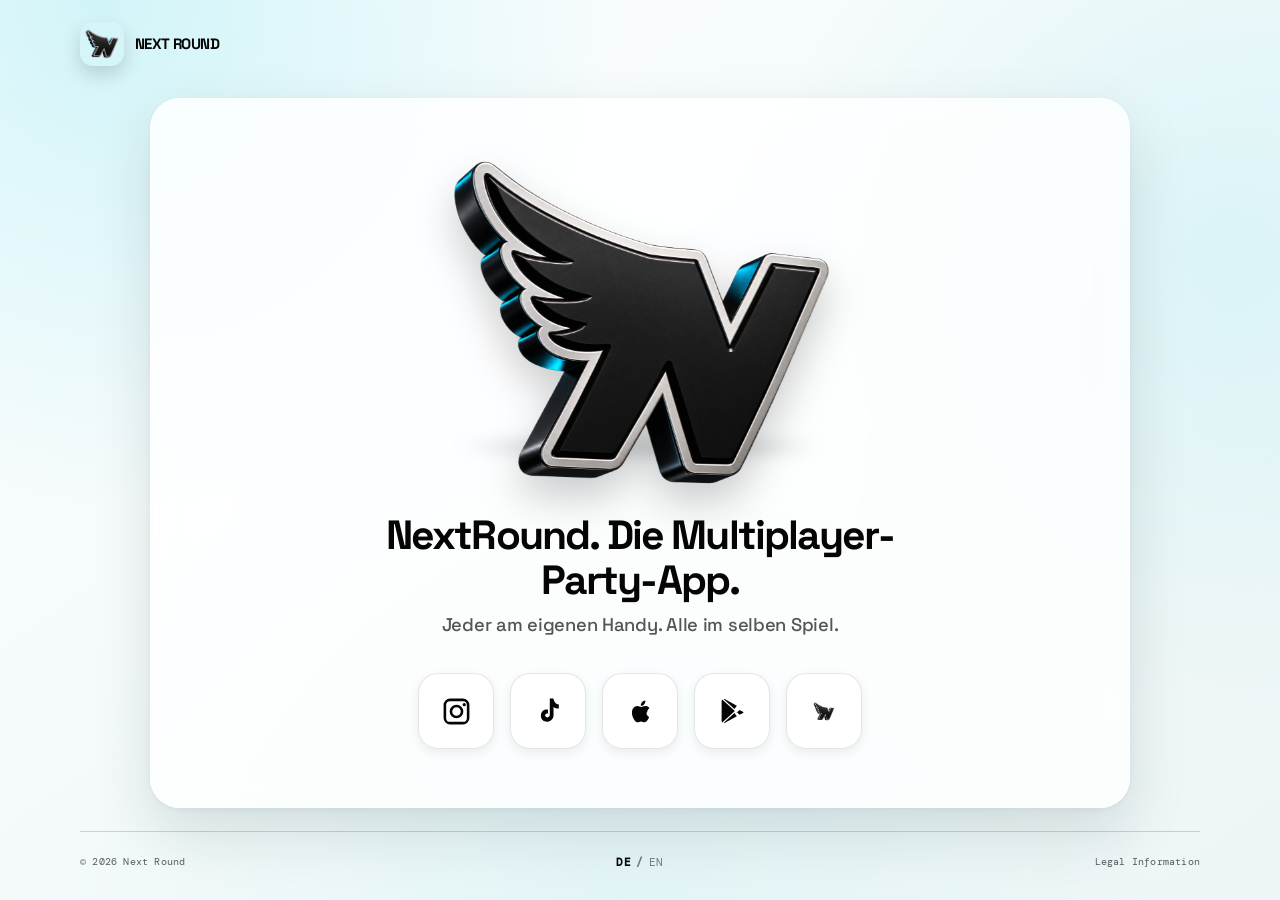
<file: index.html>
<!doctype html>
<html lang="de">
<head>
  <meta charset="utf-8">
  <meta name="viewport" content="width=device-width,initial-scale=1">
  <meta name="theme-color" content="#edf5f6">

  <title>NextRound. Die Multiplayer-Party-App.</title>

  <meta
    name="description"
    content="NextRound. Die Multiplayer-Party-App. Jeder am eigenen Handy. Alle im selben Spiel."
  >

  <meta property="og:title" content="NextRound. Die Multiplayer-Party-App.">
  <meta
    property="og:description"
    content="Jeder am eigenen Handy. Alle im selben Spiel."
  >
  <meta property="og:type" content="website">
  <meta
    property="og:image"
    content="https://ntjourney.github.io/C109D335-EFBE-4BED-9522-CA814AA267DD.png"
  >
  <meta property="og:image:alt" content="NextRound Logo">

  <meta name="twitter:card" content="summary_large_image">
  <meta name="twitter:title" content="NextRound. Die Multiplayer-Party-App.">
  <meta
    name="twitter:description"
    content="Jeder am eigenen Handy. Alle im selben Spiel."
  >
  <meta
    name="twitter:image"
    content="https://ntjourney.github.io/C109D335-EFBE-4BED-9522-CA814AA267DD.png"
  >

  <!-- styles.css: globaler Legal-Stil -->
  <!-- home.css: nur Hero, Buttons und Startseiten-Elemente -->
  <link rel="stylesheet" href="styles.css">
  <link rel="stylesheet" href="home.css">

  <style>
    /* Sprachumschaltung im Footer */
    .language-switch {
      display: flex;
      align-items: center;
      gap: 8px;
      font: 500 11px "DM Mono", monospace;
      letter-spacing: .04em;
      text-transform: uppercase;
    }

    .language-active,
    .language-separator {
      color: #050505;
      font-weight: 700;
    }

    .language-switch a {
      color: #777;
      font-weight: 400;
      text-decoration: none;
      transition: color .18s ease;
    }

    .language-switch a:hover {
      color: #168e99;
      text-decoration: underline;
      text-decoration-color: #66dce8;
    }

    /* Verhindert alte automatisch erzeugte Trenner */
    .language-switch::before,
    .language-switch::after,
    .language-switch *::before,
    .language-switch *::after {
      content: none !important;
      display: none !important;
    }

    /* Store-Modal */
    .store-modal[hidden] {
      display: none;
    }

    .store-modal {
      position: fixed;
      z-index: 1000;
      inset: 0;
    }

    .store-modal__backdrop {
      position: absolute;
      inset: 0;
      background: rgba(5, 5, 5, .42);
      backdrop-filter: blur(10px);
    }

    .store-modal__card {
      position: relative;
      z-index: 1;
      top: 50%;
      left: 50%;
      width: min(91vw, 480px);
      padding: 46px 34px 36px;
      border: 1px solid rgba(0, 0, 0, .06);
      border-radius: 30px;
      background: rgba(255, 255, 255, .97);
      box-shadow: 0 28px 80px rgba(0, 0, 0, .25);
      transform: translate(-50%, -50%);
      text-align: center;
    }

    .store-modal__close {
      position: absolute;
      top: 17px;
      right: 17px;
      display: grid;
      place-items: center;
      width: 34px;
      height: 34px;
      border: 0;
      border-radius: 50%;
      background: #f1f1f1;
      color: #050505;
      font-size: 24px;
      line-height: 1;
      cursor: pointer;
      transition: transform .18s ease, background .18s ease;
    }

    .store-modal__close:hover {
      background: #e7e7e7;
      transform: scale(1.06);
    }

    .store-modal__logo {
      display: block;
      width: 120px;
      height: 120px;
      margin: 0 auto 24px;
      object-fit: contain;
      filter: drop-shadow(0 14px 12px rgba(0, 0, 0, .22));
    }

    .store-modal__kicker {
      margin: 0 0 10px;
      color: #35bccc;
      font: 500 11px "DM Mono", monospace;
      letter-spacing: .14em;
    }

    .store-modal h2 {
      margin: 0;
      color: #050505;
      font-size: clamp(28px, 6vw, 38px);
      font-weight: 700;
      letter-spacing: -.055em;
      line-height: 1.04;
    }

    .store-modal__text {
      margin: 16px 0 25px;
      color: #555;
      font-size: 16px;
      line-height: 1.55;
    }

    @media (max-width: 680px) {
      .store-modal__card {
        padding: 42px 24px 30px;
        border-radius: 26px;
      }

      .store-modal__logo {
        width: 105px;
        height: 105px;
        margin-bottom: 20px;
      }
    }
  </style>
</head>

<body>
  <div class="site">

    <header class="site-header">
      <div class="header-inner">
        <a href="index.html" class="brand" aria-label="Next Round Startseite">
          <span class="brand-logo">
            <img
              src="C109D335-EFBE-4BED-9522-CA814AA267DD.png"
              alt="Next Round Logo"
            >
          </span>

          <span class="brand-text">
            <span class="brand-name">Next Round</span>
          </span>
        </a>
      </div>
    </header>

    <main class="site-main homepage-main">
      <section class="section homepage-section">

        <section class="hero-3d" aria-label="Rotierendes Next Round N-Logo">
          <div id="logo3d"></div>
        </section>

        <p class="claim">
          <span class="claim-main">
            NextRound. Die Multiplayer-Party-App.
          </span>

          <span class="claim-sub">
            Jeder am eigenen Handy. Alle im selben Spiel.
          </span>
        </p>

        <div class="icon-row" aria-label="Next Round Links">

          <a
            class="icon-button"
            href="https://www.instagram.com/nt_j0urney?igsh=Z3h2dmNkZ2piNjZh"
            target="_blank"
            rel="noopener"
            aria-label="Instagram"
          >
            <svg viewBox="0 0 24 24" aria-hidden="true">
              <path d="M7 2h10a5 5 0 0 1 5 5v10a5 5 0 0 1-5 5H7a5 5 0 0 1-5-5V7a5 5 0 0 1 5-5Zm0 2a3 3 0 0 0-3 3v10a3 3 0 0 0 3 3h10a3 3 0 0 0 3-3V7a3 3 0 0 0-3-3H7Zm5 2.7A5.3 5.3 0 1 1 6.7 12 5.3 5.3 0 0 1 12 6.7Zm0 2A3.3 3.3 0 1 0 15.3 12 3.3 3.3 0 0 0 12 8.7ZM18 5.5a1.25 1.25 0 1 1 0 2.5 1.25 1.25 0 0 1 0-2.5Z"/>
            </svg>
          </a>

          <a
            class="icon-button"
            href="https://www.tiktok.com/@nt_journey?_r=1&_t=ZG-98kAqMVzl0T"
            target="_blank"
            rel="noopener"
            aria-label="TikTok"
          >
            <svg viewBox="0 0 24 24" aria-hidden="true">
              <path d="M15.8 2c.4 2.7 1.9 4.4 4.2 4.6v3.1c-1.5.1-2.8-.4-4.1-1.2v6.2c0 5-5.5 6.5-8.3 4.1-1.8-1.5-2-5.1-.4-6.8 1.1-1.2 2.6-1.7 4.4-1.4v3.1c-.8-.3-1.7.1-2 .7-.4.9.1 1.9 1 2.1 1.3.4 2.4-.6 2.4-1.9V2h2.8Z"/>
            </svg>
          </a>

          <button
            class="icon-button"
            type="button"
            data-store-modal
            aria-label="App Store"
          >
            <svg viewBox="0 0 24 24" aria-hidden="true">
              <path d="M17.1 12.7c0-2.2 1.8-3.2 1.9-3.3-1-1.5-2.6-1.7-3.2-1.7-1.4-.1-2.7.8-3.4.8-.7 0-1.7-.8-2.8-.8-1.5 0-2.8.9-3.5 2.2-1.5 2.6-.4 6.4 1 8.4.7 1 1.5 2.1 2.6 2.1 1 0 1.4-.7 2.7-.7 1.2 0 1.6.7 2.7.7 1.1 0 1.8-1 2.5-2 .8-1.1 1.1-2.2 1.1-2.3-.1 0-2.1-.8-2.1-3.4ZM14.9 6.3c.6-.8 1-1.8.9-2.9-.9 0-2 .6-2.6 1.4-.6.7-1.1 1.8-1 2.8 1 .1 2-.5 2.7-1.3Z"/>
            </svg>
          </button>

          <a
  class="icon-button"
  href="https://play.google.com/store/apps/details?id=com.base6a188fab0ca09e94f1d727ea.app"
  target="_blank"
  rel="noopener"
  aria-label="NextRound bei Google Play öffnen"
>
  <svg class="play" viewBox="0 0 24 24" aria-hidden="true">
    <path d="M3.5 2.4 13.9 12 3.5 21.6c-.3-.4-.5-.9-.5-1.5V3.9c0-.6.2-1.1.5-1.5Zm11.9 11 2.5-2.3c.8.4 2.2 1.2 2.8 1.5.5.3.5.8 0 1.1l-2.8 1.5-2.5-2.4Zm-1.8.2-8.8 8.1c.4.2.9.2 1.4-.1l9.4-5.2-2-2.8Zm0-3.2 2-2.8-9.4-5.2c-.5-.3-1-.3-1.4-.1l8.8 8.1Z"/>
  </svg>
</a>

          <a
            class="icon-button"
            href="https://nextround.website/"
            target="_blank"
            rel="noopener"
            aria-label="NextRound Web-App öffnen"
          >
            <img
              src="C109D335-EFBE-4BED-9522-CA814AA267DD.png"
              alt=""
              aria-hidden="true"
              style="width:28px;height:28px;object-fit:contain"
            >
          </a>

        </div>
      </section>
    </main>

    <footer class="site-footer">
      <div class="footer-inner">
        <div>© <span id="year"></span> Next Round</div>

        <div class="language-switch" aria-label="Sprache">
          <span class="language-active">DE</span>
          <span class="language-separator" aria-hidden="true">/</span>
          <a href="en/index.html" lang="en">EN</a>
        </div>

        <nav class="footer-links" aria-label="Rechtliches">
          <a href="legal.html">Legal Information</a>
        </nav>
      </div>
    </footer>

  </div>

  <div
    class="store-modal"
    id="store-modal"
    hidden
    role="dialog"
    aria-modal="true"
    aria-labelledby="modal-title"
  >
    <div class="store-modal__backdrop" data-close-modal></div>

    <section class="store-modal__card">
      <button
        class="store-modal__close"
        type="button"
        aria-label="Schließen"
        data-close-modal
      >
        ×
      </button>

      <img
        class="store-modal__logo"
        src="C109D335-EFBE-4BED-9522-CA814AA267DD.png"
        alt="NextRound Logo"
      >

      <p class="store-modal__kicker">COMING SOON</p>

      <h2 id="modal-title">
        Die App ist bald verfügbar.
      </h2>

      <p class="store-modal__text">
        Wir arbeiten mit Hochdruck daran.<br>
        Sei gespannt!
      </p>
    </section>
  </div>

  <script>
    document.getElementById("year").textContent =
      new Date().getFullYear();

    const storeModal =
      document.getElementById("store-modal");

    const openStoreModal = () => {
      storeModal.hidden = false;
      document.body.style.overflow = "hidden";
    };

    const closeStoreModal = () => {
      storeModal.hidden = true;
      document.body.style.overflow = "";
    };

    document
      .querySelectorAll("[data-store-modal]")
      .forEach((button) => {
        button.addEventListener("click", openStoreModal);
      });

    document
      .querySelectorAll("[data-close-modal]")
      .forEach((button) => {
        button.addEventListener("click", closeStoreModal);
      });

    document.addEventListener("keydown", (event) => {
      if (event.key === "Escape" && !storeModal.hidden) {
        closeStoreModal();
      }
    });
  </script>

  <script type="module" src="hero-3d.js"></script>
</body>
</html>
</file>
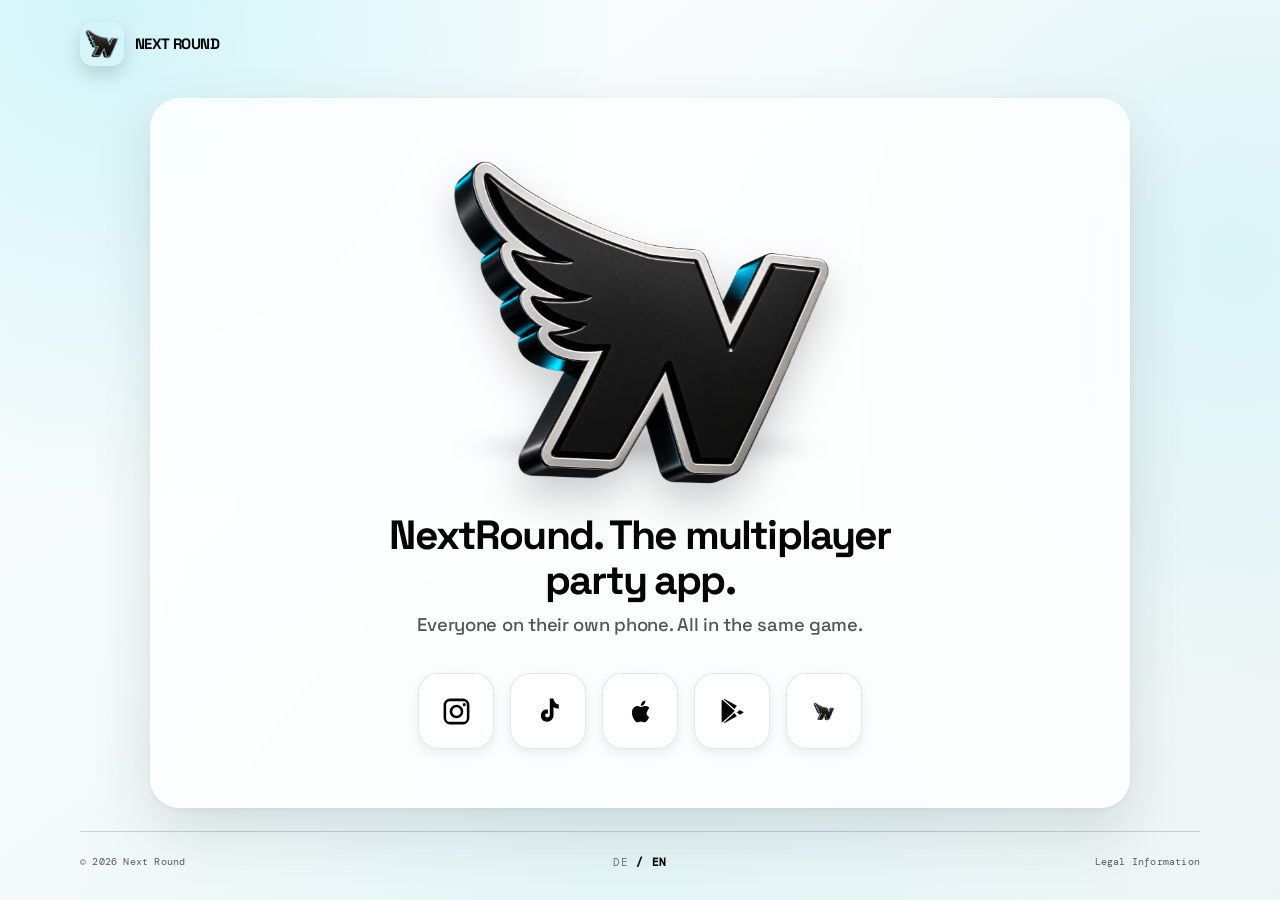
<file: en/index.html>
<!doctype html>
<html lang="en">
<head>
  <meta charset="utf-8">
  <meta name="viewport" content="width=device-width,initial-scale=1">
  <meta name="theme-color" content="#edf5f6">

  <title>NextRound. The multiplayer party app.</title>

  <meta
    name="description"
    content="NextRound. The multiplayer party app. Everyone on their own phone. All in the same game."
  >

  <meta property="og:title" content="NextRound. The multiplayer party app.">
  <meta
    property="og:description"
    content="Everyone on their own phone. All in the same game."
  >
  <meta property="og:type" content="website">
  <meta
    property="og:image"
    content="https://ntjourney.github.io/en/C109D335-EFBE-4BED-9522-CA814AA267DD.png"
  >
  <meta property="og:image:alt" content="NextRound Logo">

  <meta name="twitter:card" content="summary_large_image">
  <meta name="twitter:title" content="NextRound. The multiplayer party app.">
  <meta
    name="twitter:description"
    content="Everyone on their own phone. All in the same game."
  >
  <meta
    name="twitter:image"
    content="https://ntjourney.github.io/en/C109D335-EFBE-4BED-9522-CA814AA267DD.png"
  >

  <link rel="alternate" hreflang="de" href="https://ntjourney.github.io/">
  <link rel="alternate" hreflang="en" href="https://ntjourney.github.io/en/">
  <link rel="alternate" hreflang="x-default" href="https://ntjourney.github.io/">

  <!-- styles.css: global legal styles -->
  <!-- home.css: hero, buttons and homepage elements -->
  <link rel="stylesheet" href="styles.css">
  <link rel="stylesheet" href="home.css">

  <style>
    /* Language switcher in footer */
    .language-switch {
      display: flex;
      align-items: center;
      gap: 8px;
      font: 500 11px "DM Mono", monospace;
      letter-spacing: .04em;
      text-transform: uppercase;
    }

    .language-active,
    .language-separator {
      color: #050505;
      font-weight: 700;
    }

    .language-switch a {
      color: #777;
      font-weight: 400;
      text-decoration: none;
      transition: color .18s ease;
    }

    .language-switch a:hover {
      color: #168e99;
      text-decoration: underline;
      text-decoration-color: #66dce8;
    }

    /* Prevent previously generated separators */
    .language-switch::before,
    .language-switch::after,
    .language-switch *::before,
    .language-switch *::after {
      content: none !important;
      display: none !important;
    }

    /* Store modal */
    .store-modal[hidden] {
      display: none;
    }

    .store-modal {
      position: fixed;
      z-index: 1000;
      inset: 0;
    }

    .store-modal__backdrop {
      position: absolute;
      inset: 0;
      background: rgba(5, 5, 5, .42);
      backdrop-filter: blur(10px);
    }

    .store-modal__card {
      position: relative;
      z-index: 1;
      top: 50%;
      left: 50%;
      width: min(91vw, 480px);
      padding: 46px 34px 36px;
      border: 1px solid rgba(0, 0, 0, .06);
      border-radius: 30px;
      background: rgba(255, 255, 255, .97);
      box-shadow: 0 28px 80px rgba(0, 0, 0, .25);
      transform: translate(-50%, -50%);
      text-align: center;
    }

    .store-modal__close {
      position: absolute;
      top: 17px;
      right: 17px;
      display: grid;
      place-items: center;
      width: 34px;
      height: 34px;
      border: 0;
      border-radius: 50%;
      background: #f1f1f1;
      color: #050505;
      font-size: 24px;
      line-height: 1;
      cursor: pointer;
      transition: transform .18s ease, background .18s ease;
    }

    .store-modal__close:hover {
      background: #e7e7e7;
      transform: scale(1.06);
    }

    .store-modal__logo {
      display: block;
      width: 120px;
      height: 120px;
      margin: 0 auto 24px;
      object-fit: contain;
      filter: drop-shadow(0 14px 12px rgba(0, 0, 0, .22));
    }

    .store-modal__kicker {
      margin: 0 0 10px;
      color: #35bccc;
      font: 500 11px "DM Mono", monospace;
      letter-spacing: .14em;
    }

    .store-modal h2 {
      margin: 0;
      color: #050505;
      font-size: clamp(28px, 6vw, 38px);
      font-weight: 700;
      letter-spacing: -.055em;
      line-height: 1.04;
    }

    .store-modal__text {
      margin: 16px 0 25px;
      color: #555;
      font-size: 16px;
      line-height: 1.55;
    }

    @media (max-width: 680px) {
      .store-modal__card {
        padding: 42px 24px 30px;
        border-radius: 26px;
      }

      .store-modal__logo {
        width: 105px;
        height: 105px;
        margin-bottom: 20px;
      }
    }
  </style>
</head>

<body>
  <div class="site">

    <header class="site-header">
      <div class="header-inner">
        <a href="index.html" class="brand" aria-label="NextRound homepage">
          <span class="brand-logo">
            <img
              src="C109D335-EFBE-4BED-9522-CA814AA267DD.png"
              alt="NextRound Logo"
            >
          </span>

          <span class="brand-text">
            <span class="brand-name">Next Round</span>
          </span>
        </a>
      </div>
    </header>

    <main class="site-main homepage-main">
      <section class="section homepage-section">

        <section class="hero-3d" aria-label="Rotating NextRound N logo">
          <div id="logo3d"></div>
        </section>

        <p class="claim">
          <span class="claim-main">
            NextRound. The multiplayer party app.
          </span>

          <span class="claim-sub">
            Everyone on their own phone. All in the same game.
          </span>
        </p>

        <div class="icon-row" aria-label="NextRound links">

          <a
            class="icon-button"
            href="https://www.instagram.com/nt_j0urney?igsh=Z3h2dmNkZ2piNjZh"
            target="_blank"
            rel="noopener"
            aria-label="Instagram"
          >
            <svg viewBox="0 0 24 24" aria-hidden="true">
              <path d="M7 2h10a5 5 0 0 1 5 5v10a5 5 0 0 1-5 5H7a5 5 0 0 1-5-5V7a5 5 0 0 1 5-5Zm0 2a3 3 0 0 0-3 3v10a3 3 0 0 0 3 3h10a3 3 0 0 0 3-3V7a3 3 0 0 0-3-3H7Zm5 2.7A5.3 5.3 0 1 1 6.7 12 5.3 5.3 0 0 1 12 6.7Zm0 2A3.3 3.3 0 1 0 15.3 12 3.3 3.3 0 0 0 12 8.7ZM18 5.5a1.25 1.25 0 1 1 0 2.5 1.25 1.25 0 0 1 0-2.5Z"/>
            </svg>
          </a>

          <a
            class="icon-button"
            href="https://www.tiktok.com/@nt_journey?_r=1&_t=ZG-98kAqMVzl0T"
            target="_blank"
            rel="noopener"
            aria-label="TikTok"
          >
            <svg viewBox="0 0 24 24" aria-hidden="true">
              <path d="M15.8 2c.4 2.7 1.9 4.4 4.2 4.6v3.1c-1.5.1-2.8-.4-4.1-1.2v6.2c0 5-5.5 6.5-8.3 4.1-1.8-1.5-2-5.1-.4-6.8 1.1-1.2 2.6-1.7 4.4-1.4v3.1c-.8-.3-1.7.1-2 .7-.4.9.1 1.9 1 2.1 1.3.4 2.4-.6 2.4-1.9V2h2.8Z"/>
            </svg>
          </a>

          <button
            class="icon-button"
            type="button"
            data-store-modal
            aria-label="App Store"
          >
            <svg viewBox="0 0 24 24" aria-hidden="true">
              <path d="M17.1 12.7c0-2.2 1.8-3.2 1.9-3.3-1-1.5-2.6-1.7-3.2-1.7-1.4-.1-2.7.8-3.4.8-.7 0-1.7-.8-2.8-.8-1.5 0-2.8.9-3.5 2.2-1.5 2.6-.4 6.4 1 8.4.7 1 1.5 2.1 2.6 2.1 1 0 1.4-.7 2.7-.7 1.2 0 1.6.7 2.7.7 1.1 0 1.8-1 2.5-2 .8-1.1 1.1-2.2 1.1-2.3-.1 0-2.1-.8-2.1-3.4ZM14.9 6.3c.6-.8 1-1.8.9-2.9-.9 0-2 .6-2.6 1.4-.6.7-1.1 1.8-1 2.8 1 .1 2-.5 2.7-1.3Z"/>
            </svg>
          </button>

          <a
  class="icon-button"
  href="https://play.google.com/store/apps/details?id=com.base6a188fab0ca09e94f1d727ea.app"
  target="_blank"
  rel="noopener"
  aria-label="Open NextRound on Google Play"
>
  <svg class="play" viewBox="0 0 24 24" aria-hidden="true">
    <path d="M3.5 2.4 13.9 12 3.5 21.6c-.3-.4-.5-.9-.5-1.5V3.9c0-.6.2-1.1.5-1.5Zm11.9 11 2.5-2.3c.8.4 2.2 1.2 2.8 1.5.5.3.5.8 0 1.1l-2.8 1.5-2.5-2.4Zm-1.8.2-8.8 8.1c.4.2.9.2 1.4-.1l9.4-5.2-2-2.8Zm0-3.2 2-2.8-9.4-5.2c-.5-.3-1-.3-1.4-.1l8.8 8.1Z"/>
  </svg>
</a>

          <a
            class="icon-button"
            href="https://nextround.website/"
            target="_blank"
            rel="noopener"
            aria-label="Open the NextRound web app"
          >
            <img
              src="C109D335-EFBE-4BED-9522-CA814AA267DD.png"
              alt=""
              aria-hidden="true"
              style="width:28px;height:28px;object-fit:contain"
            >
          </a>

        </div>
      </section>
    </main>

    <footer class="site-footer">
      <div class="footer-inner">
        <div>© <span id="year"></span> Next Round</div>

        <div class="language-switch" aria-label="Language">
          <a href="../index.html" lang="de">DE</a>
          <span class="language-separator" aria-hidden="true">/</span>
          <span class="language-active">EN</span>
        </div>

        <nav class="footer-links" aria-label="Legal">
          <a href="legal.html">Legal Information</a>
        </nav>
      </div>
    </footer>

  </div>

  <div
    class="store-modal"
    id="store-modal"
    hidden
    role="dialog"
    aria-modal="true"
    aria-labelledby="modal-title"
  >
    <div class="store-modal__backdrop" data-close-modal></div>

    <section class="store-modal__card">
      <button
        class="store-modal__close"
        type="button"
        aria-label="Close"
        data-close-modal
      >
        ×
      </button>

      <img
        class="store-modal__logo"
        src="C109D335-EFBE-4BED-9522-CA814AA267DD.png"
        alt="NextRound Logo"
      >

      <p class="store-modal__kicker">COMING SOON</p>

      <h2 id="modal-title">
        The app is coming soon.
      </h2>

      <p class="store-modal__text">
        We are working hard to make it happen.<br>
        Stay tuned!
      </p>
    </section>
  </div>

  <script>
    document.getElementById("year").textContent =
      new Date().getFullYear();

    const storeModal =
      document.getElementById("store-modal");

    const openStoreModal = () => {
      storeModal.hidden = false;
      document.body.style.overflow = "hidden";
    };

    const closeStoreModal = () => {
      storeModal.hidden = true;
      document.body.style.overflow = "";
    };

    document
      .querySelectorAll("[data-store-modal]")
      .forEach((button) => {
        button.addEventListener("click", openStoreModal);
      });

    document
      .querySelectorAll("[data-close-modal]")
      .forEach((button) => {
        button.addEventListener("click", closeStoreModal);
      });

    document.addEventListener("keydown", (event) => {
      if (event.key === "Escape" && !storeModal.hidden) {
        closeStoreModal();
      }
    });
  </script>

  <script type="module" src="hero-3d.js"></script>
</body>
</html>
</file>
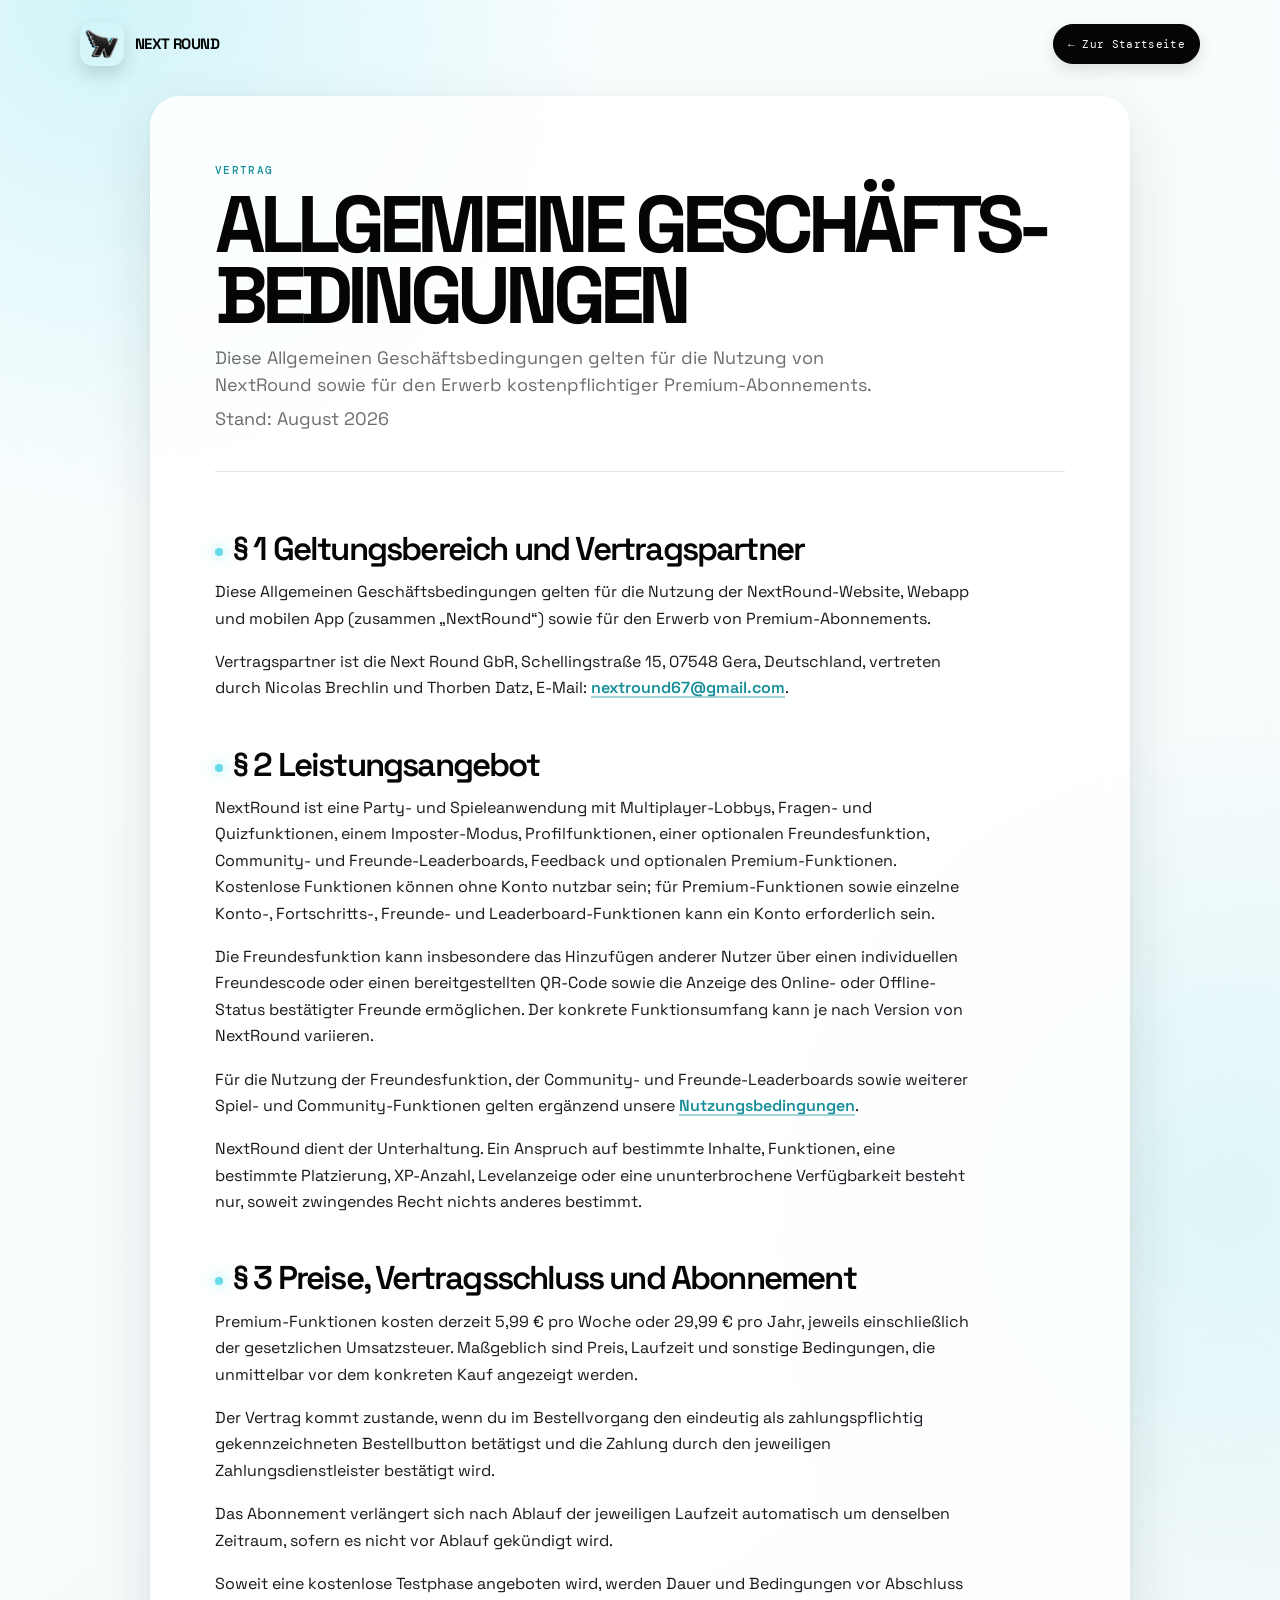
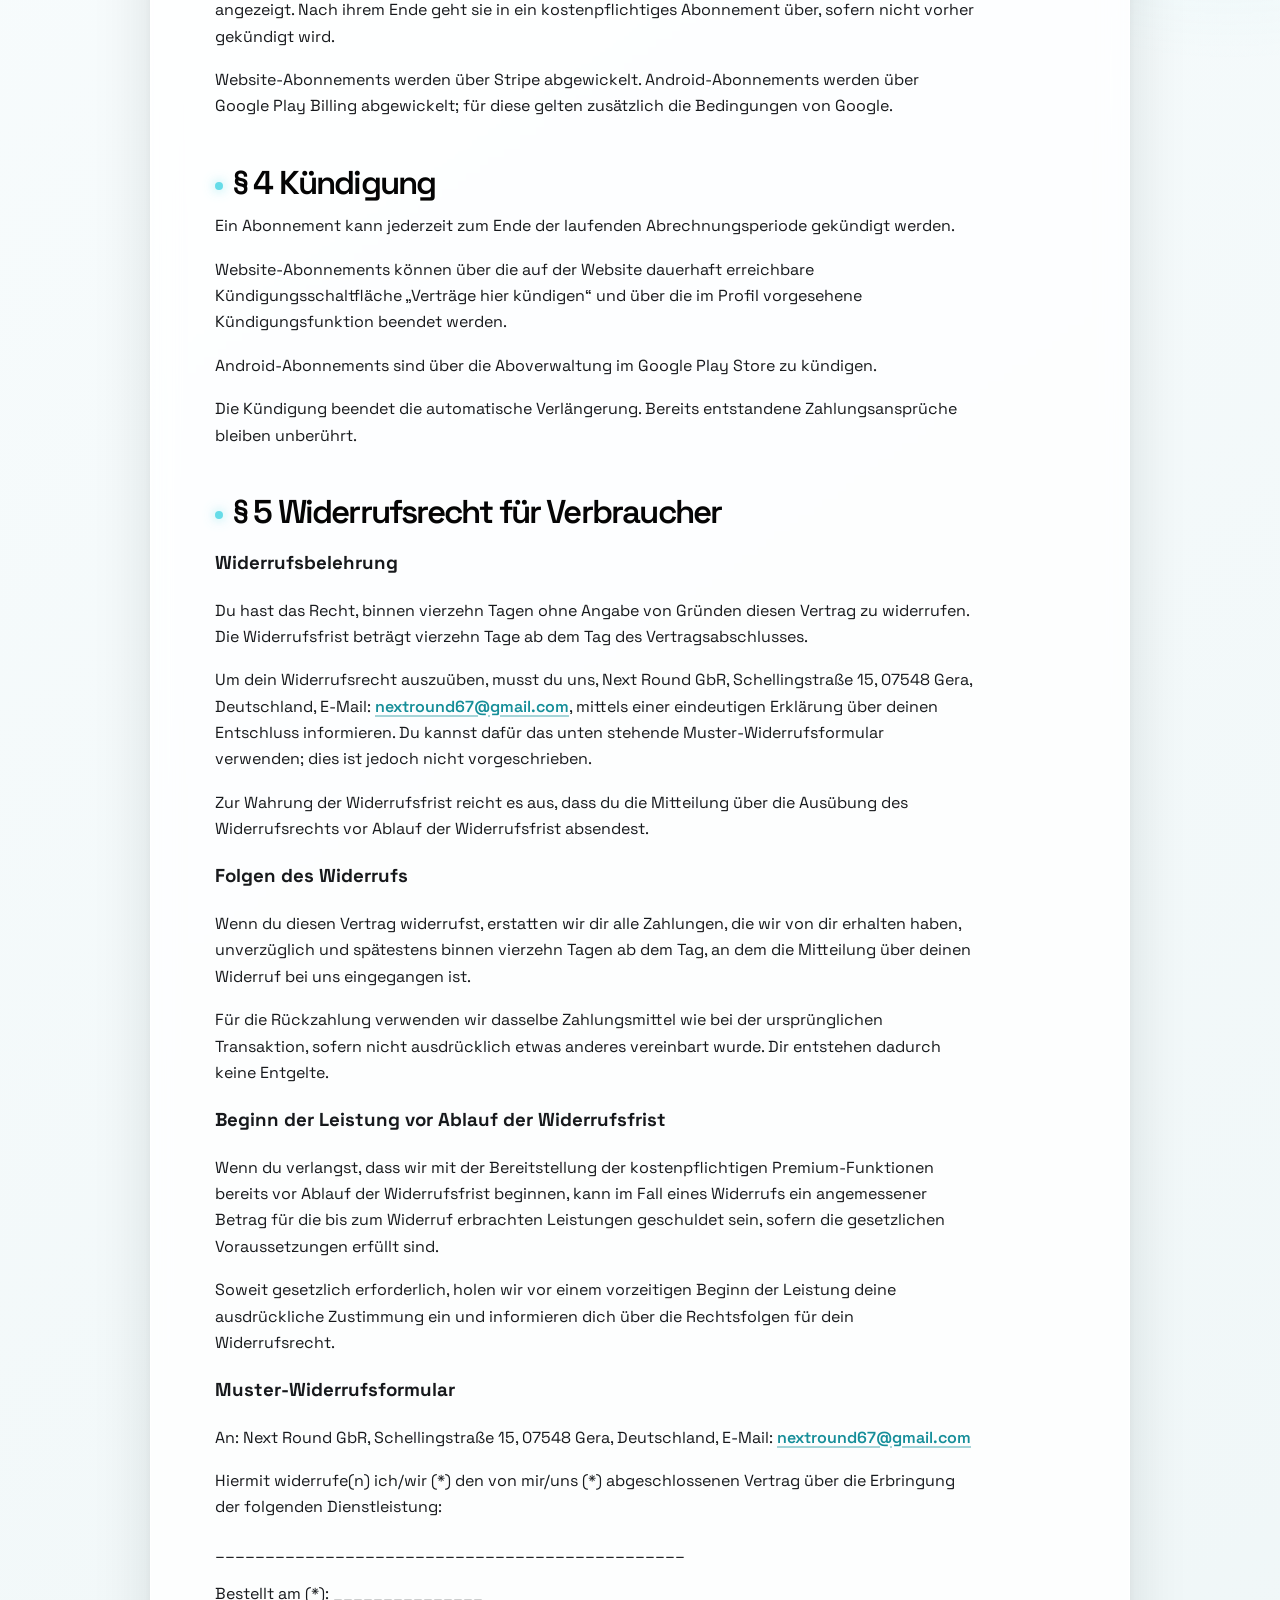
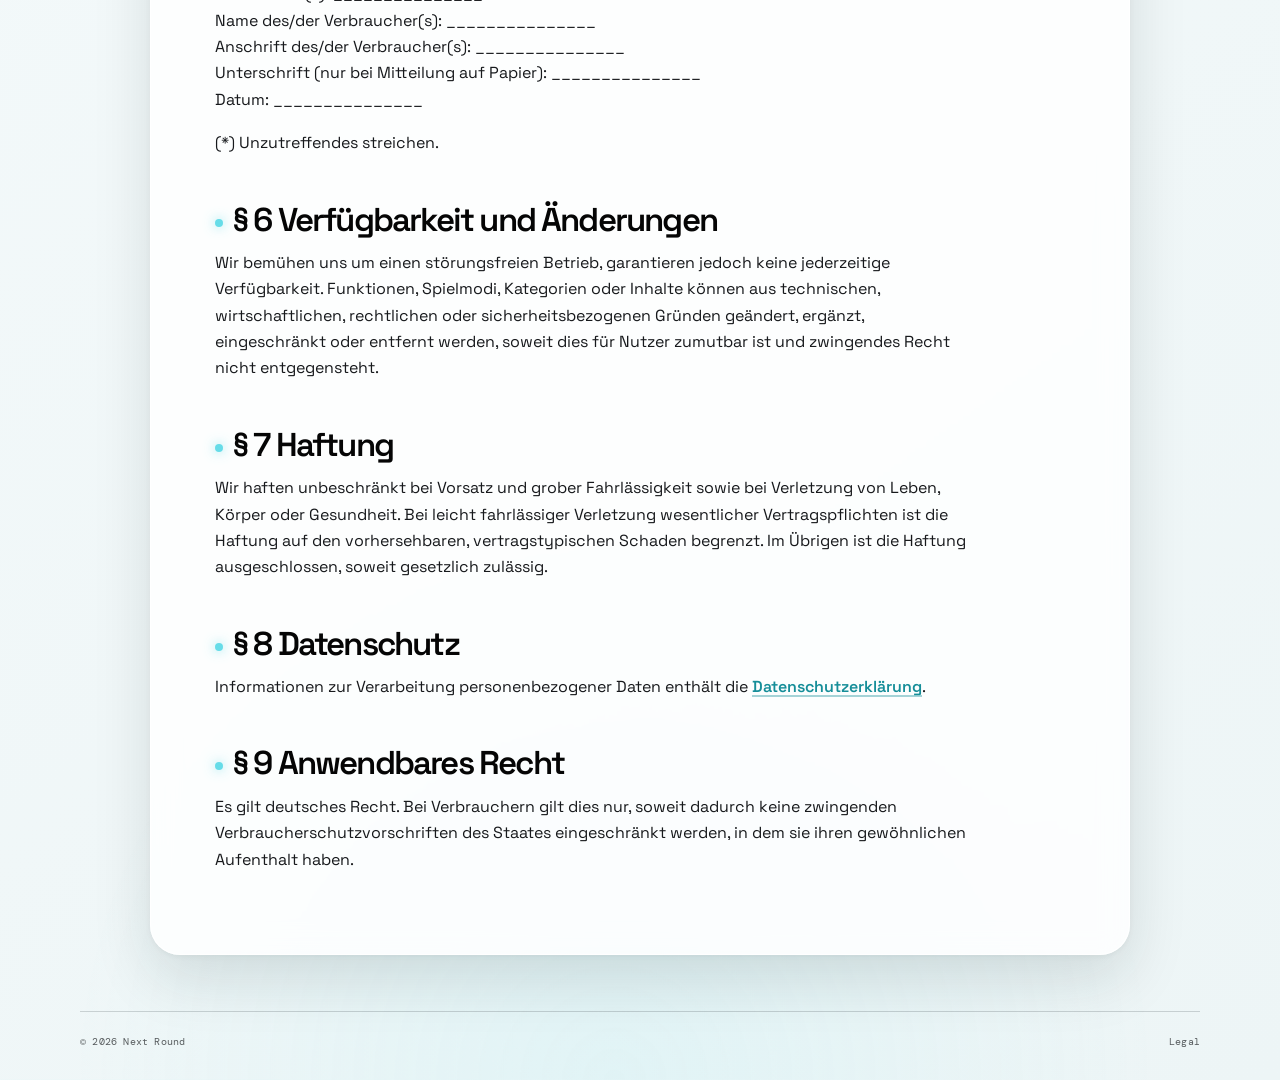
<file: agb.html>
<!doctype html>
<html lang="de">
<head>
  <meta charset="utf-8" />
  <meta name="viewport" content="width=device-width, initial-scale=1" />
  <meta name="robots" content="noindex,follow" />
  <title>Allgemeine Geschäftsbedingungen – Next Round</title>
  <link rel="stylesheet" href="styles.css" />
</head>

<body>
  <div class="site">
    <header class="site-header">
      <div class="header-inner">
        <a href="index.html" class="brand" aria-label="Next Round Startseite">
          <span class="brand-logo">
            <img
              src="C109D335-EFBE-4BED-9522-CA814AA267DD.png"
              alt="Next Round Logo"
            />
          </span>

          <span class="brand-text">
            <span class="brand-name">Next Round</span>
          </span>
        </a>

        <a href="index.html" class="header-link">← Zur Startseite</a>
      </div>
    </header>

    <main class="site-main">
      <section class="section">
        <header class="legal-page-header">
          <div class="legal-kicker">Vertrag</div>

          <h1 class="legal-title">Allgemeine Geschäfts&shy;bedingungen</h1>

          <p class="legal-intro">
            Diese Allgemeinen Geschäftsbedingungen gelten für die Nutzung von
            NextRound sowie für den Erwerb kostenpflichtiger Premium-Abonnements.
          </p>

          <p class="legal-intro">Stand: August 2026</p>
</header>

<article class="legal-content">
  <h2>§ 1 Geltungsbereich und Vertragspartner</h2>

        <p>
          Diese Allgemeinen Geschäftsbedingungen gelten für die Nutzung der
          NextRound-Website, Webapp und mobilen App (zusammen „NextRound“) sowie
          für den Erwerb von Premium-Abonnements.
        </p>

        <p>
          Vertragspartner ist die Next Round GbR, Schellingstraße 15, 07548 Gera,
          Deutschland, vertreten durch Nicolas Brechlin und Thorben Datz,
          E-Mail:
          <a href="mailto:nextround67@gmail.com">nextround67@gmail.com</a>.
        </p>

        <h2>§ 2 Leistungsangebot</h2>

        <p>
          NextRound ist eine Party- und Spieleanwendung mit Multiplayer-Lobbys,
          Fragen- und Quizfunktionen, einem Imposter-Modus, Profilfunktionen,
          einer optionalen Freundesfunktion, Community- und Freunde-Leaderboards,
          Feedback und optionalen Premium-Funktionen. Kostenlose Funktionen können
          ohne Konto nutzbar sein; für Premium-Funktionen sowie einzelne Konto-,
          Fortschritts-, Freunde- und Leaderboard-Funktionen kann ein Konto erforderlich
          sein.
        </p>

        <p>
          Die Freundesfunktion kann insbesondere das Hinzufügen anderer Nutzer über
          einen individuellen Freundescode oder einen bereitgestellten QR-Code sowie
          die Anzeige des Online- oder Offline-Status bestätigter Freunde ermöglichen.
          Der konkrete Funktionsumfang kann je nach Version von NextRound variieren.
        </p>

        <p>
          Für die Nutzung der Freundesfunktion, der Community- und Freunde-Leaderboards
          sowie weiterer Spiel- und Community-Funktionen gelten ergänzend unsere
          <a href="nutzungsbedingungen.html">Nutzungsbedingungen</a>.
        </p>

        <p>
          NextRound dient der Unterhaltung. Ein Anspruch auf bestimmte Inhalte,
          Funktionen, eine bestimmte Platzierung, XP-Anzahl, Levelanzeige oder eine
          ununterbrochene Verfügbarkeit besteht nur, soweit zwingendes Recht nichts
          anderes bestimmt.
        </p>

        <h2>§ 3 Preise, Vertragsschluss und Abonnement</h2>

        <p>
          Premium-Funktionen kosten derzeit 5,99 € pro Woche oder 29,99 € pro Jahr,
          jeweils einschließlich der gesetzlichen Umsatzsteuer. Maßgeblich sind Preis,
          Laufzeit und sonstige Bedingungen, die unmittelbar vor dem konkreten Kauf
          angezeigt werden.
        </p>

        <p>
          Der Vertrag kommt zustande, wenn du im Bestellvorgang den eindeutig als
          zahlungspflichtig gekennzeichneten Bestellbutton betätigst und die Zahlung
          durch den jeweiligen Zahlungsdienstleister bestätigt wird.
        </p>

        <p>
          Das Abonnement verlängert sich nach Ablauf der jeweiligen Laufzeit
          automatisch um denselben Zeitraum, sofern es nicht vor Ablauf gekündigt
          wird.
        </p>

        <p>
          Soweit eine kostenlose Testphase angeboten wird, werden Dauer und Bedingungen
          vor Abschluss angezeigt. Nach ihrem Ende geht sie in ein kostenpflichtiges
          Abonnement über, sofern nicht vorher gekündigt wird.
        </p>

        <p>
          Website-Abonnements werden über Stripe abgewickelt. Android-Abonnements
          werden über Google Play Billing abgewickelt; für diese gelten zusätzlich
          die Bedingungen von Google.
        </p>

        <h2>§ 4 Kündigung</h2>

        <p>
          Ein Abonnement kann jederzeit zum Ende der laufenden Abrechnungsperiode
          gekündigt werden.
        </p>

        <p>
          Website-Abonnements können über die auf der Website dauerhaft erreichbare
          Kündigungsschaltfläche „Verträge hier kündigen“ und über die im Profil
          vorgesehene Kündigungsfunktion beendet werden.
        </p>

        <p>
          Android-Abonnements sind über die Aboverwaltung im Google Play Store zu
          kündigen.
        </p>

        <p>
          Die Kündigung beendet die automatische Verlängerung. Bereits entstandene
          Zahlungsansprüche bleiben unberührt.
        </p>

        <h2>§ 5 Widerrufsrecht für Verbraucher</h2>

        <h3>Widerrufsbelehrung</h3>

        <p>
          Du hast das Recht, binnen vierzehn Tagen ohne Angabe von Gründen diesen
          Vertrag zu widerrufen. Die Widerrufsfrist beträgt vierzehn Tage ab dem Tag
          des Vertragsabschlusses.
        </p>

        <p>
          Um dein Widerrufsrecht auszuüben, musst du uns, Next Round GbR,
          Schellingstraße 15, 07548 Gera, Deutschland, E-Mail:
          <a href="mailto:nextround67@gmail.com">nextround67@gmail.com</a>,
          mittels einer eindeutigen Erklärung über deinen Entschluss informieren.
          Du kannst dafür das unten stehende Muster-Widerrufsformular verwenden;
          dies ist jedoch nicht vorgeschrieben.
        </p>

        <p>
          Zur Wahrung der Widerrufsfrist reicht es aus, dass du die Mitteilung über
          die Ausübung des Widerrufsrechts vor Ablauf der Widerrufsfrist absendest.
        </p>

        <h3>Folgen des Widerrufs</h3>

        <p>
          Wenn du diesen Vertrag widerrufst, erstatten wir dir alle Zahlungen, die
          wir von dir erhalten haben, unverzüglich und spätestens binnen vierzehn
          Tagen ab dem Tag, an dem die Mitteilung über deinen Widerruf bei uns
          eingegangen ist.
        </p>

        <p>
          Für die Rückzahlung verwenden wir dasselbe Zahlungsmittel wie bei der
          ursprünglichen Transaktion, sofern nicht ausdrücklich etwas anderes
          vereinbart wurde. Dir entstehen dadurch keine Entgelte.
        </p>

        <h3>Beginn der Leistung vor Ablauf der Widerrufsfrist</h3>

        <p>
          Wenn du verlangst, dass wir mit der Bereitstellung der kostenpflichtigen
          Premium-Funktionen bereits vor Ablauf der Widerrufsfrist beginnen, kann
          im Fall eines Widerrufs ein angemessener Betrag für die bis zum Widerruf
          erbrachten Leistungen geschuldet sein, sofern die gesetzlichen
          Voraussetzungen erfüllt sind.
        </p>

        <p>
          Soweit gesetzlich erforderlich, holen wir vor einem vorzeitigen Beginn
          der Leistung deine ausdrückliche Zustimmung ein und informieren dich über
          die Rechtsfolgen für dein Widerrufsrecht.
        </p>

        <h3>Muster-Widerrufsformular</h3>

        <p>
          An: Next Round GbR, Schellingstraße 15, 07548 Gera, Deutschland,
          E-Mail:
          <a href="mailto:nextround67@gmail.com">nextround67@gmail.com</a>
        </p>

        <p>
          Hiermit widerrufe(n) ich/wir (*) den von mir/uns (*) abgeschlossenen Vertrag
          über die Erbringung der folgenden Dienstleistung:
        </p>

        <p>
          _______________________________________________
        </p>

        <p>
          Bestellt am (*): _______________<br />
          Name des/der Verbraucher(s): _______________<br />
          Anschrift des/der Verbraucher(s): _______________<br />
          Unterschrift (nur bei Mitteilung auf Papier): _______________<br />
          Datum: _______________
        </p>

        <p>
          (*) Unzutreffendes streichen.
        </p>

        <h2>§ 6 Verfügbarkeit und Änderungen</h2>

        <p>
          Wir bemühen uns um einen störungsfreien Betrieb, garantieren jedoch keine
          jederzeitige Verfügbarkeit. Funktionen, Spielmodi, Kategorien oder Inhalte
          können aus technischen, wirtschaftlichen, rechtlichen oder sicherheitsbezogenen
          Gründen geändert, ergänzt, eingeschränkt oder entfernt werden, soweit dies
          für Nutzer zumutbar ist und zwingendes Recht nicht entgegensteht.
        </p>

        <h2>§ 7 Haftung</h2>

        <p>
          Wir haften unbeschränkt bei Vorsatz und grober Fahrlässigkeit sowie bei
          Verletzung von Leben, Körper oder Gesundheit. Bei leicht fahrlässiger
          Verletzung wesentlicher Vertragspflichten ist die Haftung auf den
          vorhersehbaren, vertragstypischen Schaden begrenzt. Im Übrigen ist die
          Haftung ausgeschlossen, soweit gesetzlich zulässig.
        </p>

        <h2>§ 8 Datenschutz</h2>

        <p>
          Informationen zur Verarbeitung personenbezogener Daten enthält die
          <a href="datenschutz.html">Datenschutzerklärung</a>.
        </p>

   <h2>§ 9 Anwendbares Recht</h2>

<p>
  Es gilt deutsches Recht. Bei Verbrauchern gilt dies nur, soweit dadurch
  keine zwingenden Verbraucherschutzvorschriften des Staates eingeschränkt
  werden, in dem sie ihren gewöhnlichen Aufenthalt haben.
</p>
</article>
</section>
    </main>

    <footer class="site-footer">
      <div class="footer-inner">
        <div>© <span id="year"></span> Next Round</div>

        <nav class="footer-links" aria-label="Rechtliches">
          <a href="legal.html">Legal</a>
        </nav>
      </div>
    </footer>
  </div>

  <script>
    document.getElementById("year").textContent = new Date().getFullYear();
  </script>
</body>
</html>
</file>
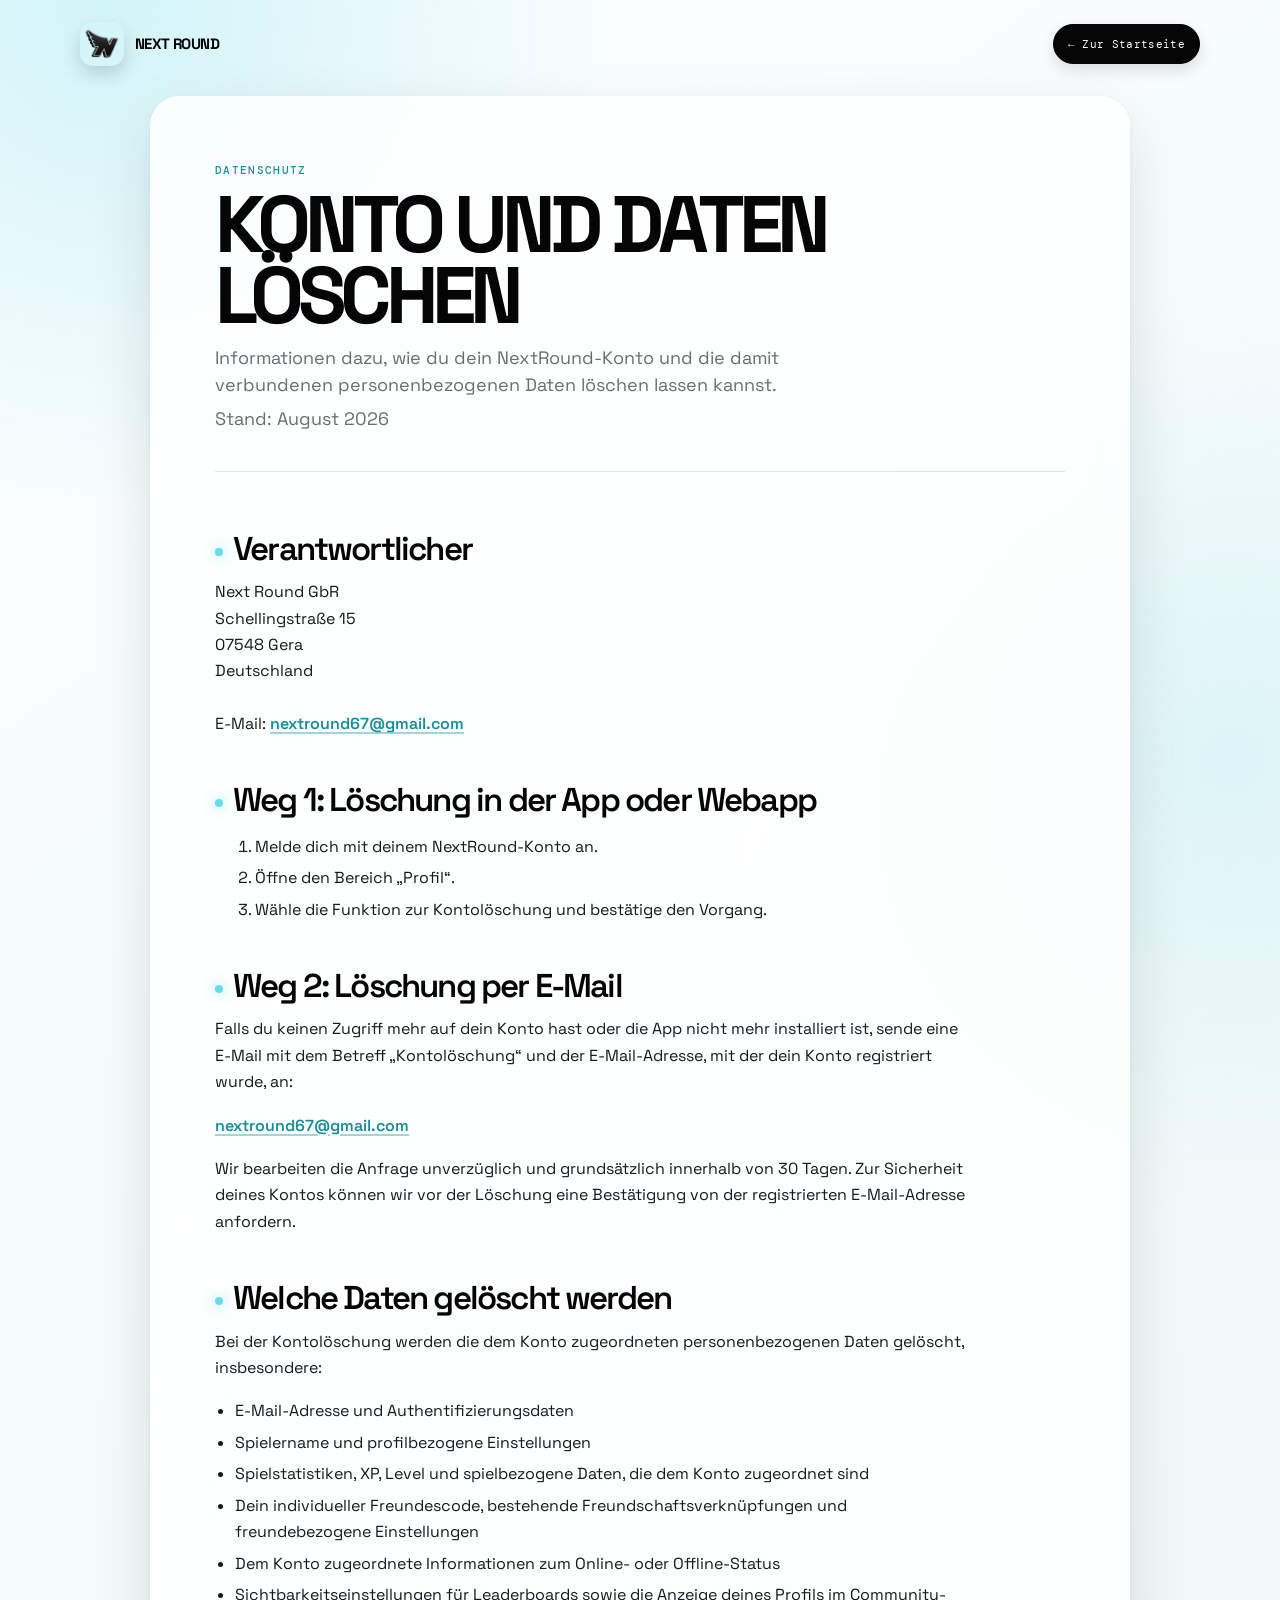
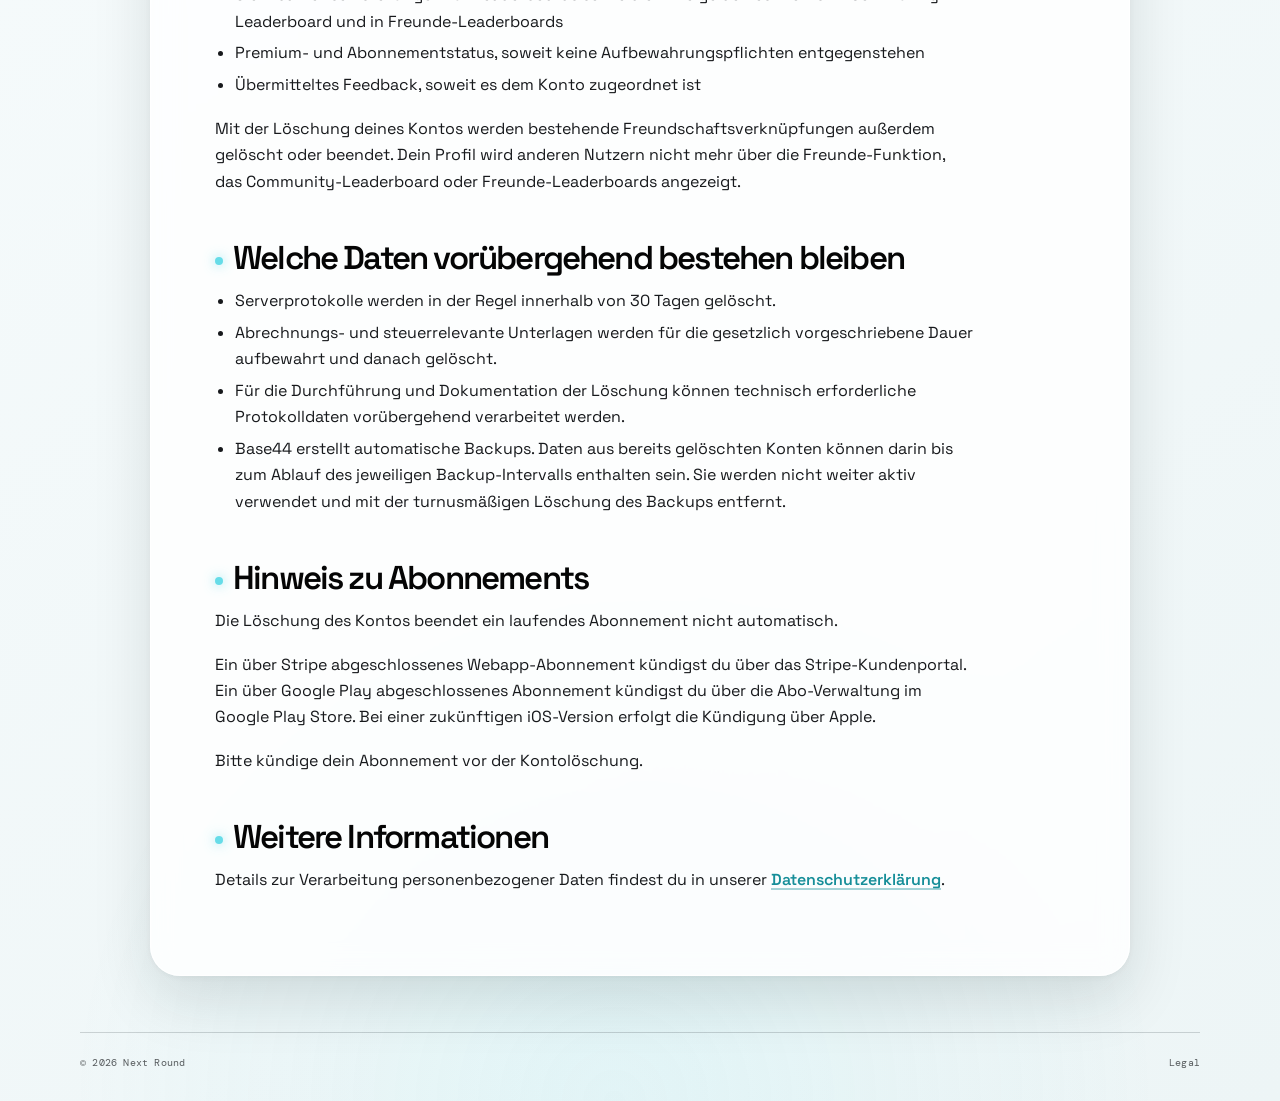
<file: datenloeschung.html>
<!doctype html>
<html lang="de">
<head>
  <meta charset="utf-8" />
  <meta name="viewport" content="width=device-width, initial-scale=1" />
  <meta name="robots" content="noindex,follow" />
  <title>Konto und Daten löschen – Next Round</title>
  <meta
    name="description"
    content="Informationen zur Löschung eines NextRound-Kontos und der damit verbundenen Daten."
  />
  <link rel="stylesheet" href="styles.css" />
</head>

<body>
  <div class="site">
    <header class="site-header">
      <div class="header-inner">
        <a href="index.html" class="brand" aria-label="Next Round Startseite">
          <span class="brand-logo">
            <img
              src="C109D335-EFBE-4BED-9522-CA814AA267DD.png"
              alt="Next Round Logo"
            />
          </span>

          <span class="brand-text">
            <span class="brand-name">Next Round</span>
          </span>
        </a>

        <a href="index.html" class="header-link">← Zur Startseite</a>
      </div>
    </header>

    <main class="site-main">
      <section class="section">
        <header class="legal-page-header">
          <div class="legal-kicker">Datenschutz</div>

          <h1 class="legal-title">Konto und Daten löschen</h1>

          <p class="legal-intro">
            Informationen dazu, wie du dein NextRound-Konto und die damit
            verbundenen personenbezogenen Daten löschen lassen kannst.
          </p>

          <p class="legal-intro">Stand: August 2026</p>
        </header>

        <article class="legal-content">
          <h2>Verantwortlicher</h2>

          <p>
            Next Round GbR<br />
            Schellingstraße 15<br />
            07548 Gera<br />
            Deutschland<br />
            <br />
            E-Mail:
            <a href="mailto:nextround67@gmail.com">nextround67@gmail.com</a>
          </p>

          <h2>Weg 1: Löschung in der App oder Webapp</h2>

          <ol>
            <li>Melde dich mit deinem NextRound-Konto an.</li>
            <li>Öffne den Bereich „Profil“.</li>
            <li>
              Wähle die Funktion zur Kontolöschung und bestätige den Vorgang.
            </li>
          </ol>

          <h2>Weg 2: Löschung per E-Mail</h2>

          <p>
            Falls du keinen Zugriff mehr auf dein Konto hast oder die App nicht
            mehr installiert ist, sende eine E-Mail mit dem Betreff
            „Kontolöschung“ und der E-Mail-Adresse, mit der dein Konto
            registriert wurde, an:
          </p>

          <p>
            <a href="mailto:nextround67@gmail.com">nextround67@gmail.com</a>
          </p>

          <p>
            Wir bearbeiten die Anfrage unverzüglich und grundsätzlich innerhalb
            von 30 Tagen. Zur Sicherheit deines Kontos können wir vor der
            Löschung eine Bestätigung von der registrierten E-Mail-Adresse
            anfordern.
          </p>

          <h2>Welche Daten gelöscht werden</h2>

          <p>
            Bei der Kontolöschung werden die dem Konto zugeordneten
            personenbezogenen Daten gelöscht, insbesondere:
          </p>

          <ul>
            <li>E-Mail-Adresse und Authentifizierungsdaten</li>
            <li>Spielername und profilbezogene Einstellungen</li>
            <li>
              Spielstatistiken, XP, Level und spielbezogene Daten, die dem Konto
              zugeordnet sind
            </li>
            <li>
              Dein individueller Freundescode, bestehende
              Freundschaftsverknüpfungen und freundebezogene Einstellungen
            </li>
            <li>
              Dem Konto zugeordnete Informationen zum Online- oder Offline-Status
            </li>
            <li>
              Sichtbarkeitseinstellungen für Leaderboards sowie die Anzeige
              deines Profils im Community-Leaderboard und in Freunde-Leaderboards
            </li>
            <li>
              Premium- und Abonnementstatus, soweit keine
              Aufbewahrungspflichten entgegenstehen
            </li>
            <li>Übermitteltes Feedback, soweit es dem Konto zugeordnet ist</li>
          </ul>

          <p>
            Mit der Löschung deines Kontos werden bestehende
            Freundschaftsverknüpfungen außerdem gelöscht oder beendet. Dein Profil
            wird anderen Nutzern nicht mehr über die Freunde-Funktion, das
            Community-Leaderboard oder Freunde-Leaderboards angezeigt.
          </p>

          <h2>Welche Daten vorübergehend bestehen bleiben</h2>

          <ul>
            <li>
              Serverprotokolle werden in der Regel innerhalb von 30 Tagen
              gelöscht.
            </li>
            <li>
              Abrechnungs- und steuerrelevante Unterlagen werden für die
              gesetzlich vorgeschriebene Dauer aufbewahrt und danach gelöscht.
            </li>
            <li>
              Für die Durchführung und Dokumentation der Löschung können
              technisch erforderliche Protokolldaten vorübergehend verarbeitet
              werden.
            </li>
            <li>
              Base44 erstellt automatische Backups. Daten aus bereits gelöschten
              Konten können darin bis zum Ablauf des jeweiligen Backup-Intervalls
              enthalten sein. Sie werden nicht weiter aktiv verwendet und mit der
              turnusmäßigen Löschung des Backups entfernt.
            </li>
          </ul>

          <h2>Hinweis zu Abonnements</h2>

          <p>
            Die Löschung des Kontos beendet ein laufendes Abonnement nicht
            automatisch.
          </p>

          <p>
            Ein über Stripe abgeschlossenes Webapp-Abonnement kündigst du über
            das Stripe-Kundenportal. Ein über Google Play abgeschlossenes
            Abonnement kündigst du über die Abo-Verwaltung im Google Play Store.
            Bei einer zukünftigen iOS-Version erfolgt die Kündigung über Apple.
          </p>

          <p>Bitte kündige dein Abonnement vor der Kontolöschung.</p>

          <h2>Weitere Informationen</h2>

          <p>
            Details zur Verarbeitung personenbezogener Daten findest du in
            unserer
            <a href="datenschutz.html">Datenschutzerklärung</a>.
          </p>
        </article>
      </section>
    </main>

    <footer class="site-footer">
      <div class="footer-inner">
        <div>© <span id="year"></span> Next Round</div>

        <nav class="footer-links" aria-label="Rechtliches">
          <a href="legal.html">Legal</a>
        </nav>
      </div>
    </footer>
  </div>

  <script>
    document.getElementById("year").textContent = new Date().getFullYear();
  </script>
</body>
</html>
</file>
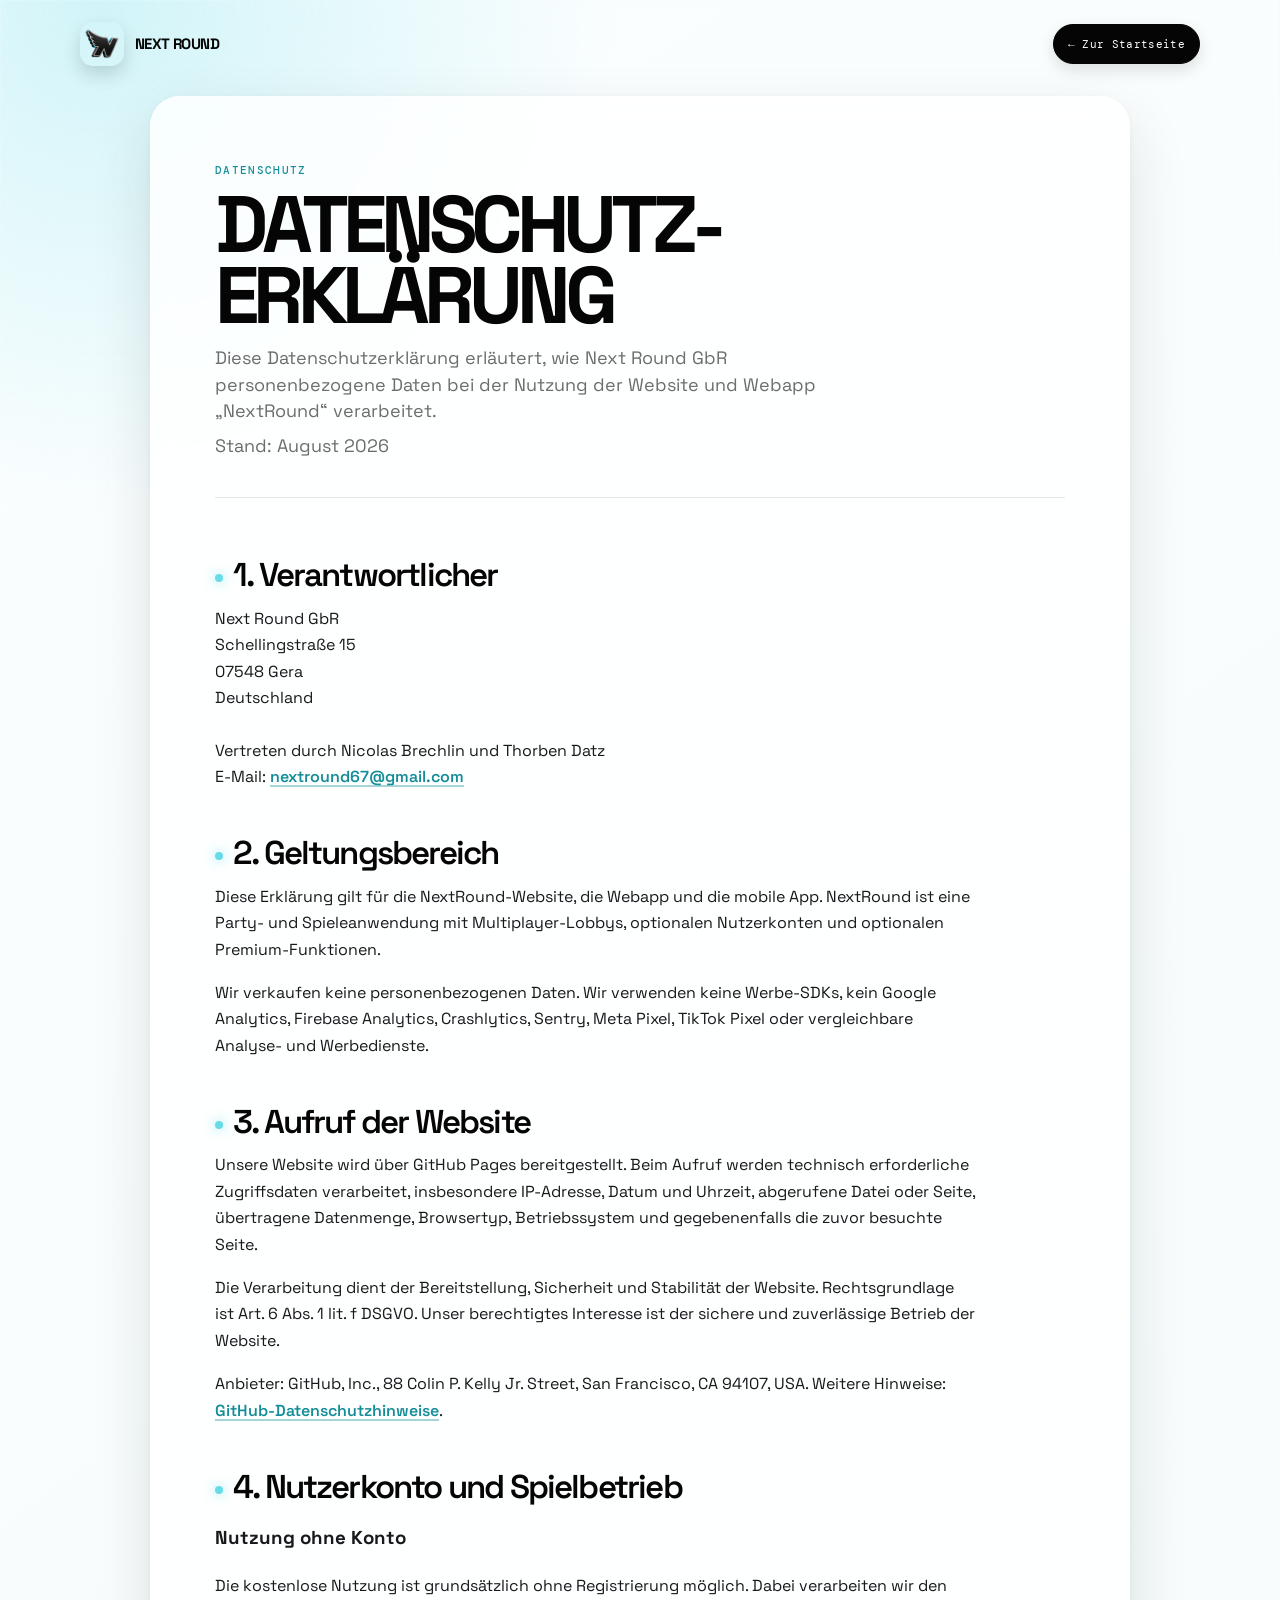
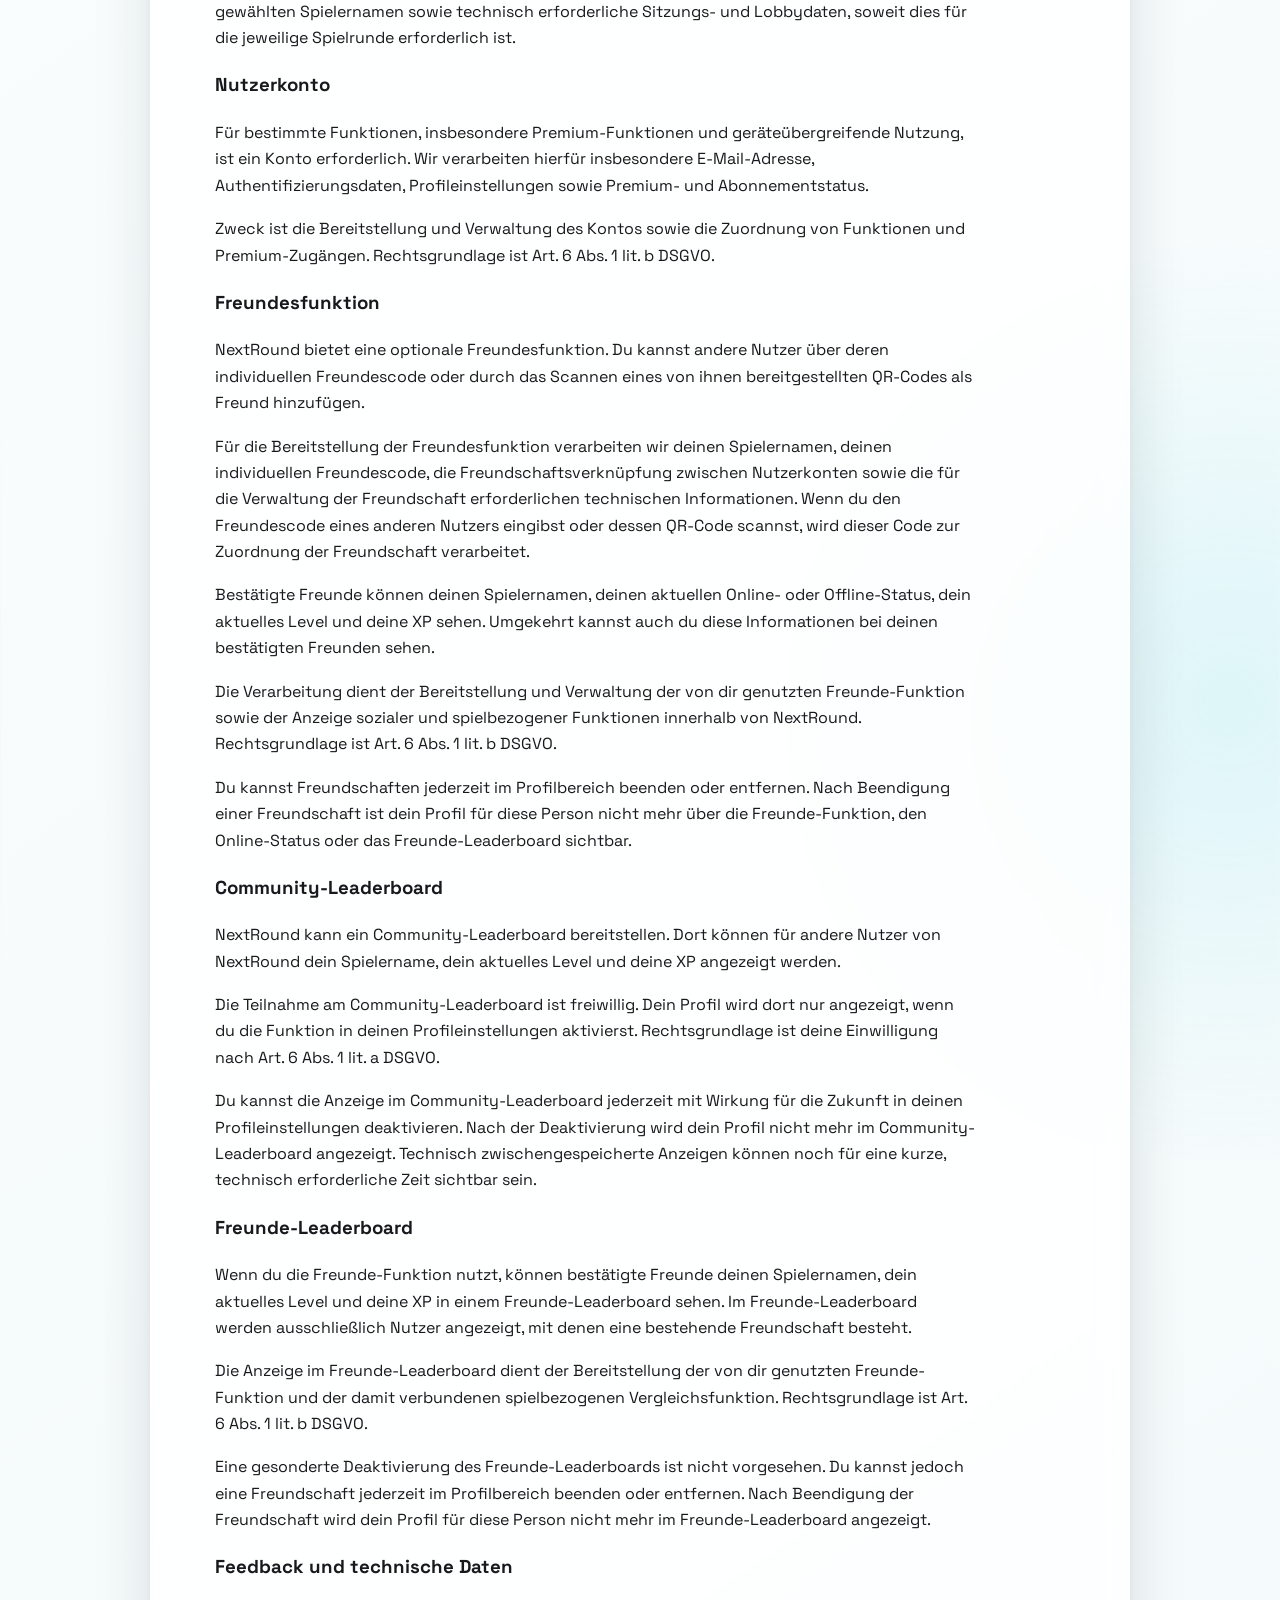
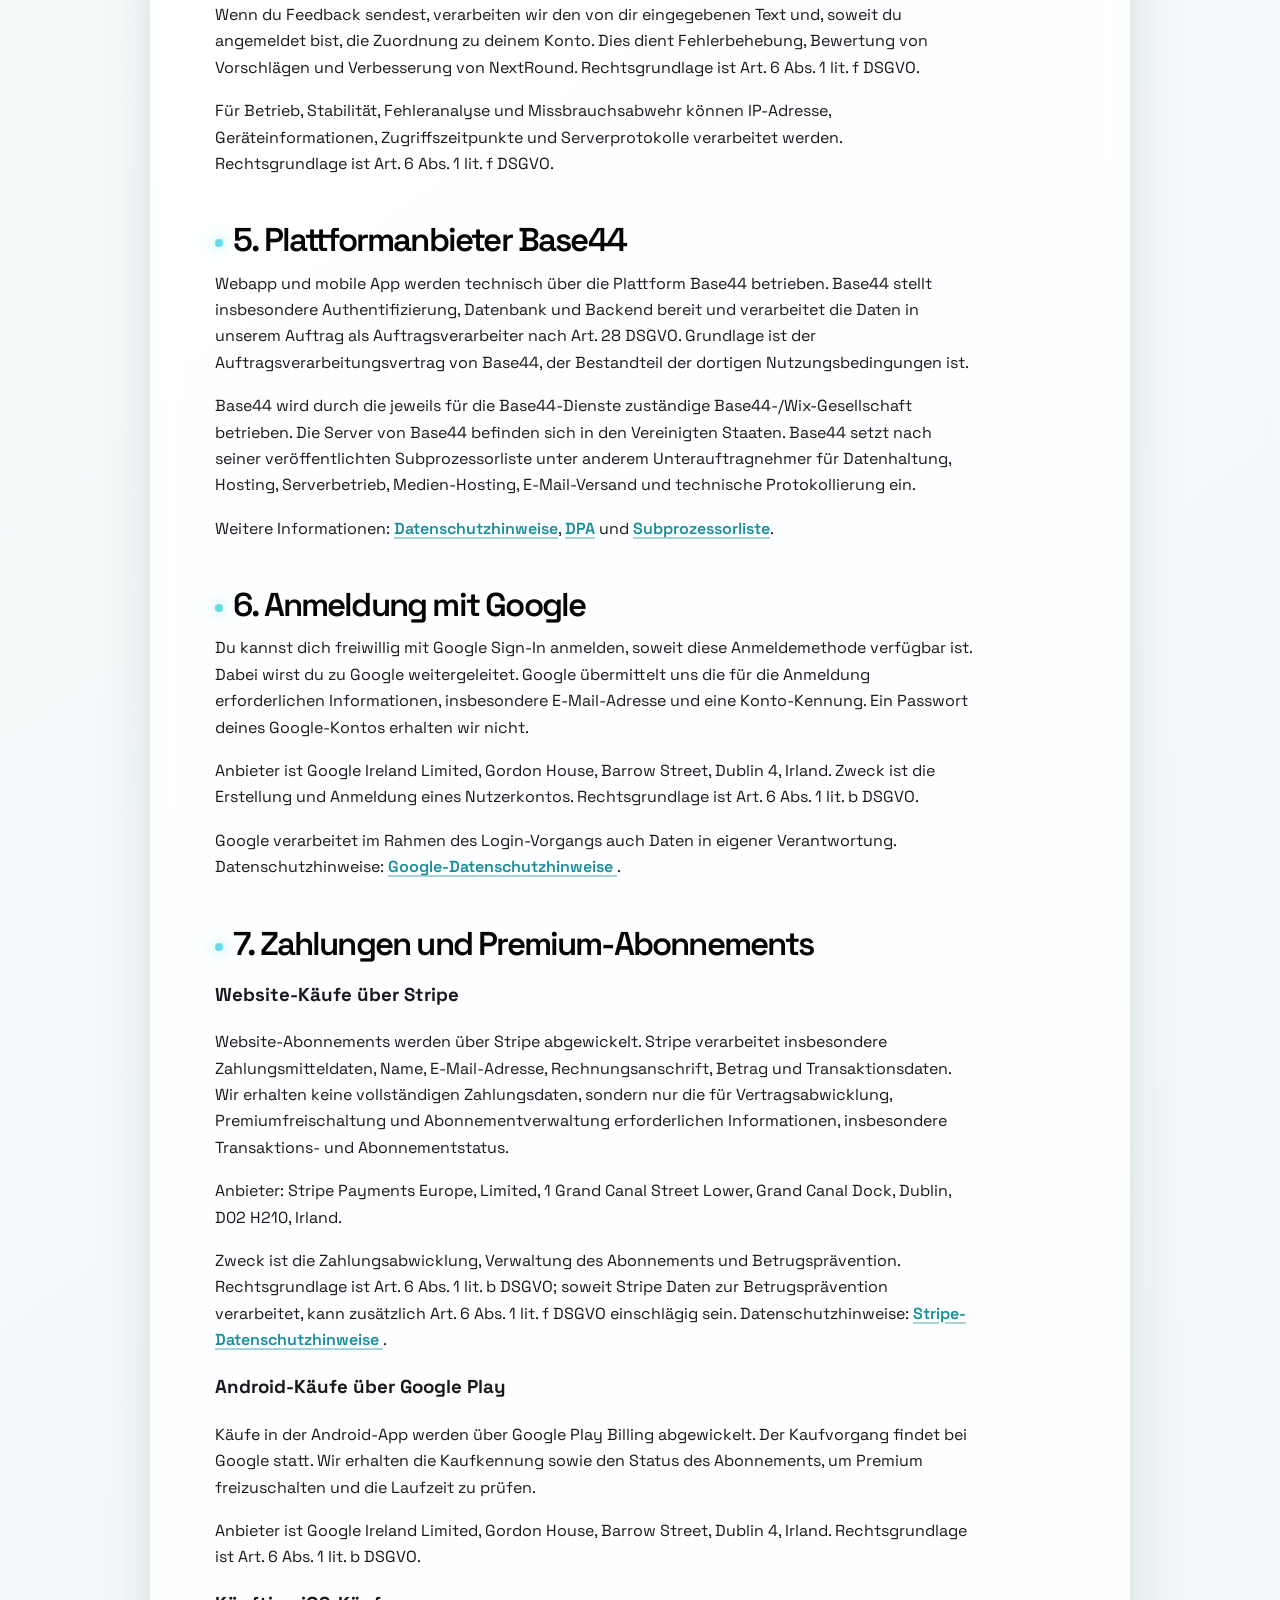
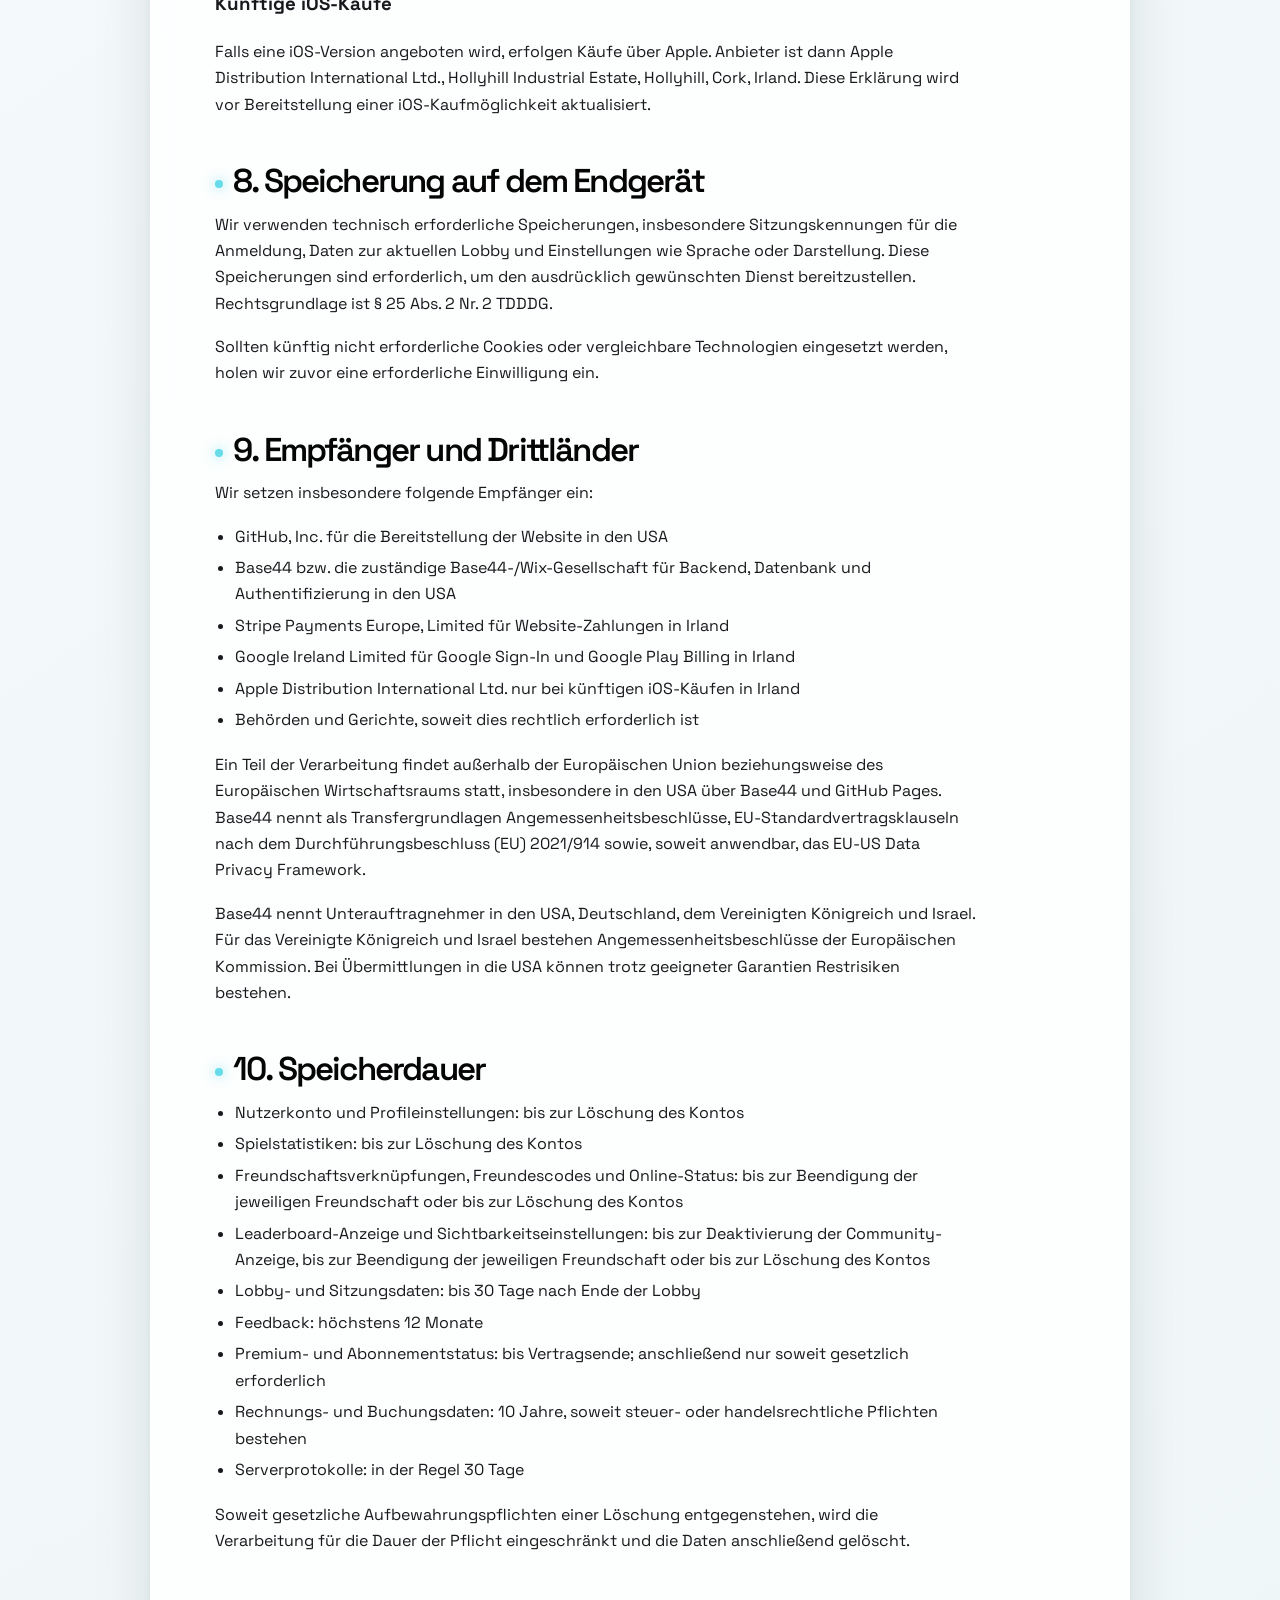
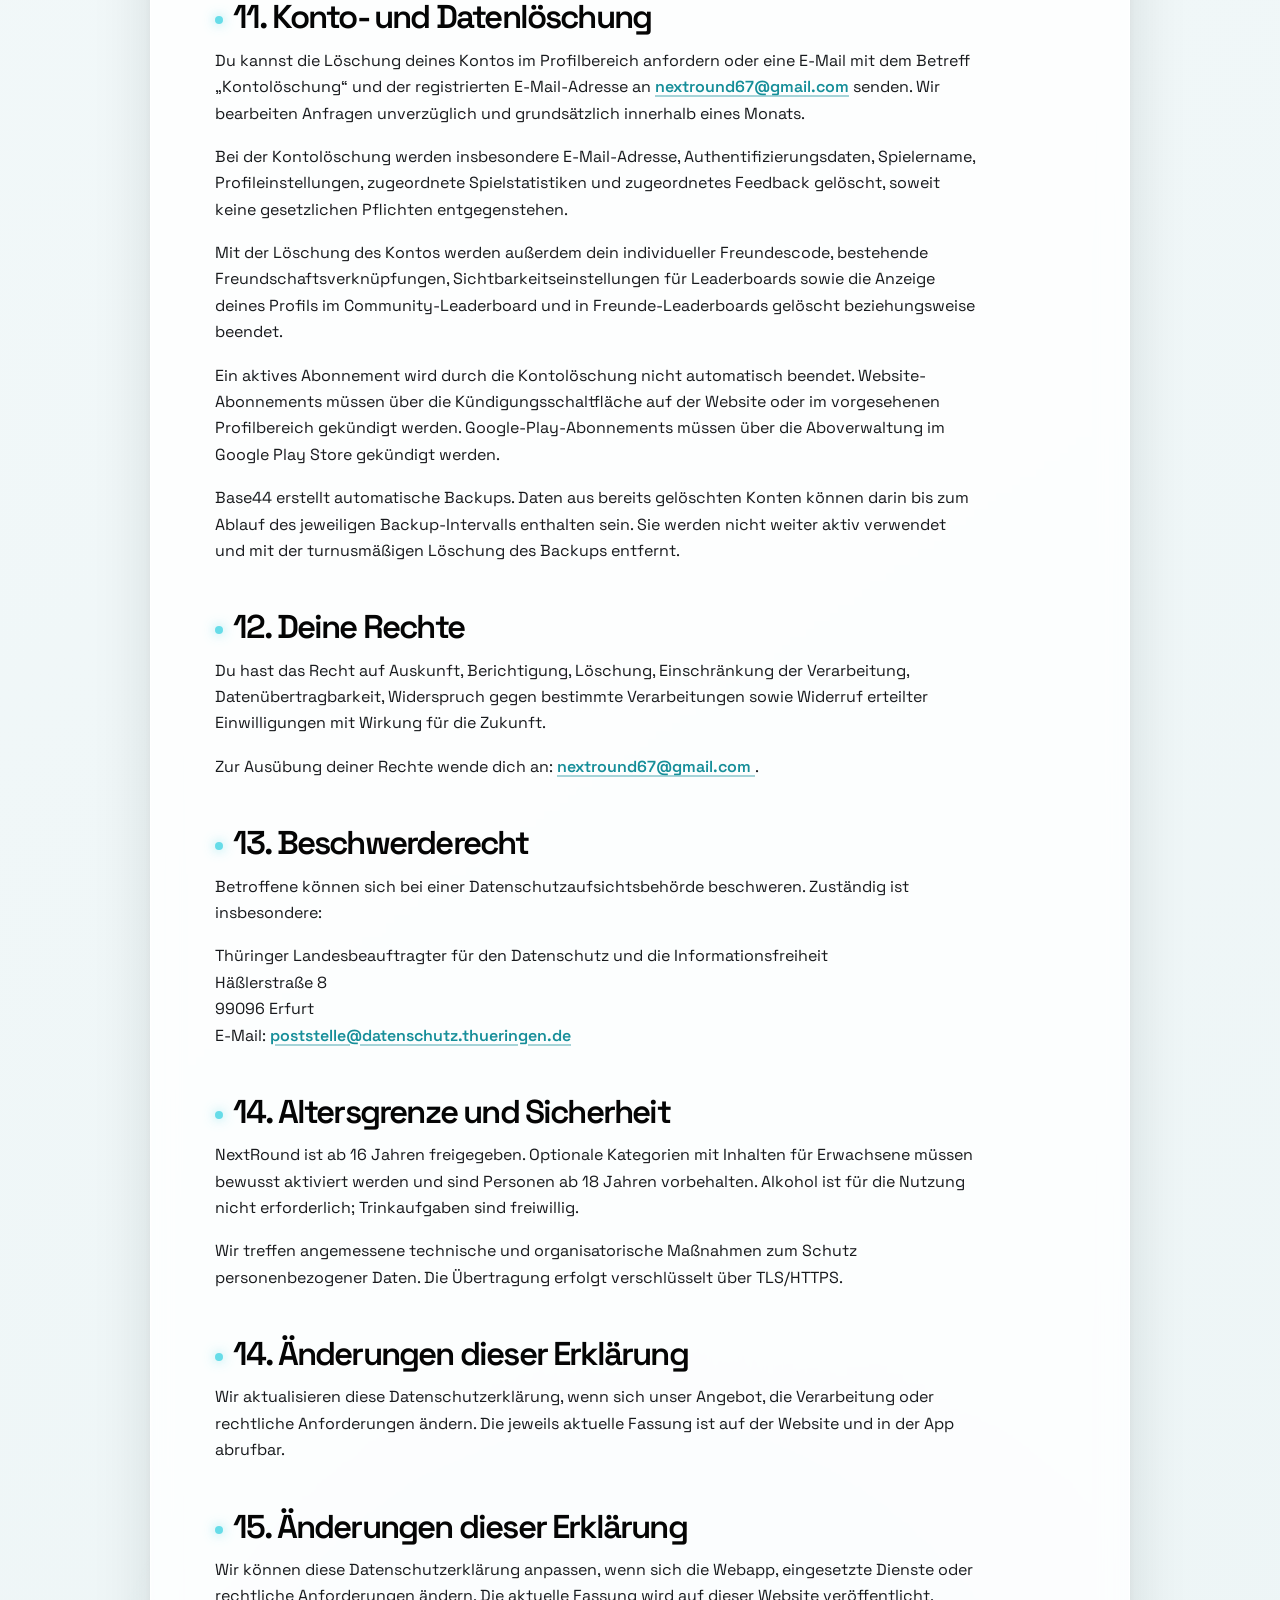
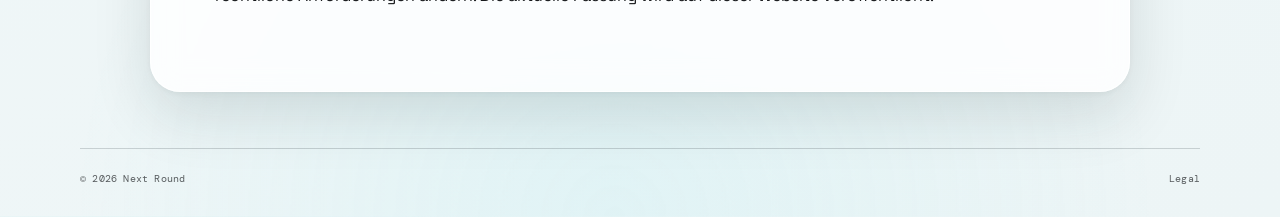
<file: datenschutz.html>
<!doctype html>
<html lang="de">
<head>
  <meta charset="utf-8" />
  <meta name="viewport" content="width=device-width, initial-scale=1" />
  <meta name="robots" content="noindex,follow" />
  <title>Datenschutzerklärung – Next Round</title>
  <link rel="stylesheet" href="styles.css" />
</head>

<body>
  <div class="site">
    <header class="site-header">
      <div class="header-inner">
        <a href="index.html" class="brand" aria-label="Next Round Startseite">
          <span class="brand-logo">
            <img
              src="C109D335-EFBE-4BED-9522-CA814AA267DD.png"
              alt="Next Round Logo"
            />
          </span>
          <span class="brand-text">
            <span class="brand-name">Next Round</span>
          </span>
        </a>

        <a href="index.html" class="header-link">← Zur Startseite</a>
      </div>
    </header>

    <main class="site-main">
      <section class="section">
        <header class="legal-page-header">
          <div class="legal-kicker">Datenschutz</div>
          <h1 class="legal-title">Datenschutz&shy;erklärung</h1>
          <p class="legal-intro">
            Diese Datenschutzerklärung erläutert, wie Next Round GbR
            personenbezogene Daten bei der Nutzung der Website und Webapp
            „NextRound“ verarbeitet.
          </p>
          <p class="legal-intro">Stand: August 2026</p>
        </header>

        <article class="legal-content">
          <h2>1. Verantwortlicher</h2>
          <p>
            Next Round GbR<br />
            Schellingstraße 15<br />
            07548 Gera<br />
            Deutschland<br /><br />
            Vertreten durch Nicolas Brechlin und Thorben Datz<br />
            E-Mail:
            <a href="mailto:nextround67@gmail.com">
              nextround67@gmail.com
            </a>
          </p>

         <h2>2. Geltungsbereich</h2>
<p>
  Diese Erklärung gilt für die NextRound-Website, die Webapp und die
  mobile App. NextRound ist eine Party- und Spieleanwendung mit
  Multiplayer-Lobbys, optionalen Nutzerkonten und optionalen
  Premium-Funktionen.
</p>
<p>
  Wir verkaufen keine personenbezogenen Daten. Wir verwenden keine
  Werbe-SDKs, kein Google Analytics, Firebase Analytics, Crashlytics,
  Sentry, Meta Pixel, TikTok Pixel oder vergleichbare Analyse- und
  Werbedienste.
</p>

          <h2>3. Aufruf der Website</h2>
<p>
  Unsere Website wird über GitHub Pages bereitgestellt. Beim Aufruf werden
  technisch erforderliche Zugriffsdaten verarbeitet, insbesondere IP-Adresse,
  Datum und Uhrzeit, abgerufene Datei oder Seite, übertragene Datenmenge,
  Browsertyp, Betriebssystem und gegebenenfalls die zuvor besuchte Seite.
</p>
<p>
  Die Verarbeitung dient der Bereitstellung, Sicherheit und Stabilität der
  Website. Rechtsgrundlage ist Art. 6 Abs. 1 lit. f DSGVO. Unser berechtigtes
  Interesse ist der sichere und zuverlässige Betrieb der Website.
</p>
<p>
  Anbieter: GitHub, Inc., 88 Colin P. Kelly Jr. Street, San Francisco,
  CA 94107, USA. Weitere Hinweise:
  <a
    href="https://docs.github.com/site-policy/privacy-policies/github-privacy-statement"
    target="_blank"
    rel="noopener"
  >GitHub-Datenschutzhinweise</a>.
</p>

         <h2>4. Nutzerkonto und Spielbetrieb</h2>

<h3>Nutzung ohne Konto</h3>
<p>
  Die kostenlose Nutzung ist grundsätzlich ohne Registrierung möglich.
  Dabei verarbeiten wir den gewählten Spielernamen sowie technisch
  erforderliche Sitzungs- und Lobbydaten, soweit dies für die jeweilige
  Spielrunde erforderlich ist.
</p>

<h3>Nutzerkonto</h3>
<p>
  Für bestimmte Funktionen, insbesondere Premium-Funktionen und
  geräteübergreifende Nutzung, ist ein Konto erforderlich. Wir verarbeiten
  hierfür insbesondere E-Mail-Adresse, Authentifizierungsdaten,
  Profileinstellungen sowie Premium- und Abonnementstatus.
</p>
<p>
  Zweck ist die Bereitstellung und Verwaltung des Kontos sowie die Zuordnung
  von Funktionen und Premium-Zugängen. Rechtsgrundlage ist Art. 6 Abs. 1
  lit. b DSGVO.
</p>

<h3>Freundesfunktion</h3>

<p>NextRound bietet eine optionale Freundesfunktion. Du kannst andere Nutzer über deren individuellen Freundescode oder durch das Scannen eines von ihnen bereitgestellten QR-Codes als Freund hinzufügen.</p>

<p>Für die Bereitstellung der Freundesfunktion verarbeiten wir deinen Spielernamen, deinen individuellen Freundescode, die Freundschaftsverknüpfung zwischen Nutzerkonten sowie die für die Verwaltung der Freundschaft erforderlichen technischen Informationen. Wenn du den Freundescode eines anderen Nutzers eingibst oder dessen QR-Code scannst, wird dieser Code zur Zuordnung der Freundschaft verarbeitet.</p>

<p>Bestätigte Freunde können deinen Spielernamen, deinen aktuellen Online- oder Offline-Status, dein aktuelles Level und deine XP sehen. Umgekehrt kannst auch du diese Informationen bei deinen bestätigten Freunden sehen.</p>

<p>Die Verarbeitung dient der Bereitstellung und Verwaltung der von dir genutzten Freunde-Funktion sowie der Anzeige sozialer und spielbezogener Funktionen innerhalb von NextRound. Rechtsgrundlage ist Art. 6 Abs. 1 lit. b DSGVO.</p>

<p>Du kannst Freundschaften jederzeit im Profilbereich beenden oder entfernen. Nach Beendigung einer Freundschaft ist dein Profil für diese Person nicht mehr über die Freunde-Funktion, den Online-Status oder das Freunde-Leaderboard sichtbar.</p>

<h3>Community-Leaderboard</h3>

<p>NextRound kann ein Community-Leaderboard bereitstellen. Dort können für andere Nutzer von NextRound dein Spielername, dein aktuelles Level und deine XP angezeigt werden.</p>

<p>Die Teilnahme am Community-Leaderboard ist freiwillig. Dein Profil wird dort nur angezeigt, wenn du die Funktion in deinen Profileinstellungen aktivierst. Rechtsgrundlage ist deine Einwilligung nach Art. 6 Abs. 1 lit. a DSGVO.</p>

<p>Du kannst die Anzeige im Community-Leaderboard jederzeit mit Wirkung für die Zukunft in deinen Profileinstellungen deaktivieren. Nach der Deaktivierung wird dein Profil nicht mehr im Community-Leaderboard angezeigt. Technisch zwischengespeicherte Anzeigen können noch für eine kurze, technisch erforderliche Zeit sichtbar sein.</p>

<h3>Freunde-Leaderboard</h3>

<p>Wenn du die Freunde-Funktion nutzt, können bestätigte Freunde deinen Spielernamen, dein aktuelles Level und deine XP in einem Freunde-Leaderboard sehen. Im Freunde-Leaderboard werden ausschließlich Nutzer angezeigt, mit denen eine bestehende Freundschaft besteht.</p>

<p>Die Anzeige im Freunde-Leaderboard dient der Bereitstellung der von dir genutzten Freunde-Funktion und der damit verbundenen spielbezogenen Vergleichsfunktion. Rechtsgrundlage ist Art. 6 Abs. 1 lit. b DSGVO.</p>

<p>Eine gesonderte Deaktivierung des Freunde-Leaderboards ist nicht vorgesehen. Du kannst jedoch eine Freundschaft jederzeit im Profilbereich beenden oder entfernen. Nach Beendigung der Freundschaft wird dein Profil für diese Person nicht mehr im Freunde-Leaderboard angezeigt.</p>

<h3>Feedback und technische Daten</h3>
<p>
  Wenn du Feedback sendest, verarbeiten wir den von dir eingegebenen Text und,
  soweit du angemeldet bist, die Zuordnung zu deinem Konto. Dies dient
  Fehlerbehebung, Bewertung von Vorschlägen und Verbesserung von NextRound.
  Rechtsgrundlage ist Art. 6 Abs. 1 lit. f DSGVO.
</p>
<p>
  Für Betrieb, Stabilität, Fehleranalyse und Missbrauchsabwehr können
  IP-Adresse, Geräteinformationen, Zugriffszeitpunkte und Serverprotokolle
  verarbeitet werden. Rechtsgrundlage ist Art. 6 Abs. 1 lit. f DSGVO.
</p>

<h2>5. Plattformanbieter Base44</h2>
<p>
  Webapp und mobile App werden technisch über die Plattform Base44 betrieben.
  Base44 stellt insbesondere Authentifizierung, Datenbank und Backend bereit und
  verarbeitet die Daten in unserem Auftrag als Auftragsverarbeiter nach Art. 28
  DSGVO. Grundlage ist der Auftragsverarbeitungsvertrag von Base44, der Bestandteil
  der dortigen Nutzungsbedingungen ist.
</p>
<p>
  Base44 wird durch die jeweils für die Base44-Dienste zuständige
  Base44-/Wix-Gesellschaft betrieben. Die Server von Base44 befinden sich in den
  Vereinigten Staaten. Base44 setzt nach seiner veröffentlichten Subprozessorliste
  unter anderem Unterauftragnehmer für Datenhaltung, Hosting, Serverbetrieb,
  Medien-Hosting, E-Mail-Versand und technische Protokollierung ein.
</p>
<p>
  Weitere Informationen:
  <a href="https://base44.com/privacy" target="_blank" rel="noopener">Datenschutzhinweise</a>,
  <a href="https://base44.com/dpa" target="_blank" rel="noopener">DPA</a> und
  <a href="https://base44.com/dpa/exhibitc" target="_blank" rel="noopener">Subprozessorliste</a>.
</p>

          <h2>6. Anmeldung mit Google</h2>
<p>
  Du kannst dich freiwillig mit Google Sign-In anmelden, soweit diese
  Anmeldemethode verfügbar ist. Dabei wirst du zu Google weitergeleitet.
  Google übermittelt uns die für die Anmeldung erforderlichen Informationen,
  insbesondere E-Mail-Adresse und eine Konto-Kennung. Ein Passwort deines
  Google-Kontos erhalten wir nicht.
</p>
<p>
  Anbieter ist Google Ireland Limited, Gordon House, Barrow Street, Dublin 4,
  Irland. Zweck ist die Erstellung und Anmeldung eines Nutzerkontos.
  Rechtsgrundlage ist Art. 6 Abs. 1 lit. b DSGVO.
</p>
<p>
  Google verarbeitet im Rahmen des Login-Vorgangs auch Daten in eigener
  Verantwortung. Datenschutzhinweise:
  <a href="https://policies.google.com/privacy" target="_blank" rel="noopener">
    Google-Datenschutzhinweise
  </a>.
</p>
          <h2>7. Zahlungen und Premium-Abonnements</h2>

<h3>Website-Käufe über Stripe</h3>
<p>
  Website-Abonnements werden über Stripe abgewickelt. Stripe verarbeitet
  insbesondere Zahlungsmitteldaten, Name, E-Mail-Adresse, Rechnungsanschrift,
  Betrag und Transaktionsdaten. Wir erhalten keine vollständigen Zahlungsdaten,
  sondern nur die für Vertragsabwicklung, Premiumfreischaltung und
  Abonnementverwaltung erforderlichen Informationen, insbesondere
  Transaktions- und Abonnementstatus.
</p>
<p>
  Anbieter: Stripe Payments Europe, Limited, 1 Grand Canal Street Lower,
  Grand Canal Dock, Dublin, D02 H210, Irland.
</p>
<p>
  Zweck ist die Zahlungsabwicklung, Verwaltung des Abonnements und
  Betrugsprävention. Rechtsgrundlage ist Art. 6 Abs. 1 lit. b DSGVO; soweit
  Stripe Daten zur Betrugsprävention verarbeitet, kann zusätzlich Art. 6
  Abs. 1 lit. f DSGVO einschlägig sein. Datenschutzhinweise:
  <a href="https://stripe.com/de/privacy" target="_blank" rel="noopener">
    Stripe-Datenschutzhinweise
  </a>.
</p>

<h3>Android-Käufe über Google Play</h3>
<p>
  Käufe in der Android-App werden über Google Play Billing abgewickelt.
  Der Kaufvorgang findet bei Google statt. Wir erhalten die Kaufkennung sowie
  den Status des Abonnements, um Premium freizuschalten und die Laufzeit zu prüfen.
</p>
<p>
  Anbieter ist Google Ireland Limited, Gordon House, Barrow Street, Dublin 4,
  Irland. Rechtsgrundlage ist Art. 6 Abs. 1 lit. b DSGVO.
</p>

<h3>Künftige iOS-Käufe</h3>
<p>
  Falls eine iOS-Version angeboten wird, erfolgen Käufe über Apple.
  Anbieter ist dann Apple Distribution International Ltd., Hollyhill Industrial
  Estate, Hollyhill, Cork, Irland. Diese Erklärung wird vor Bereitstellung einer
  iOS-Kaufmöglichkeit aktualisiert.
</p>


          <h2>8. Speicherung auf dem Endgerät</h2>
<p>
  Wir verwenden technisch erforderliche Speicherungen, insbesondere
  Sitzungskennungen für die Anmeldung, Daten zur aktuellen Lobby und
  Einstellungen wie Sprache oder Darstellung. Diese Speicherungen sind
  erforderlich, um den ausdrücklich gewünschten Dienst bereitzustellen.
  Rechtsgrundlage ist § 25 Abs. 2 Nr. 2 TDDDG.
</p>
<p>
  Sollten künftig nicht erforderliche Cookies oder vergleichbare Technologien
  eingesetzt werden, holen wir zuvor eine erforderliche Einwilligung ein.
</p>

          <h2>9. Empfänger und Drittländer</h2>
<p>Wir setzen insbesondere folgende Empfänger ein:</p>

<ul>
  <li>GitHub, Inc. für die Bereitstellung der Website in den USA</li>
  <li>Base44 bzw. die zuständige Base44-/Wix-Gesellschaft für Backend, Datenbank und Authentifizierung in den USA</li>
  <li>Stripe Payments Europe, Limited für Website-Zahlungen in Irland</li>
  <li>Google Ireland Limited für Google Sign-In und Google Play Billing in Irland</li>
  <li>Apple Distribution International Ltd. nur bei künftigen iOS-Käufen in Irland</li>
  <li>Behörden und Gerichte, soweit dies rechtlich erforderlich ist</li>
</ul>

<p>
  Ein Teil der Verarbeitung findet außerhalb der Europäischen Union beziehungsweise
  des Europäischen Wirtschaftsraums statt, insbesondere in den USA über Base44 und
  GitHub Pages. Base44 nennt als Transfergrundlagen Angemessenheitsbeschlüsse,
  EU-Standardvertragsklauseln nach dem Durchführungsbeschluss (EU) 2021/914 sowie,
  soweit anwendbar, das EU-US Data Privacy Framework.
</p>
<p>
  Base44 nennt Unterauftragnehmer in den USA, Deutschland, dem Vereinigten
  Königreich und Israel. Für das Vereinigte Königreich und Israel bestehen
  Angemessenheitsbeschlüsse der Europäischen Kommission. Bei Übermittlungen in
  die USA können trotz geeigneter Garantien Restrisiken bestehen.
</p>

          <h2>10. Speicherdauer</h2>

<ul>
  <li>Nutzerkonto und Profileinstellungen: bis zur Löschung des Kontos</li>
  <li>Spielstatistiken: bis zur Löschung des Kontos</li>
  <li>Freundschaftsverknüpfungen, Freundescodes und Online-Status: bis zur Beendigung der jeweiligen Freundschaft oder bis zur Löschung des Kontos</li>
  <li>Leaderboard-Anzeige und Sichtbarkeitseinstellungen: bis zur Deaktivierung der Community-Anzeige, bis zur Beendigung der jeweiligen Freundschaft oder bis zur Löschung des Kontos</li>
  <li>Lobby- und Sitzungsdaten: bis 30 Tage nach Ende der Lobby</li>
  <li>Feedback: höchstens 12 Monate</li>
  <li>Premium- und Abonnementstatus: bis Vertragsende; anschließend nur soweit gesetzlich erforderlich</li>
  <li>Rechnungs- und Buchungsdaten: 10 Jahre, soweit steuer- oder handelsrechtliche Pflichten bestehen</li>
  <li>Serverprotokolle: in der Regel 30 Tage</li>
</ul>
<p>
  Soweit gesetzliche Aufbewahrungspflichten einer Löschung entgegenstehen,
  wird die Verarbeitung für die Dauer der Pflicht eingeschränkt und die Daten
  anschließend gelöscht.
</p>


<h2>11. Konto- und Datenlöschung</h2>

<p>
  Du kannst die Löschung deines Kontos im Profilbereich anfordern oder eine
  E-Mail mit dem Betreff „Kontolöschung“ und der registrierten E-Mail-Adresse an
  <a href="mailto:nextround67@gmail.com">nextround67@gmail.com</a> senden.
  Wir bearbeiten Anfragen unverzüglich und grundsätzlich innerhalb eines Monats.
</p>

<p>
  Bei der Kontolöschung werden insbesondere E-Mail-Adresse,
  Authentifizierungsdaten, Spielername, Profileinstellungen, zugeordnete
  Spielstatistiken und zugeordnetes Feedback gelöscht, soweit keine gesetzlichen
  Pflichten entgegenstehen.
</p>

<p>
  Mit der Löschung des Kontos werden außerdem dein individueller Freundescode,
  bestehende Freundschaftsverknüpfungen, Sichtbarkeitseinstellungen für
  Leaderboards sowie die Anzeige deines Profils im Community-Leaderboard und in
  Freunde-Leaderboards gelöscht beziehungsweise beendet.
</p>

<p>
  Ein aktives Abonnement wird durch die Kontolöschung nicht automatisch beendet.
  Website-Abonnements müssen über die Kündigungsschaltfläche auf der Website oder
  im vorgesehenen Profilbereich gekündigt werden. Google-Play-Abonnements müssen
  über die Aboverwaltung im Google Play Store gekündigt werden.
</p>

<p>
  Base44 erstellt automatische Backups. Daten aus bereits gelöschten Konten
  können darin bis zum Ablauf des jeweiligen Backup-Intervalls enthalten sein.
  Sie werden nicht weiter aktiv verwendet und mit der turnusmäßigen Löschung
  des Backups entfernt.
</p>
          
          <h2>12. Deine Rechte</h2>
          <p>
            Du hast das Recht auf Auskunft, Berichtigung, Löschung,
            Einschränkung der Verarbeitung, Datenübertragbarkeit, Widerspruch
            gegen bestimmte Verarbeitungen sowie Widerruf erteilter
            Einwilligungen mit Wirkung für die Zukunft.
          </p>
          <p>
            Zur Ausübung deiner Rechte wende dich an:
            <a href="mailto:nextround67@gmail.com">
              nextround67@gmail.com
            </a>.
          </p>

          <h2>13. Beschwerderecht</h2>
          <p>
            Betroffene können sich bei einer Datenschutzaufsichtsbehörde
            beschweren. Zuständig ist insbesondere:
          </p>
          <p>
            Thüringer Landesbeauftragter für den Datenschutz und die
            Informationsfreiheit<br />
            Häßlerstraße 8<br />
            99096 Erfurt<br />
            E-Mail:
            <a href="mailto:poststelle@datenschutz.thueringen.de">
              poststelle@datenschutz.thueringen.de
            </a>
          </p>


          <h2>14. Altersgrenze und Sicherheit</h2>
<p>
  NextRound ist ab 16 Jahren freigegeben. Optionale Kategorien mit Inhalten für
  Erwachsene müssen bewusst aktiviert werden und sind Personen ab 18 Jahren
  vorbehalten. Alkohol ist für die Nutzung nicht erforderlich; Trinkaufgaben
  sind freiwillig.
</p>
<p>
  Wir treffen angemessene technische und organisatorische Maßnahmen zum Schutz
  personenbezogener Daten. Die Übertragung erfolgt verschlüsselt über TLS/HTTPS.
</p>

<h2>14. Änderungen dieser Erklärung</h2>
<p>
  Wir aktualisieren diese Datenschutzerklärung, wenn sich unser Angebot, die
  Verarbeitung oder rechtliche Anforderungen ändern. Die jeweils aktuelle Fassung
  ist auf der Website und in der App abrufbar.
</p>

          
          <h2>15. Änderungen dieser Erklärung</h2>
          <p>
            Wir können diese Datenschutzerklärung anpassen, wenn sich die
            Webapp, eingesetzte Dienste oder rechtliche Anforderungen ändern.
            Die aktuelle Fassung wird auf dieser Website veröffentlicht.
          </p>
        </article>
      </section>
    </main>

    <footer class="site-footer">
      <div class="footer-inner">
        <div>© <span id="year"></span> Next Round</div>

        <nav class="footer-links" aria-label="Rechtliches">
          <a href="legal.html">Legal</a>
         
        </nav>
      </div>
    </footer>
  </div>

  <script>
    document.getElementById("year").textContent = new Date().getFullYear();
  </script>
</body>
</html>
</file>
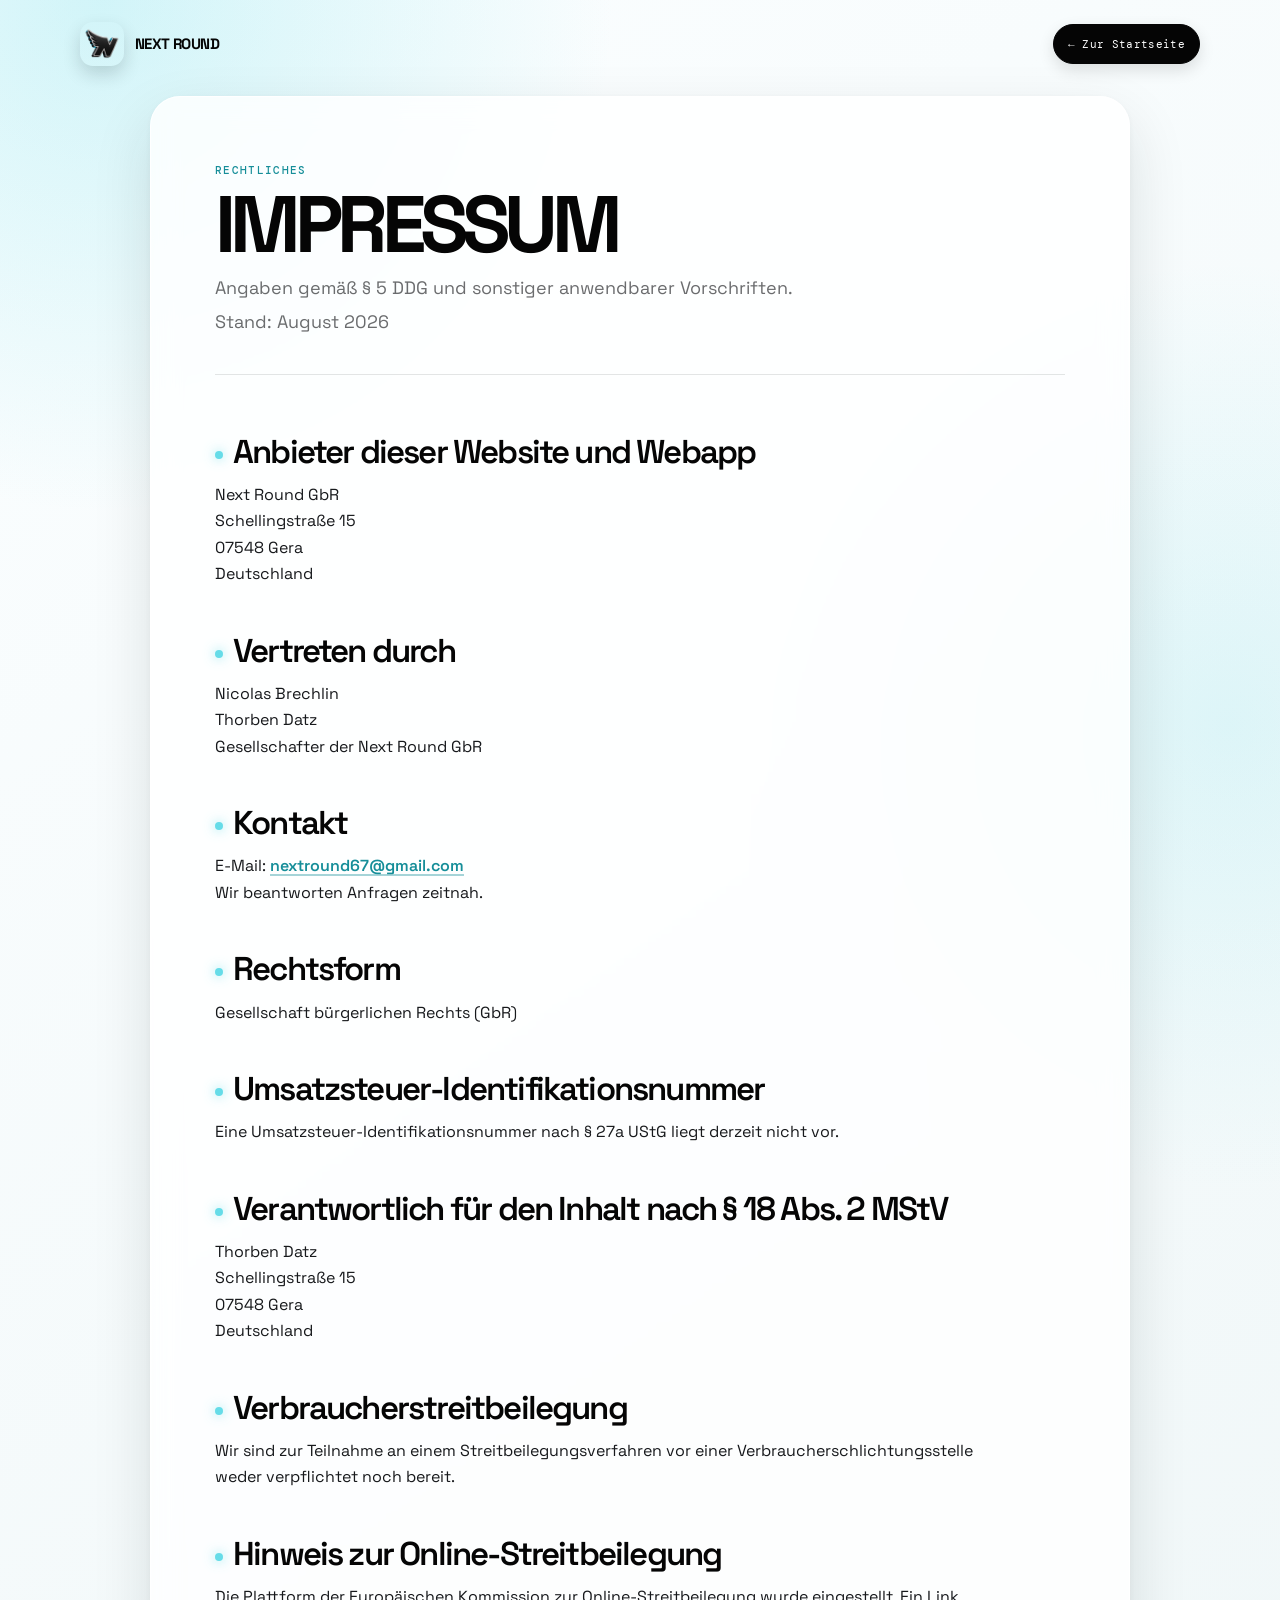
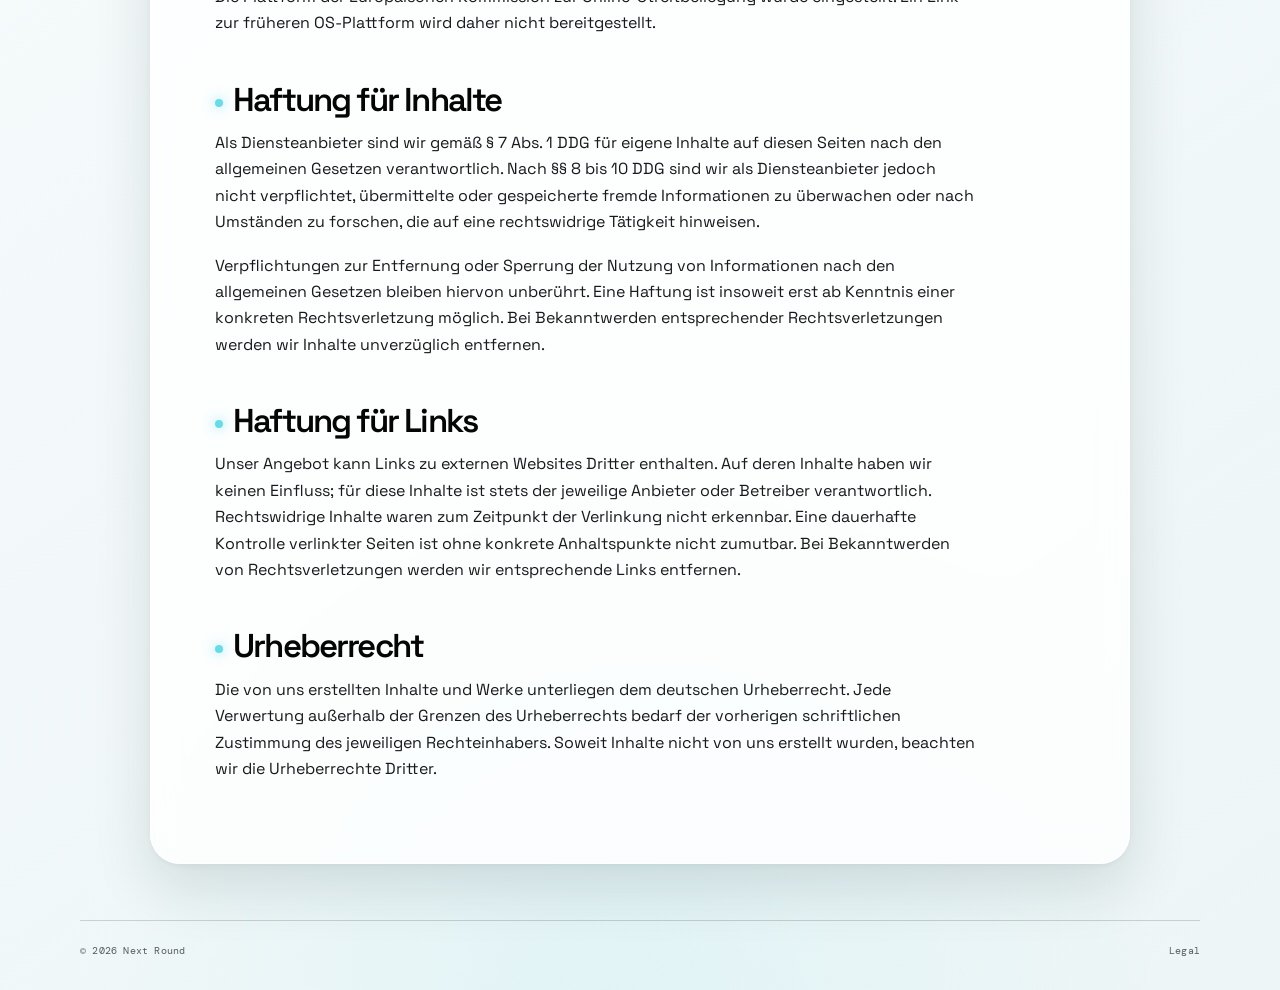
<file: impressum.html>
<!doctype html>
<html lang="de">
<head>
  <meta charset="utf-8" />
  <meta name="viewport" content="width=device-width, initial-scale=1" />
  <meta name="robots" content="noindex,follow" />
  <meta name="format-detection" content="telephone=no,address=no,email=no" />
  <title>Impressum – Next Round</title>
  <link rel="stylesheet" href="styles.css" />
</head>

<body>
  <div class="site">
    <header class="site-header">
      <div class="header-inner">
        <a href="index.html" class="brand" aria-label="Next Round Startseite">
          <span class="brand-logo">
            <img
              src="C109D335-EFBE-4BED-9522-CA814AA267DD.png"
              alt="Next Round Logo"
            />
          </span>
          <span class="brand-text">
            <span class="brand-name">Next Round</span>
          </span>
        </a>

        <a href="index.html" class="header-link">← Zur Startseite</a>
      </div>
    </header>

    <main class="site-main">
      <section class="section">
        <header class="legal-page-header">
          <div class="legal-kicker">Rechtliches</div>
          <h1 class="legal-title">Impressum</h1>
          <p class="legal-intro">
            Angaben gemäß § 5 DDG und sonstiger anwendbarer Vorschriften.
          </p>
          <p class="legal-intro">Stand: August 2026</p>
        </header>

        <article class="legal-content">
          <h2>Anbieter dieser Website und Webapp</h2>
          <p>
            Next Round GbR<br />
            Schellingstraße 15<br />
            07548 Gera<br />
            Deutschland
          </p>

          <h2>Vertreten durch</h2>
          <p>
            Nicolas Brechlin<br />
            Thorben Datz<br />
            Gesellschafter der Next Round GbR
          </p>

          <h2>Kontakt</h2>
          <p>
            E-Mail:
            <a href="mailto:nextround67@gmail.com">
              nextround67@gmail.com
            </a><br />
            Wir beantworten Anfragen zeitnah.
          </p>

          <h2>Rechtsform</h2>
          <p>Gesellschaft bürgerlichen Rechts (GbR)</p>

<h2>Umsatzsteuer-Identifikationsnummer</h2>
<p>
  Eine Umsatzsteuer-Identifikationsnummer nach § 27a UStG liegt derzeit nicht vor.
</p>

          <h2>Verantwortlich für den Inhalt nach § 18 Abs. 2 MStV</h2>
          <p>
            Thorben Datz<br />
            Schellingstraße 15<br />
            07548 Gera<br />
            Deutschland
          </p>

          <h2>Verbraucherstreitbeilegung</h2>
          <p>
            Wir sind zur Teilnahme an einem Streitbeilegungsverfahren vor einer
            Verbraucherschlichtungsstelle weder verpflichtet noch bereit.
          </p>

          <h2>Hinweis zur Online-Streitbeilegung</h2>
          <p>
            Die Plattform der Europäischen Kommission zur Online-Streitbeilegung
            wurde eingestellt. Ein Link zur früheren OS-Plattform wird daher nicht
            bereitgestellt.
          </p>

         <h2>Haftung für Inhalte</h2>
<p>
  Als Diensteanbieter sind wir gemäß § 7 Abs. 1 DDG für eigene Inhalte auf diesen
  Seiten nach den allgemeinen Gesetzen verantwortlich. Nach §§ 8 bis 10 DDG sind
  wir als Diensteanbieter jedoch nicht verpflichtet, übermittelte oder gespeicherte
  fremde Informationen zu überwachen oder nach Umständen zu forschen, die auf eine
  rechtswidrige Tätigkeit hinweisen.
</p>
<p>
  Verpflichtungen zur Entfernung oder Sperrung der Nutzung von Informationen nach
  den allgemeinen Gesetzen bleiben hiervon unberührt. Eine Haftung ist insoweit erst
  ab Kenntnis einer konkreten Rechtsverletzung möglich. Bei Bekanntwerden
  entsprechender Rechtsverletzungen werden wir Inhalte unverzüglich entfernen.
</p>

          <h2>Haftung für Links</h2>
<p>
  Unser Angebot kann Links zu externen Websites Dritter enthalten. Auf deren Inhalte
  haben wir keinen Einfluss; für diese Inhalte ist stets der jeweilige Anbieter oder
  Betreiber verantwortlich. Rechtswidrige Inhalte waren zum Zeitpunkt der Verlinkung
  nicht erkennbar. Eine dauerhafte Kontrolle verlinkter Seiten ist ohne konkrete
  Anhaltspunkte nicht zumutbar. Bei Bekanntwerden von Rechtsverletzungen werden wir
  entsprechende Links entfernen.
</p>

          <h2>Urheberrecht</h2>
<p>
  Die von uns erstellten Inhalte und Werke unterliegen dem deutschen Urheberrecht.
  Jede Verwertung außerhalb der Grenzen des Urheberrechts bedarf der vorherigen
  schriftlichen Zustimmung des jeweiligen Rechteinhabers. Soweit Inhalte nicht von
  uns erstellt wurden, beachten wir die Urheberrechte Dritter.
</p>
        </article>
      </section>
    </main>

    <footer class="site-footer">
      <div class="footer-inner">
        <div>© <span id="year"></span> Next Round</div>

        <nav class="footer-links" aria-label="Rechtliches">
          <a href="legal.html">Legal</a>
         
        </nav>
      </div>
    </footer>
  </div>

  <script>
    document.getElementById("year").textContent = new Date().getFullYear();
  </script>
</body>
</html>
</file>
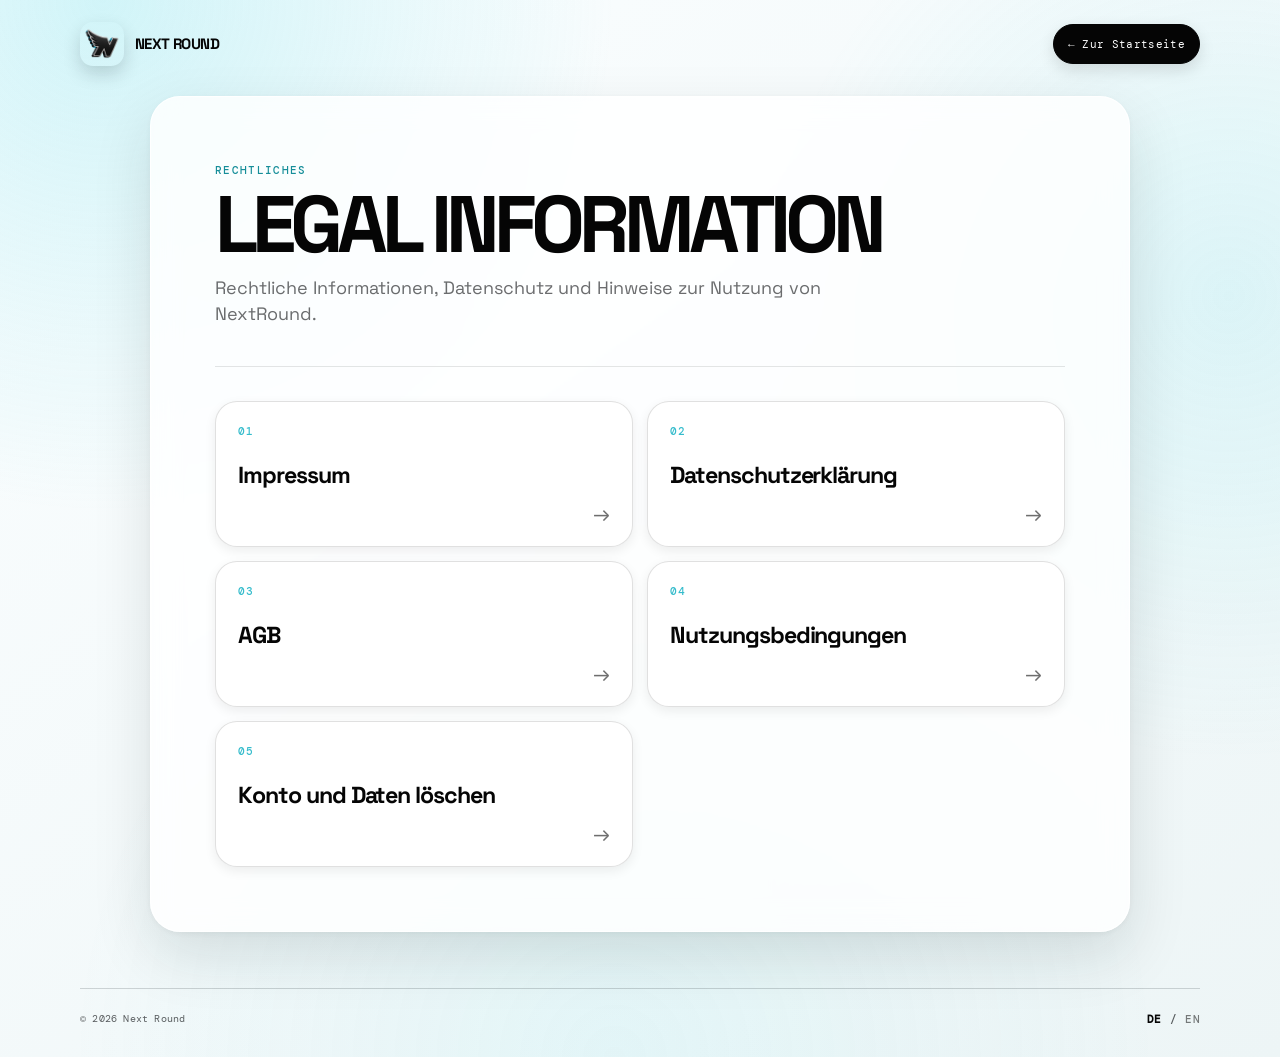
<file: legal.html>
<!doctype html>
<html lang="de">
<head>
  <meta charset="utf-8" />
  <meta name="viewport" content="width=device-width, initial-scale=1" />
  <meta name="robots" content="noindex,follow" />
  <meta name="theme-color" content="#ffffff" />

  <title>Legal – Next Round</title>
  <meta
    name="description"
    content="Rechtliche Informationen zu NextRound."
  />

  <link rel="stylesheet" href="styles.css" />

  <style>
    .legal-hub-grid {
      display: grid;
      grid-template-columns: repeat(2, minmax(0, 1fr));
      gap: 14px;
      margin-top: 34px;
    }

    .legal-hub-card {
      display: flex;
      min-height: 146px;
      flex-direction: column;
      justify-content: space-between;
      padding: 22px;
      border: 1px solid rgba(5, 5, 5, .12);
      border-radius: 22px;
      background: #fff;
      color: #050505;
      box-shadow: 0 4px 12px rgba(0, 0, 0, .07);
      text-decoration: none;
      transition: transform .18s ease, box-shadow .18s ease;
    }

    .legal-hub-card:hover {
      box-shadow: 0 10px 22px rgba(0, 0, 0, .12);
      transform: translateY(-3px);
    }

    .legal-hub-number {
      color: #35bccc;
      font: 500 11px 'DM Mono', monospace;
      letter-spacing: .12em;
    }

    .legal-hub-title {
      margin-top: 22px;
      font-size: clamp(1.15rem, 2vw, 1.45rem);
      font-weight: 700;
      letter-spacing: -.045em;
      line-height: 1.1;
    }

    .legal-hub-arrow {
      align-self: flex-end;
      margin-top: 12px;
      color: rgba(5, 5, 5, .58);
      font-size: 21px;
      line-height: 1;
      transition: transform .18s ease;
    }

    .legal-hub-card:hover .legal-hub-arrow {
      transform: translateX(4px);
    }

    .language-switch {
  display: flex;
  align-items: center;
  gap: 8px;
  font: 500 11px 'DM Mono', monospace;
  letter-spacing: .04em;
  text-transform: uppercase;
}

.language-switch a {
  text-decoration: none;
}

.language-switch .is-active {
  color: #050505;
  font-weight: 700;
  pointer-events: none;
  text-decoration: none;
}

.language-switch .language-separator {
  color: #050505;
  font-weight: 700;
}

.language-switch a:not(.is-active) {
  color: rgba(5, 5, 5, .52);
  text-decoration: none;
}

.language-switch a:not(.is-active):hover {
  color: #050505;
  text-decoration: underline;
}

    @media (max-width: 640px) {
      .legal-hub-grid {
        grid-template-columns: 1fr;
        gap: 11px;
        margin-top: 28px;
      }

      .legal-hub-card {
        min-height: 118px;
        padding: 19px;
        border-radius: 19px;
      }

      .legal-hub-title {
        margin-top: 16px;
      }
    }
  </style>
</head>

<body>
  <div class="site">

    <header class="site-header">
      <div class="header-inner">

        <a
          href="index.html"
          class="brand"
          aria-label="Next Round Startseite"
        >
          <span class="brand-logo">
            <img
              src="C109D335-EFBE-4BED-9522-CA814AA267DD.png"
              alt="Next Round Logo"
            />
          </span>

          <span class="brand-text">
            <span class="brand-name">Next Round</span>
          </span>
        </a>

        <a href="index.html" class="header-link">
          ← Zur Startseite
        </a>

      </div>
    </header>

    <main class="site-main">
      <section class="section">

        <header class="legal-page-header">
          <div class="legal-kicker">Rechtliches</div>

          <h1 class="legal-title">Legal Information</h1>

          <p class="legal-intro">
            Rechtliche Informationen, Datenschutz und Hinweise
            zur Nutzung von NextRound.
          </p>
        </header>

        <nav
          class="legal-hub-grid"
          aria-label="Rechtliche Informationen"
        >
          <a class="legal-hub-card" href="impressum.html">
            <span class="legal-hub-number">01</span>
            <span class="legal-hub-title">Impressum</span>
            <span class="legal-hub-arrow" aria-hidden="true">→</span>
          </a>

          <a class="legal-hub-card" href="datenschutz.html">
            <span class="legal-hub-number">02</span>
            <span class="legal-hub-title">
              Datenschutz<wbr>erklärung
            </span>
            <span class="legal-hub-arrow" aria-hidden="true">→</span>
          </a>

          <a class="legal-hub-card" href="agb.html">
            <span class="legal-hub-number">03</span>
            <span class="legal-hub-title">AGB</span>
            <span class="legal-hub-arrow" aria-hidden="true">→</span>
          </a>

          <a class="legal-hub-card" href="nutzungsbedingungen.html">
            <span class="legal-hub-number">04</span>
            <span class="legal-hub-title">
              Nutzungs<wbr>bedingungen
            </span>
            <span class="legal-hub-arrow" aria-hidden="true">→</span>
          </a>

          <a class="legal-hub-card" href="datenloeschung.html">
            <span class="legal-hub-number">05</span>
            <span class="legal-hub-title">
              Konto und Daten löschen
            </span>
            <span class="legal-hub-arrow" aria-hidden="true">→</span>
          </a>
        </nav>

      </section>
    </main>

    <footer class="site-footer">
      <div class="footer-inner">

        <div>
          © <span id="year"></span> Next Round
        </div>

        <div class="language-switch" aria-label="Sprache">
          <a class="is-active" href="legal.html" lang="de">DE</a>
          <span aria-hidden="true">/</span>
          <a href="en/legal.html" lang="en">EN</a>
        </div>

      </div>
    </footer>

  </div>

  <script>
    document.getElementById("year").textContent = new Date().getFullYear();
  </script>
</body>
</html>
</file>
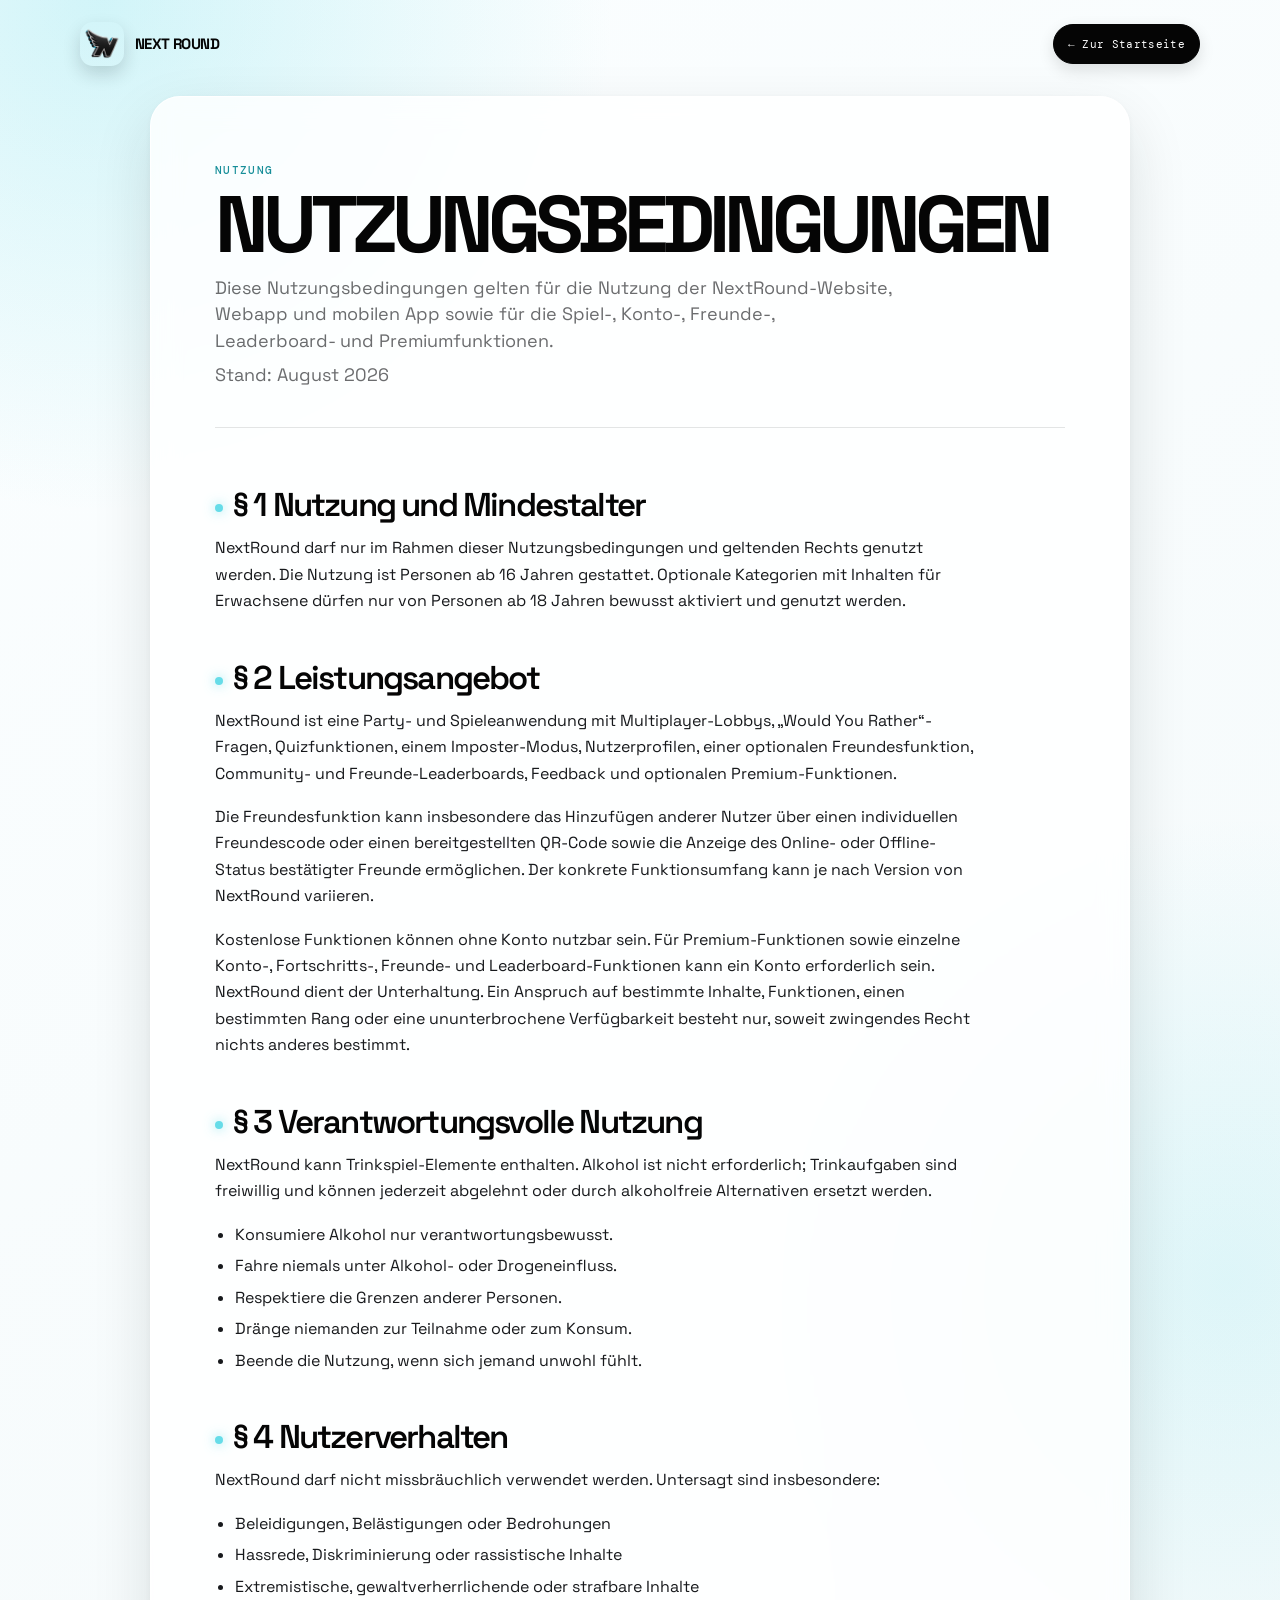
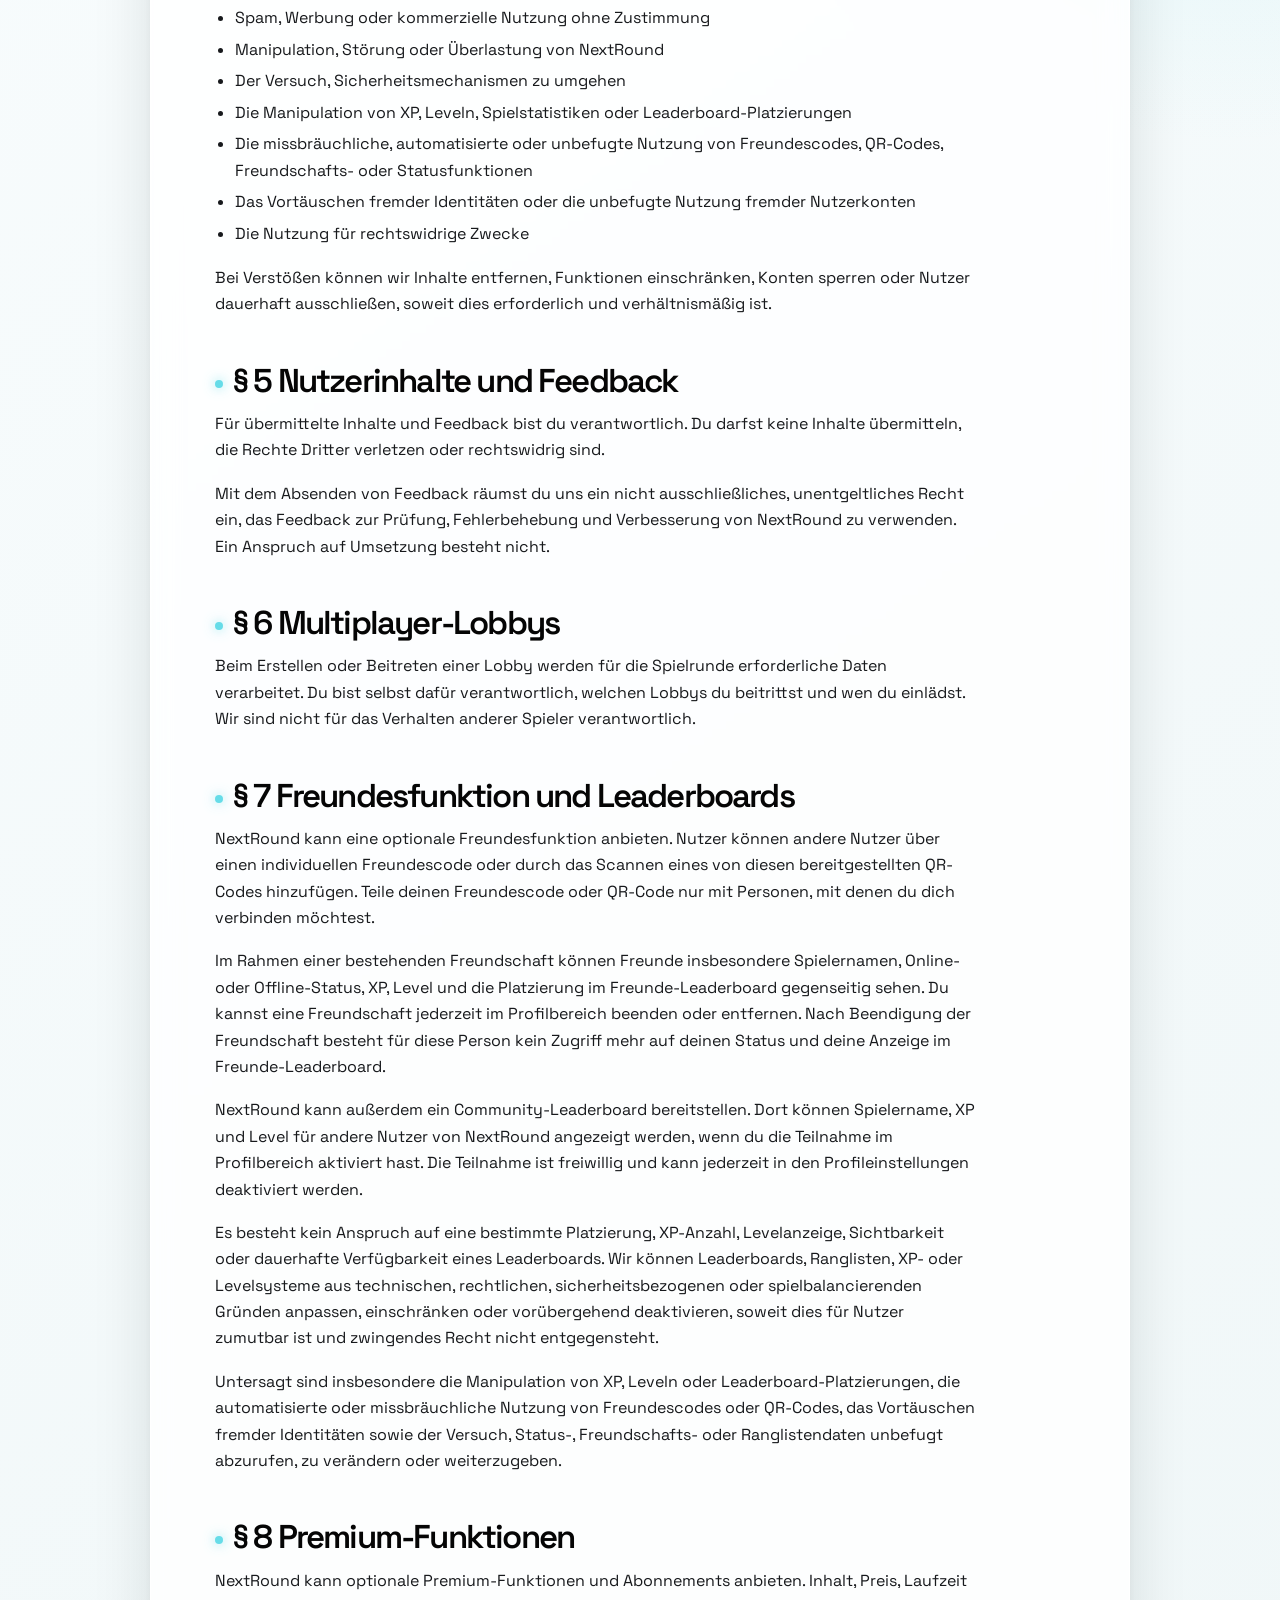
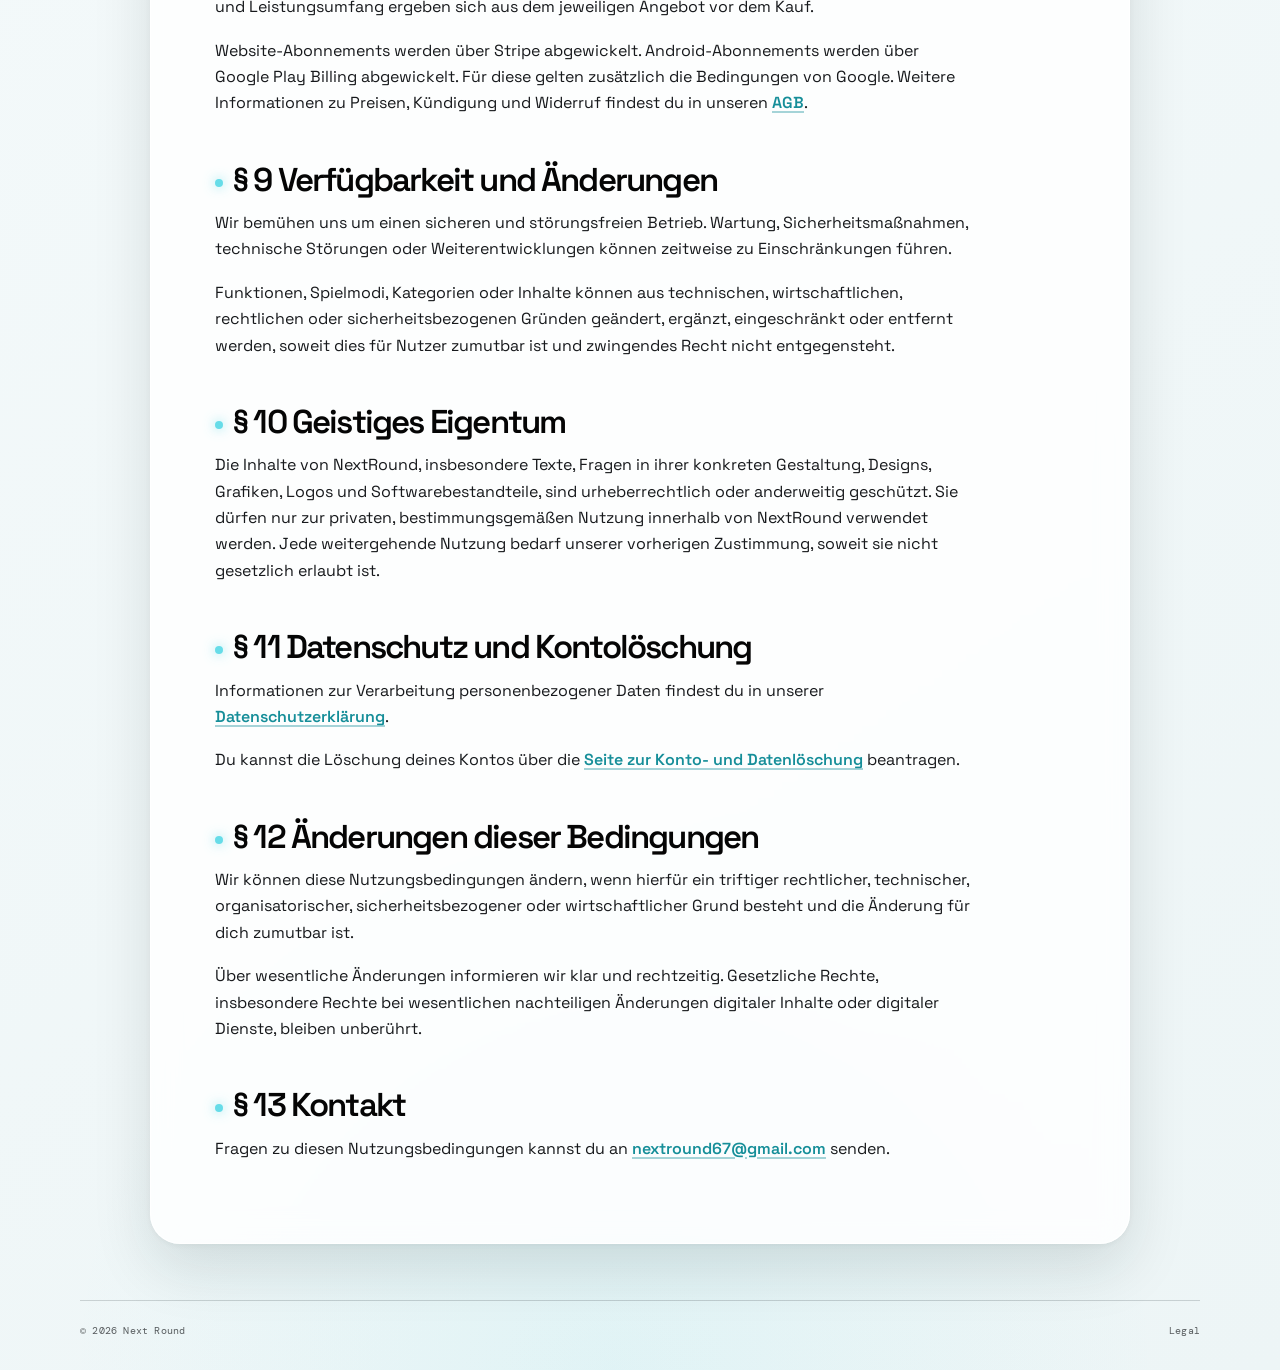
<file: nutzungsbedingungen.html>
<!doctype html>
<html lang="de">
<head>
  <meta charset="utf-8" />
  <meta name="viewport" content="width=device-width, initial-scale=1" />
  <meta name="robots" content="noindex,follow" />
  <title>Nutzungsbedingungen – Next Round</title>
  <link rel="stylesheet" href="styles.css" />
</head>

<body>
  <div class="site">
    <header class="site-header">
      <div class="header-inner">
        <a href="index.html" class="brand" aria-label="Next Round Startseite">
          <span class="brand-logo">
            <img
              src="C109D335-EFBE-4BED-9522-CA814AA267DD.png"
              alt="Next Round Logo"
            />
          </span>

          <span class="brand-text">
            <span class="brand-name">Next Round</span>
          </span>
        </a>

        <a href="index.html" class="header-link">← Zur Startseite</a>
      </div>
    </header>

    <main class="site-main">
      <section class="section">
        <header class="legal-page-header">
          <div class="legal-kicker">Nutzung</div>

          <h1 class="legal-title">Nutzungs&shy;bedingungen</h1>

          <p class="legal-intro">
            Diese Nutzungsbedingungen gelten für die Nutzung der
            NextRound-Website, Webapp und mobilen App sowie für die
            Spiel-, Konto-, Freunde-, Leaderboard- und Premiumfunktionen.
          </p>

          <p class="legal-intro">Stand: August 2026</p>
        </header>

        <article class="legal-content">
          <h2>§ 1 Nutzung und Mindestalter</h2>

          <p>
            NextRound darf nur im Rahmen dieser Nutzungsbedingungen und geltenden
            Rechts genutzt werden. Die Nutzung ist Personen ab 16 Jahren gestattet.
            Optionale Kategorien mit Inhalten für Erwachsene dürfen nur von Personen
            ab 18 Jahren bewusst aktiviert und genutzt werden.
          </p>

          <h2>§ 2 Leistungsangebot</h2>

          <p>
            NextRound ist eine Party- und Spieleanwendung mit Multiplayer-Lobbys,
            „Would You Rather“-Fragen, Quizfunktionen, einem Imposter-Modus,
            Nutzerprofilen, einer optionalen Freundesfunktion, Community- und
            Freunde-Leaderboards, Feedback und optionalen Premium-Funktionen.
          </p>

          <p>
            Die Freundesfunktion kann insbesondere das Hinzufügen anderer Nutzer über
            einen individuellen Freundescode oder einen bereitgestellten QR-Code sowie
            die Anzeige des Online- oder Offline-Status bestätigter Freunde ermöglichen.
            Der konkrete Funktionsumfang kann je nach Version von NextRound variieren.
          </p>

          <p>
            Kostenlose Funktionen können ohne Konto nutzbar sein. Für Premium-Funktionen
            sowie einzelne Konto-, Fortschritts-, Freunde- und Leaderboard-Funktionen
            kann ein Konto erforderlich sein. NextRound dient der Unterhaltung. Ein
            Anspruch auf bestimmte Inhalte, Funktionen, einen bestimmten Rang oder eine
            ununterbrochene Verfügbarkeit besteht nur, soweit zwingendes Recht nichts
            anderes bestimmt.
          </p>

          <h2>§ 3 Verantwortungsvolle Nutzung</h2>

          <p>
            NextRound kann Trinkspiel-Elemente enthalten. Alkohol ist nicht erforderlich;
            Trinkaufgaben sind freiwillig und können jederzeit abgelehnt oder durch
            alkoholfreie Alternativen ersetzt werden.
          </p>

          <ul>
            <li>Konsumiere Alkohol nur verantwortungsbewusst.</li>
            <li>Fahre niemals unter Alkohol- oder Drogeneinfluss.</li>
            <li>Respektiere die Grenzen anderer Personen.</li>
            <li>Dränge niemanden zur Teilnahme oder zum Konsum.</li>
            <li>Beende die Nutzung, wenn sich jemand unwohl fühlt.</li>
          </ul>

          <h2>§ 4 Nutzerverhalten</h2>

          <p>
            NextRound darf nicht missbräuchlich verwendet werden. Untersagt sind
            insbesondere:
          </p>

          <ul>
            <li>Beleidigungen, Belästigungen oder Bedrohungen</li>
            <li>Hassrede, Diskriminierung oder rassistische Inhalte</li>
            <li>Extremistische, gewaltverherrlichende oder strafbare Inhalte</li>
            <li>Spam, Werbung oder kommerzielle Nutzung ohne Zustimmung</li>
            <li>Manipulation, Störung oder Überlastung von NextRound</li>
            <li>Der Versuch, Sicherheitsmechanismen zu umgehen</li>
            <li>Die Manipulation von XP, Leveln, Spielstatistiken oder Leaderboard-Platzierungen</li>
            <li>Die missbräuchliche, automatisierte oder unbefugte Nutzung von Freundescodes, QR-Codes, Freundschafts- oder Statusfunktionen</li>
            <li>Das Vortäuschen fremder Identitäten oder die unbefugte Nutzung fremder Nutzerkonten</li>
            <li>Die Nutzung für rechtswidrige Zwecke</li>
          </ul>

          <p>
            Bei Verstößen können wir Inhalte entfernen, Funktionen einschränken,
            Konten sperren oder Nutzer dauerhaft ausschließen, soweit dies erforderlich
            und verhältnismäßig ist.
          </p>

          <h2>§ 5 Nutzerinhalte und Feedback</h2>

          <p>
            Für übermittelte Inhalte und Feedback bist du verantwortlich. Du darfst keine
            Inhalte übermitteln, die Rechte Dritter verletzen oder rechtswidrig sind.
          </p>

          <p>
            Mit dem Absenden von Feedback räumst du uns ein nicht ausschließliches,
            unentgeltliches Recht ein, das Feedback zur Prüfung, Fehlerbehebung und
            Verbesserung von NextRound zu verwenden. Ein Anspruch auf Umsetzung besteht
            nicht.
          </p>

          <h2>§ 6 Multiplayer-Lobbys</h2>

          <p>
            Beim Erstellen oder Beitreten einer Lobby werden für die Spielrunde
            erforderliche Daten verarbeitet. Du bist selbst dafür verantwortlich,
            welchen Lobbys du beitrittst und wen du einlädst. Wir sind nicht für das
            Verhalten anderer Spieler verantwortlich.
          </p>

          <h2>§ 7 Freundesfunktion und Leaderboards</h2>

          <p>
            NextRound kann eine optionale Freundesfunktion anbieten. Nutzer können
            andere Nutzer über einen individuellen Freundescode oder durch das Scannen
            eines von diesen bereitgestellten QR-Codes hinzufügen. Teile deinen
            Freundescode oder QR-Code nur mit Personen, mit denen du dich verbinden
            möchtest.
          </p>

          <p>
            Im Rahmen einer bestehenden Freundschaft können Freunde insbesondere
            Spielernamen, Online- oder Offline-Status, XP, Level und die Platzierung im
            Freunde-Leaderboard gegenseitig sehen. Du kannst eine Freundschaft jederzeit
            im Profilbereich beenden oder entfernen. Nach Beendigung der Freundschaft
            besteht für diese Person kein Zugriff mehr auf deinen Status und deine
            Anzeige im Freunde-Leaderboard.
          </p>

          <p>
            NextRound kann außerdem ein Community-Leaderboard bereitstellen. Dort können
            Spielername, XP und Level für andere Nutzer von NextRound angezeigt werden,
            wenn du die Teilnahme im Profilbereich aktiviert hast. Die Teilnahme ist
            freiwillig und kann jederzeit in den Profileinstellungen deaktiviert werden.
          </p>

          <p>
            Es besteht kein Anspruch auf eine bestimmte Platzierung, XP-Anzahl,
            Levelanzeige, Sichtbarkeit oder dauerhafte Verfügbarkeit eines Leaderboards.
            Wir können Leaderboards, Ranglisten, XP- oder Levelsysteme aus technischen,
            rechtlichen, sicherheitsbezogenen oder spielbalancierenden Gründen anpassen,
            einschränken oder vorübergehend deaktivieren, soweit dies für Nutzer zumutbar
            ist und zwingendes Recht nicht entgegensteht.
          </p>

          <p>
            Untersagt sind insbesondere die Manipulation von XP, Leveln oder
            Leaderboard-Platzierungen, die automatisierte oder missbräuchliche Nutzung
            von Freundescodes oder QR-Codes, das Vortäuschen fremder Identitäten sowie
            der Versuch, Status-, Freundschafts- oder Ranglistendaten unbefugt abzurufen,
            zu verändern oder weiterzugeben.
          </p>

          <h2>§ 8 Premium-Funktionen</h2>

          <p>
            NextRound kann optionale Premium-Funktionen und Abonnements anbieten.
            Inhalt, Preis, Laufzeit und Leistungsumfang ergeben sich aus dem jeweiligen
            Angebot vor dem Kauf.
          </p>

          <p>
            Website-Abonnements werden über Stripe abgewickelt. Android-Abonnements
            werden über Google Play Billing abgewickelt. Für diese gelten zusätzlich
            die Bedingungen von Google. Weitere Informationen zu Preisen, Kündigung
            und Widerruf findest du in unseren <a href="agb.html">AGB</a>.
          </p>

          <h2>§ 9 Verfügbarkeit und Änderungen</h2>

          <p>
            Wir bemühen uns um einen sicheren und störungsfreien Betrieb. Wartung,
            Sicherheitsmaßnahmen, technische Störungen oder Weiterentwicklungen können
            zeitweise zu Einschränkungen führen.
          </p>

          <p>
            Funktionen, Spielmodi, Kategorien oder Inhalte können aus technischen,
            wirtschaftlichen, rechtlichen oder sicherheitsbezogenen Gründen geändert,
            ergänzt, eingeschränkt oder entfernt werden, soweit dies für Nutzer zumutbar
            ist und zwingendes Recht nicht entgegensteht.
          </p>

          <h2>§ 10 Geistiges Eigentum</h2>

          <p>
            Die Inhalte von NextRound, insbesondere Texte, Fragen in ihrer konkreten
            Gestaltung, Designs, Grafiken, Logos und Softwarebestandteile, sind
            urheberrechtlich oder anderweitig geschützt. Sie dürfen nur zur privaten,
            bestimmungsgemäßen Nutzung innerhalb von NextRound verwendet werden.
            Jede weitergehende Nutzung bedarf unserer vorherigen Zustimmung, soweit sie
            nicht gesetzlich erlaubt ist.
          </p>

          <h2>§ 11 Datenschutz und Kontolöschung</h2>

          <p>
            Informationen zur Verarbeitung personenbezogener Daten findest du in unserer
            <a href="datenschutz.html">Datenschutzerklärung</a>.
          </p>

          <p>
            Du kannst die Löschung deines Kontos über die
            <a href="datenloeschung.html">Seite zur Konto- und Datenlöschung</a>
            beantragen.
          </p>

          <h2>§ 12 Änderungen dieser Bedingungen</h2>

          <p>
            Wir können diese Nutzungsbedingungen ändern, wenn hierfür ein triftiger
            rechtlicher, technischer, organisatorischer, sicherheitsbezogener oder
            wirtschaftlicher Grund besteht und die Änderung für dich zumutbar ist.
          </p>

          <p>
            Über wesentliche Änderungen informieren wir klar und rechtzeitig. Gesetzliche
            Rechte, insbesondere Rechte bei wesentlichen nachteiligen Änderungen digitaler
            Inhalte oder digitaler Dienste, bleiben unberührt.
          </p>

          <h2>§ 13 Kontakt</h2>

          <p>
            Fragen zu diesen Nutzungsbedingungen kannst du an
            <a href="mailto:nextround67@gmail.com">nextround67@gmail.com</a>
            senden.
          </p>
        </article>
      </section>
    </main>

    <footer class="site-footer">
      <div class="footer-inner">
        <div>© <span id="year"></span> Next Round</div>

        <nav class="footer-links" aria-label="Rechtliches">
          <a href="legal.html">Legal</a>
        </nav>
      </div>
    </footer>
  </div>

  <script>
    document.getElementById("year").textContent = new Date().getFullYear();
  </script>
</body>
</html>
</file>
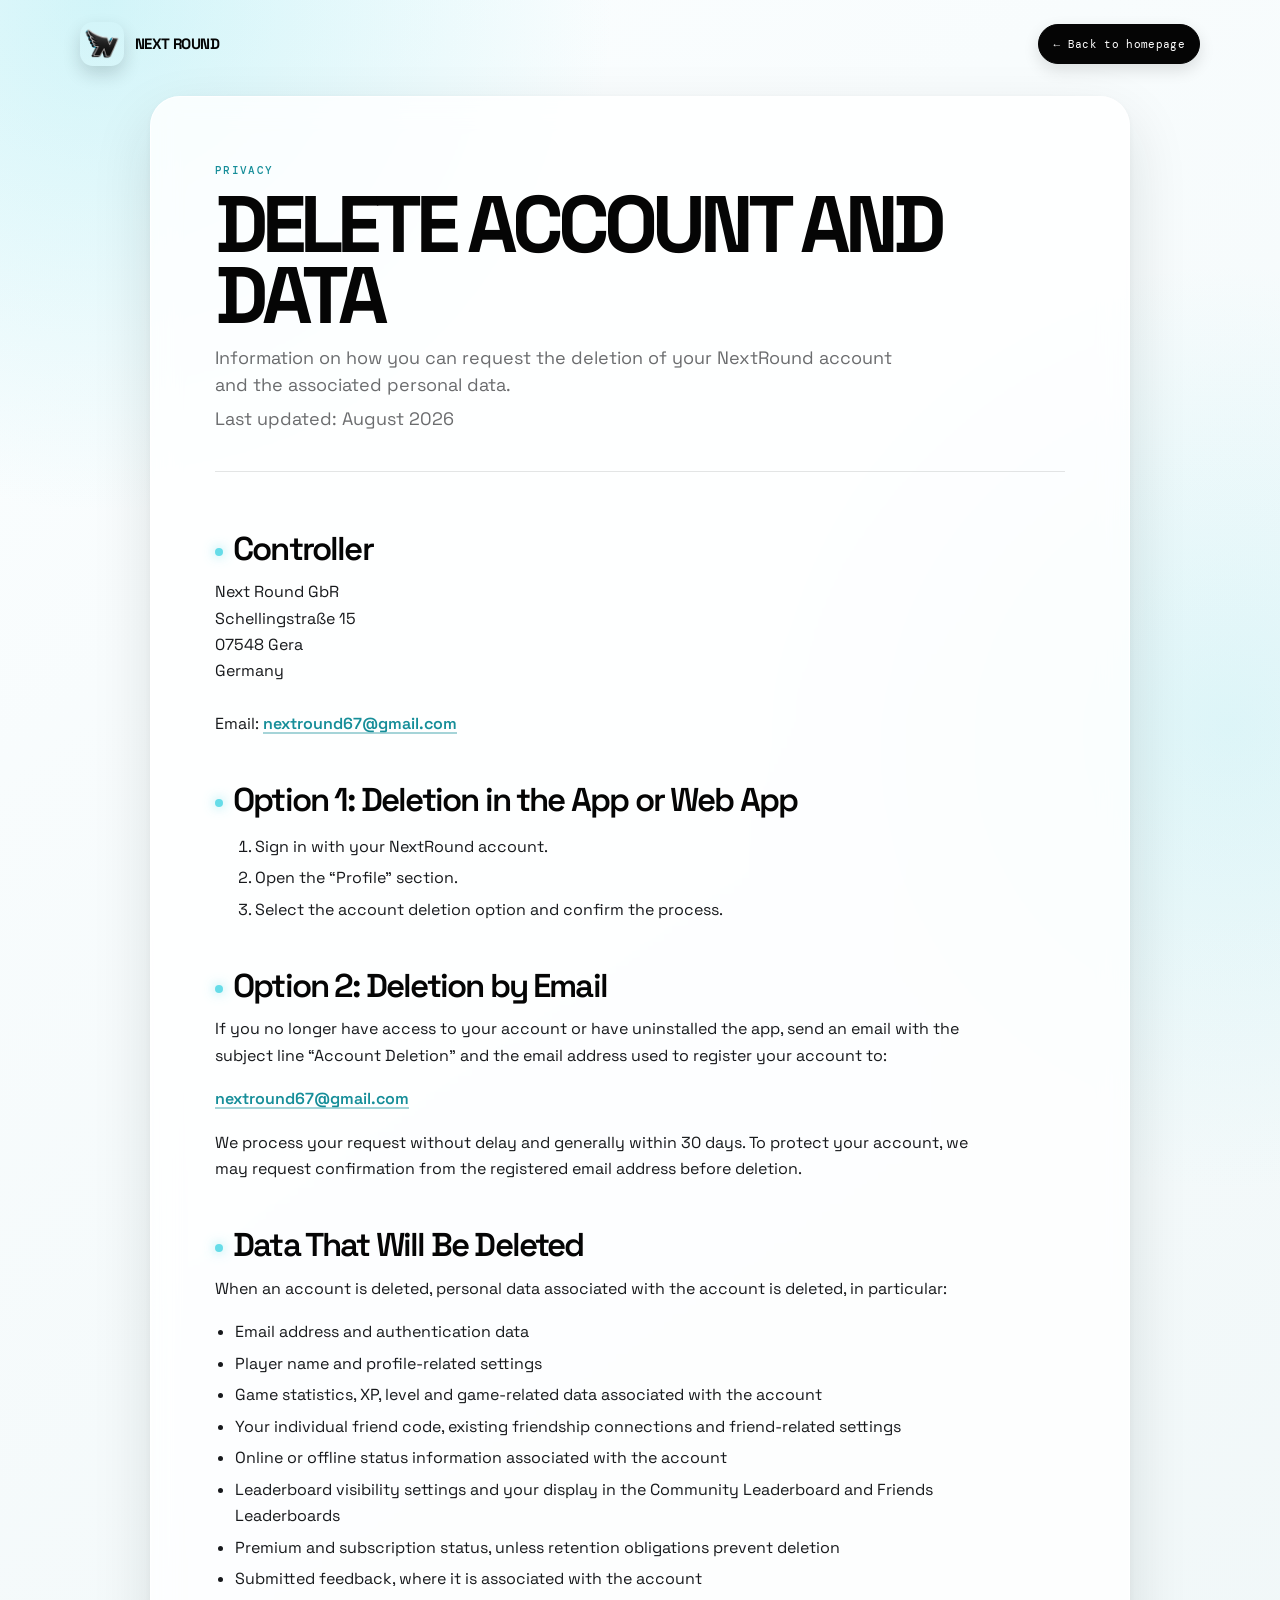
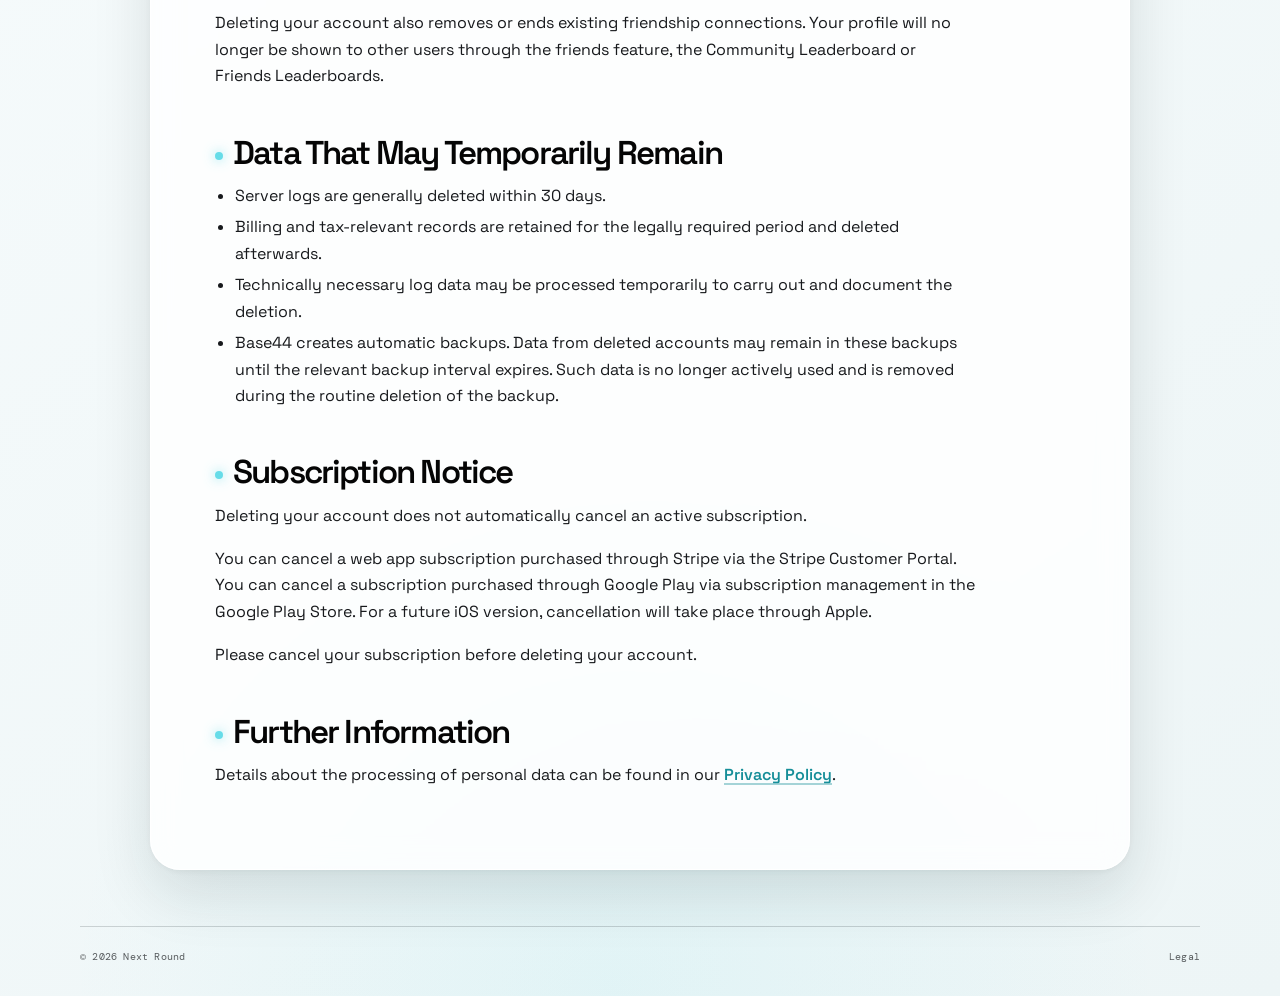
<file: en/data-deletion.html>
<!doctype html>
<html lang="en">
<head>
  <meta charset="utf-8" />
  <meta name="viewport" content="width=device-width, initial-scale=1" />
  <meta name="robots" content="noindex,follow" />
  <title>Delete Account and Data – Next Round</title>
  <meta
    name="description"
    content="Information about deleting a NextRound account and the associated data."
  />
  <link rel="stylesheet" href="styles.css" />
</head>

<body>
  <div class="site">
    <header class="site-header">
      <div class="header-inner">
        <a href="index.html" class="brand" aria-label="NextRound homepage">
          <span class="brand-logo">
            <img
              src="C109D335-EFBE-4BED-9522-CA814AA267DD.png"
              alt="NextRound Logo"
            />
          </span>

          <span class="brand-text">
            <span class="brand-name">Next Round</span>
          </span>
        </a>

        <a href="index.html" class="header-link">← Back to homepage</a>
      </div>
    </header>

    <main class="site-main">
      <section class="section">
        <header class="legal-page-header">
          <div class="legal-kicker">Privacy</div>

          <h1 class="legal-title">Delete Account and Data</h1>

          <p class="legal-intro">
            Information on how you can request the deletion of your
            NextRound account and the associated personal data.
          </p>

          <p class="legal-intro">Last updated: August 2026</p>
        </header>

        <article class="legal-content">
          <h2>Controller</h2>

          <p>
            Next Round GbR<br />
            Schellingstraße 15<br />
            07548 Gera<br />
            Germany<br />
            <br />
            Email:
            <a href="mailto:nextround67@gmail.com">nextround67@gmail.com</a>
          </p>

          <h2>Option 1: Deletion in the App or Web App</h2>

          <ol>
            <li>Sign in with your NextRound account.</li>
            <li>Open the “Profile” section.</li>
            <li>
              Select the account deletion option and confirm the process.
            </li>
          </ol>

          <h2>Option 2: Deletion by Email</h2>

          <p>
            If you no longer have access to your account or have uninstalled
            the app, send an email with the subject line “Account Deletion”
            and the email address used to register your account to:
          </p>

          <p>
            <a href="mailto:nextround67@gmail.com">nextround67@gmail.com</a>
          </p>

          <p>
            We process your request without delay and generally within 30 days.
            To protect your account, we may request confirmation from the
            registered email address before deletion.
          </p>

          <h2>Data That Will Be Deleted</h2>

          <p>
            When an account is deleted, personal data associated with the
            account is deleted, in particular:
          </p>

          <ul>
            <li>Email address and authentication data</li>
            <li>Player name and profile-related settings</li>
            <li>
              Game statistics, XP, level and game-related data associated with
              the account
            </li>
            <li>
              Your individual friend code, existing friendship connections and
              friend-related settings
            </li>
            <li>
              Online or offline status information associated with the account
            </li>
            <li>
              Leaderboard visibility settings and your display in the Community
              Leaderboard and Friends Leaderboards
            </li>
            <li>
              Premium and subscription status, unless retention obligations
              prevent deletion
            </li>
            <li>Submitted feedback, where it is associated with the account</li>
          </ul>

          <p>
            Deleting your account also removes or ends existing friendship
            connections. Your profile will no longer be shown to other users
            through the friends feature, the Community Leaderboard or Friends
            Leaderboards.
          </p>

          <h2>Data That May Temporarily Remain</h2>

          <ul>
            <li>
              Server logs are generally deleted within 30 days.
            </li>
            <li>
              Billing and tax-relevant records are retained for the legally
              required period and deleted afterwards.
            </li>
            <li>
              Technically necessary log data may be processed temporarily to
              carry out and document the deletion.
            </li>
            <li>
              Base44 creates automatic backups. Data from deleted accounts may
              remain in these backups until the relevant backup interval expires.
              Such data is no longer actively used and is removed during the
              routine deletion of the backup.
            </li>
          </ul>

          <h2>Subscription Notice</h2>

          <p>
            Deleting your account does not automatically cancel an active
            subscription.
          </p>

          <p>
            You can cancel a web app subscription purchased through Stripe
            via the Stripe Customer Portal. You can cancel a subscription
            purchased through Google Play via subscription management in the
            Google Play Store. For a future iOS version, cancellation will
            take place through Apple.
          </p>

          <p>Please cancel your subscription before deleting your account.</p>

          <h2>Further Information</h2>

          <p>
            Details about the processing of personal data can be found in our
            <a href="privacy-policy.html">Privacy Policy</a>.
          </p>
        </article>
      </section>
    </main>

    <footer class="site-footer">
      <div class="footer-inner">
        <div>© <span id="year"></span> Next Round</div>

        <nav class="footer-links" aria-label="Legal">
          <a href="legal.html">Legal</a>
        </nav>
      </div>
    </footer>
  </div>

  <script>
    document.getElementById("year").textContent = new Date().getFullYear();
  </script>
</body>
</html>
</file>
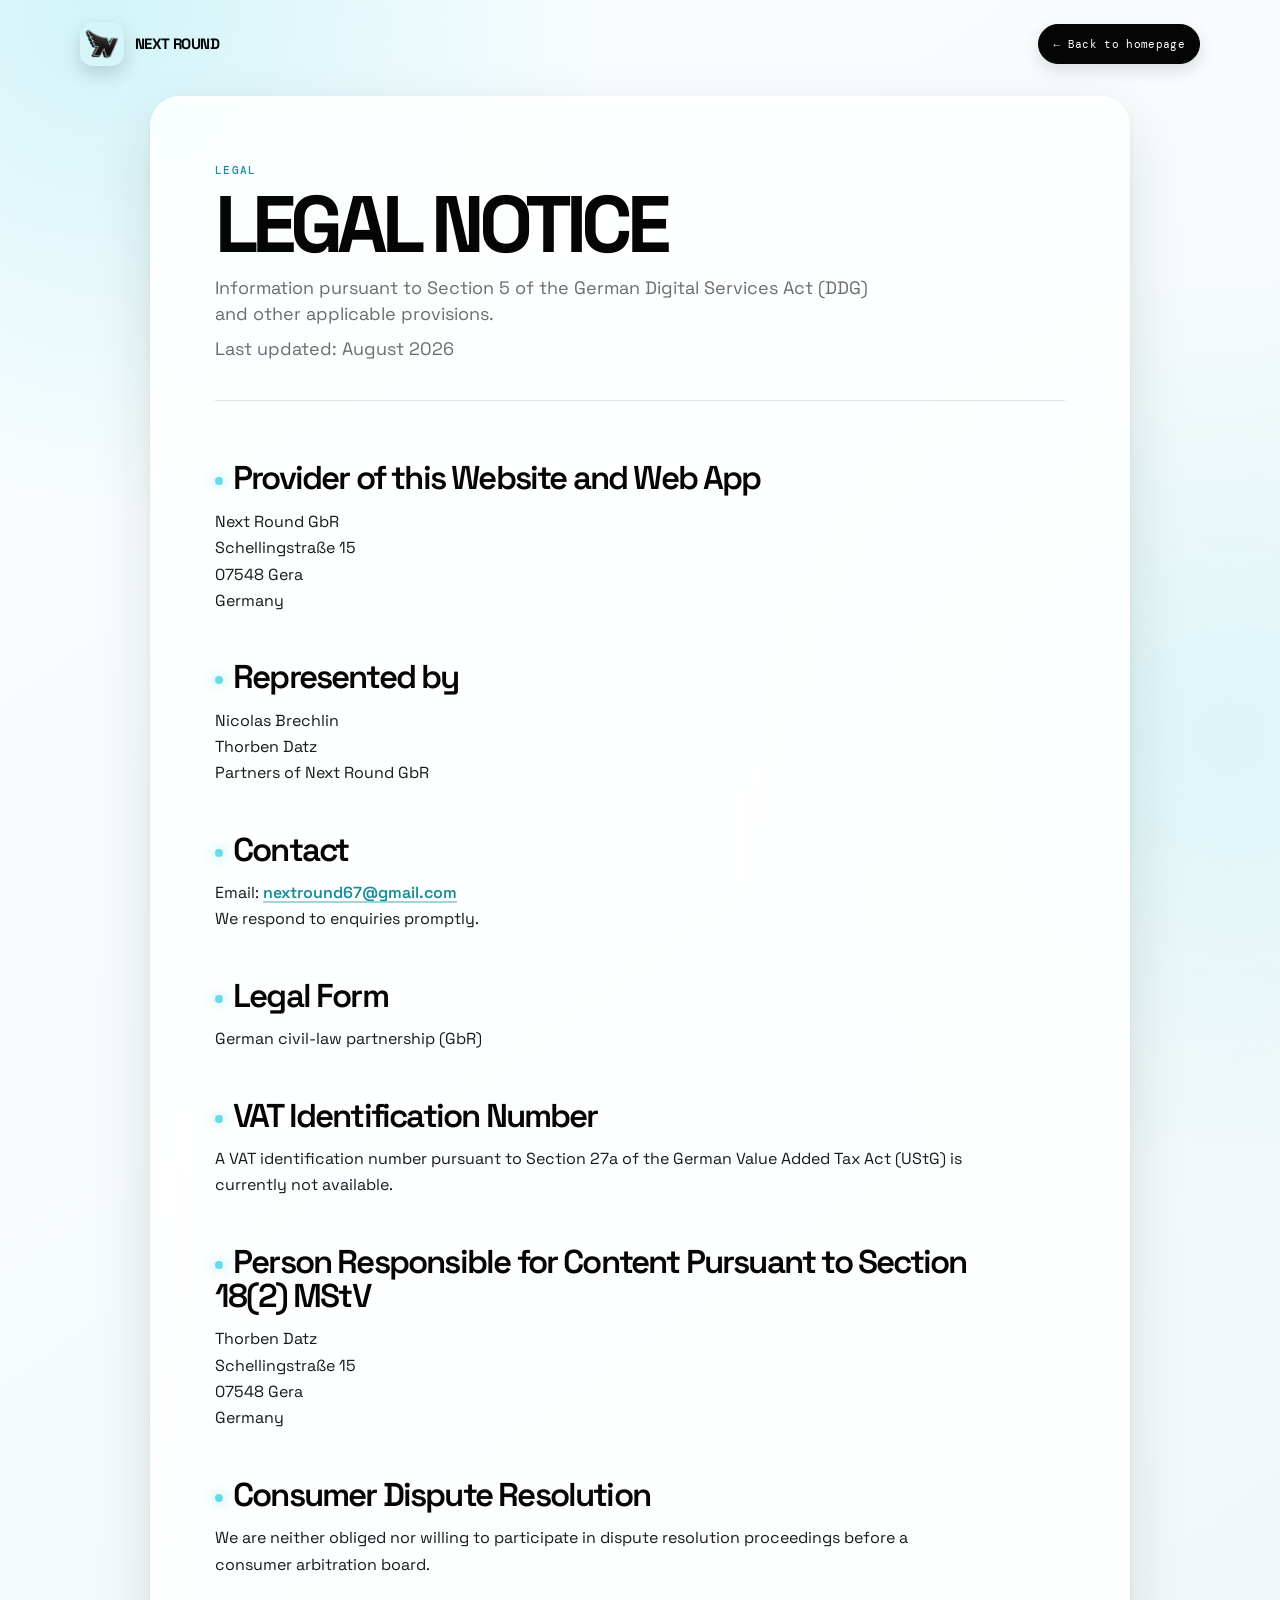
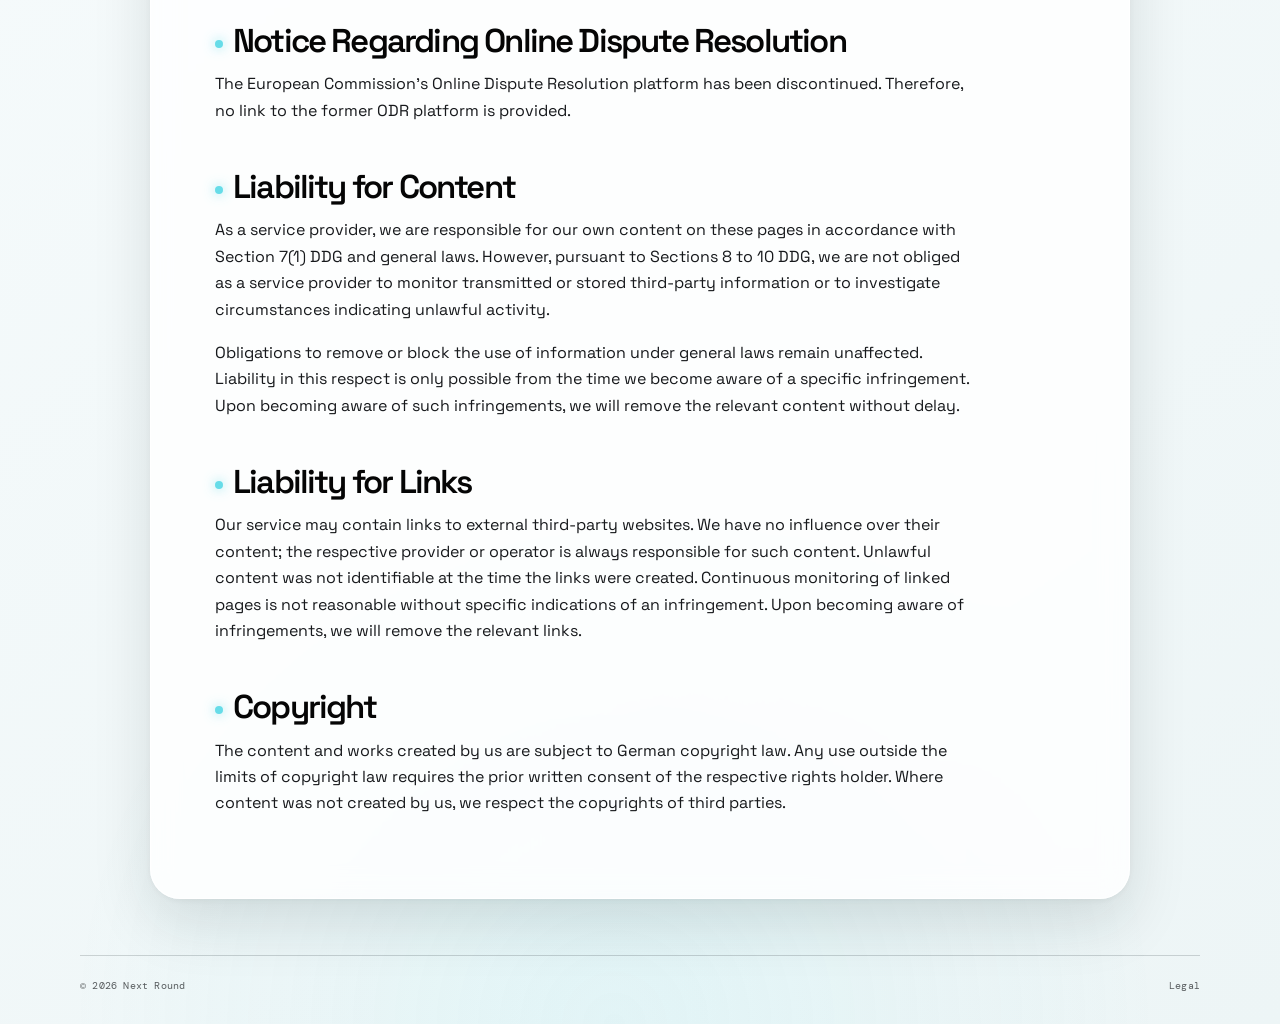
<file: en/legal-notice.html>
<!doctype html>
<html lang="en">
<head>
  <meta charset="utf-8" />
  <meta name="viewport" content="width=device-width, initial-scale=1" />
  <meta name="robots" content="noindex,follow" />
  <meta name="format-detection" content="telephone=no,address=no,email=no" />
  <title>Legal Notice – Next Round</title>
  <link rel="stylesheet" href="styles.css" />
</head>

<body>
  <div class="site">
    <header class="site-header">
      <div class="header-inner">
        <a href="index.html" class="brand" aria-label="NextRound homepage">
          <span class="brand-logo">
            <img
              src="C109D335-EFBE-4BED-9522-CA814AA267DD.png"
              alt="NextRound Logo"
            />
          </span>
          <span class="brand-text">
            <span class="brand-name">Next Round</span>
          </span>
        </a>

        <a href="index.html" class="header-link">← Back to homepage</a>
      </div>
    </header>

    <main class="site-main">
      <section class="section">
        <header class="legal-page-header">
          <div class="legal-kicker">Legal</div>
          <h1 class="legal-title">Legal Notice</h1>
          <p class="legal-intro">
            Information pursuant to Section 5 of the German Digital Services Act
            (DDG) and other applicable provisions.
          </p>
          <p class="legal-intro">Last updated: August 2026</p>
        </header>

        <article class="legal-content">
          <h2>Provider of this Website and Web App</h2>
          <p>
            Next Round GbR<br />
            Schellingstraße 15<br />
            07548 Gera<br />
            Germany
          </p>

          <h2>Represented by</h2>
          <p>
            Nicolas Brechlin<br />
            Thorben Datz<br />
            Partners of Next Round GbR
          </p>

          <h2>Contact</h2>
          <p>
            Email:
            <a href="mailto:nextround67@gmail.com">
              nextround67@gmail.com
            </a><br />
            We respond to enquiries promptly.
          </p>

          <h2>Legal Form</h2>
          <p>German civil-law partnership (GbR)</p>

          <h2>VAT Identification Number</h2>
          <p>
            A VAT identification number pursuant to Section 27a of the German
            Value Added Tax Act (UStG) is currently not available.
          </p>

          <h2>Person Responsible for Content Pursuant to Section 18(2) MStV</h2>
          <p>
            Thorben Datz<br />
            Schellingstraße 15<br />
            07548 Gera<br />
            Germany
          </p>

          <h2>Consumer Dispute Resolution</h2>
          <p>
            We are neither obliged nor willing to participate in dispute
            resolution proceedings before a consumer arbitration board.
          </p>

          <h2>Notice Regarding Online Dispute Resolution</h2>
          <p>
            The European Commission's Online Dispute Resolution platform has
            been discontinued. Therefore, no link to the former ODR platform
            is provided.
          </p>

          <h2>Liability for Content</h2>
          <p>
            As a service provider, we are responsible for our own content on
            these pages in accordance with Section 7(1) DDG and general laws.
            However, pursuant to Sections 8 to 10 DDG, we are not obliged as a
            service provider to monitor transmitted or stored third-party
            information or to investigate circumstances indicating unlawful
            activity.
          </p>
          <p>
            Obligations to remove or block the use of information under general
            laws remain unaffected. Liability in this respect is only possible
            from the time we become aware of a specific infringement. Upon
            becoming aware of such infringements, we will remove the relevant
            content without delay.
          </p>

          <h2>Liability for Links</h2>
          <p>
            Our service may contain links to external third-party websites. We
            have no influence over their content; the respective provider or
            operator is always responsible for such content. Unlawful content
            was not identifiable at the time the links were created. Continuous
            monitoring of linked pages is not reasonable without specific
            indications of an infringement. Upon becoming aware of
            infringements, we will remove the relevant links.
          </p>

          <h2>Copyright</h2>
          <p>
            The content and works created by us are subject to German copyright
            law. Any use outside the limits of copyright law requires the prior
            written consent of the respective rights holder. Where content was
            not created by us, we respect the copyrights of third parties.
          </p>
        </article>
      </section>
    </main>

    <footer class="site-footer">
      <div class="footer-inner">
        <div>© <span id="year"></span> Next Round</div>

        <nav class="footer-links" aria-label="Legal">
          <a href="legal.html">Legal</a>
        </nav>
      </div>
    </footer>
  </div>

  <script>
    document.getElementById("year").textContent = new Date().getFullYear();
  </script>
</body>
</html>
</file>
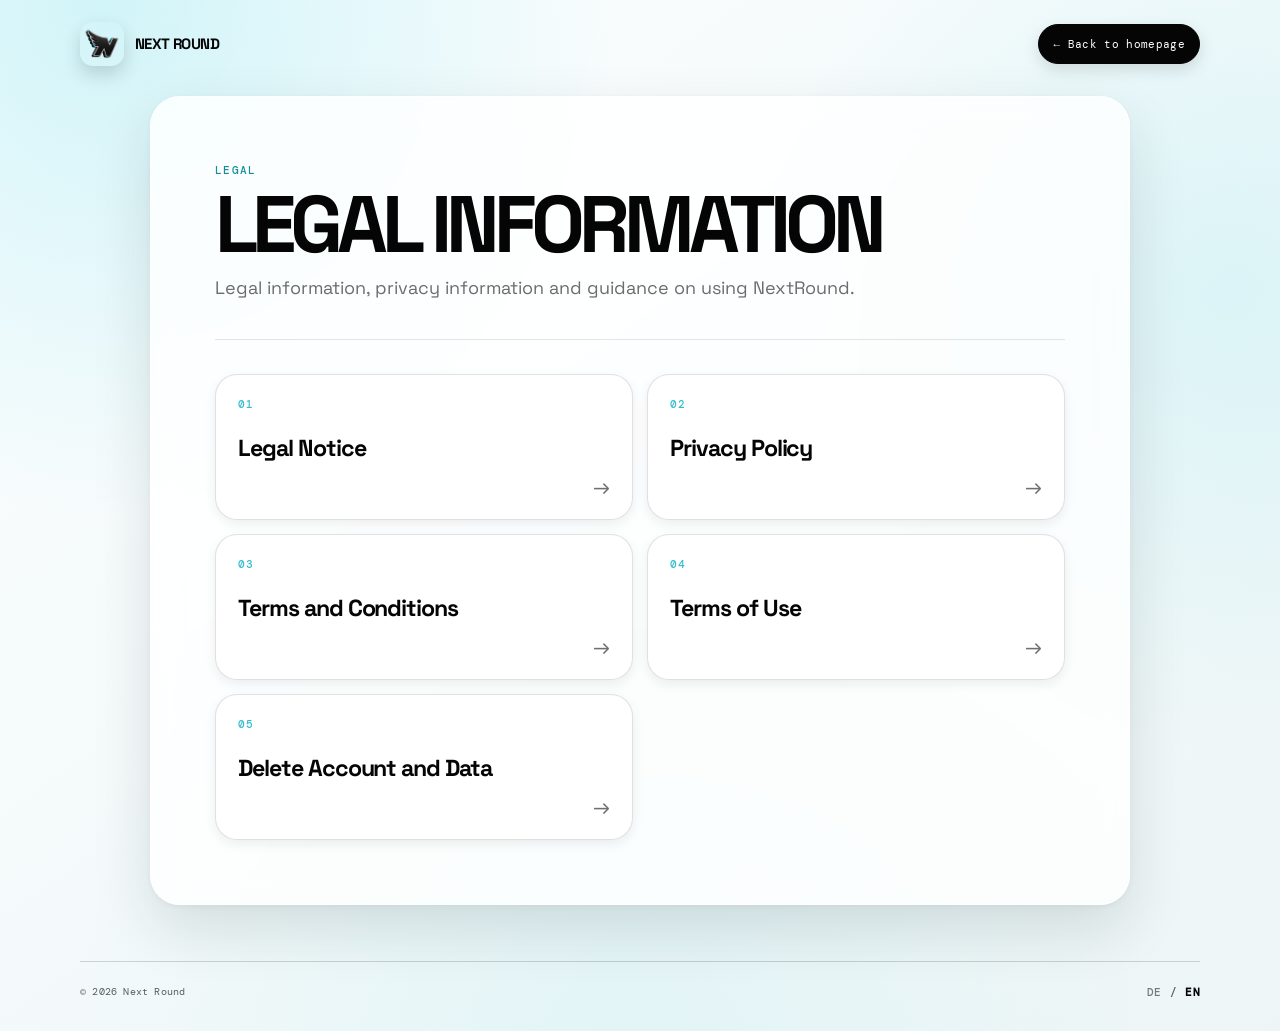
<file: en/legal.html>
<!doctype html>
<html lang="en">
<head>
  <meta charset="utf-8" />
  <meta name="viewport" content="width=device-width, initial-scale=1" />
  <meta name="robots" content="noindex,follow" />
  <meta name="theme-color" content="#ffffff" />

  <title>Legal – Next Round</title>
  <meta
    name="description"
    content="Legal information about NextRound."
  />

  <link rel="stylesheet" href="styles.css" />

  <style>
    .legal-hub-grid {
      display: grid;
      grid-template-columns: repeat(2, minmax(0, 1fr));
      gap: 14px;
      margin-top: 34px;
    }

    .legal-hub-card {
      display: flex;
      min-height: 146px;
      flex-direction: column;
      justify-content: space-between;
      padding: 22px;
      border: 1px solid rgba(5, 5, 5, .12);
      border-radius: 22px;
      background: #fff;
      color: #050505;
      box-shadow: 0 4px 12px rgba(0, 0, 0, .07);
      text-decoration: none;
      transition: transform .18s ease, box-shadow .18s ease;
    }

    .legal-hub-card:hover {
      box-shadow: 0 10px 22px rgba(0, 0, 0, .12);
      transform: translateY(-3px);
    }

    .legal-hub-number {
      color: #35bccc;
      font: 500 11px 'DM Mono', monospace;
      letter-spacing: .12em;
    }

    .legal-hub-title {
      margin-top: 22px;
      font-size: clamp(1.15rem, 2vw, 1.45rem);
      font-weight: 700;
      letter-spacing: -.045em;
      line-height: 1.1;
    }

    .legal-hub-arrow {
      align-self: flex-end;
      margin-top: 12px;
      color: rgba(5, 5, 5, .58);
      font-size: 21px;
      line-height: 1;
      transition: transform .18s ease;
    }

    .legal-hub-card:hover .legal-hub-arrow {
      transform: translateX(4px);
    }

    .language-switch {
      display: flex;
      align-items: center;
      gap: 8px;
      font: 500 11px 'DM Mono', monospace;
      letter-spacing: .04em;
      text-transform: uppercase;
    }

    .language-switch a {
      text-decoration: none;
    }

    .language-switch .is-active {
      color: #050505;
      font-weight: 700;
      pointer-events: none;
      text-decoration: none;
    }

    .language-switch .language-separator {
      color: #050505;
      font-weight: 700;
    }

    .language-switch a:not(.is-active) {
      color: rgba(5, 5, 5, .52);
      text-decoration: none;
    }

    .language-switch a:not(.is-active):hover {
      color: #050505;
      text-decoration: underline;
    }

    @media (max-width: 640px) {
      .legal-hub-grid {
        grid-template-columns: 1fr;
        gap: 11px;
        margin-top: 28px;
      }

      .legal-hub-card {
        min-height: 118px;
        padding: 19px;
        border-radius: 19px;
      }

      .legal-hub-title {
        margin-top: 16px;
      }
    }
  </style>
</head>

<body>
  <div class="site">

    <header class="site-header">
      <div class="header-inner">

        <a
          href="index.html"
          class="brand"
          aria-label="NextRound homepage"
        >
          <span class="brand-logo">
            <img
              src="C109D335-EFBE-4BED-9522-CA814AA267DD.png"
              alt="NextRound Logo"
            />
          </span>

          <span class="brand-text">
            <span class="brand-name">Next Round</span>
          </span>
        </a>

        <a href="index.html" class="header-link">
          ← Back to homepage
        </a>

      </div>
    </header>

    <main class="site-main">
      <section class="section">

        <header class="legal-page-header">
          <div class="legal-kicker">Legal</div>

          <h1 class="legal-title">Legal information</h1>

          <p class="legal-intro">
            Legal information, privacy information and guidance
            on using NextRound.
          </p>
        </header>

        <nav
          class="legal-hub-grid"
          aria-label="Legal information"
        >
          <a class="legal-hub-card" href="legal-notice.html">
            <span class="legal-hub-number">01</span>
            <span class="legal-hub-title">Legal Notice</span>
            <span class="legal-hub-arrow" aria-hidden="true">→</span>
          </a>

          <a class="legal-hub-card" href="privacy-policy.html">
            <span class="legal-hub-number">02</span>
            <span class="legal-hub-title">
              Privacy<wbr> Policy
            </span>
            <span class="legal-hub-arrow" aria-hidden="true">→</span>
          </a>

          <a class="legal-hub-card" href="terms-and-conditions.html">
            <span class="legal-hub-number">03</span>
            <span class="legal-hub-title">Terms and Conditions</span>
            <span class="legal-hub-arrow" aria-hidden="true">→</span>
          </a>

          <a class="legal-hub-card" href="terms-of-use.html">
            <span class="legal-hub-number">04</span>
            <span class="legal-hub-title">
              Terms of<wbr> Use
            </span>
            <span class="legal-hub-arrow" aria-hidden="true">→</span>
          </a>

          <a class="legal-hub-card" href="data-deletion.html">
            <span class="legal-hub-number">05</span>
            <span class="legal-hub-title">
              Delete Account and Data
            </span>
            <span class="legal-hub-arrow" aria-hidden="true">→</span>
          </a>
        </nav>

      </section>
    </main>

    <footer class="site-footer">
      <div class="footer-inner">

        <div>
          © <span id="year"></span> Next Round
        </div>

        <div class="language-switch" aria-label="Language">
          <a href="../legal.html" lang="de">DE</a>
          <span aria-hidden="true">/</span>
          <a class="is-active" href="legal.html" lang="en">EN</a>
        </div>

      </div>
    </footer>

  </div>

  <script>
    document.getElementById("year").textContent = new Date().getFullYear();
  </script>
</body>
</html>
</file>
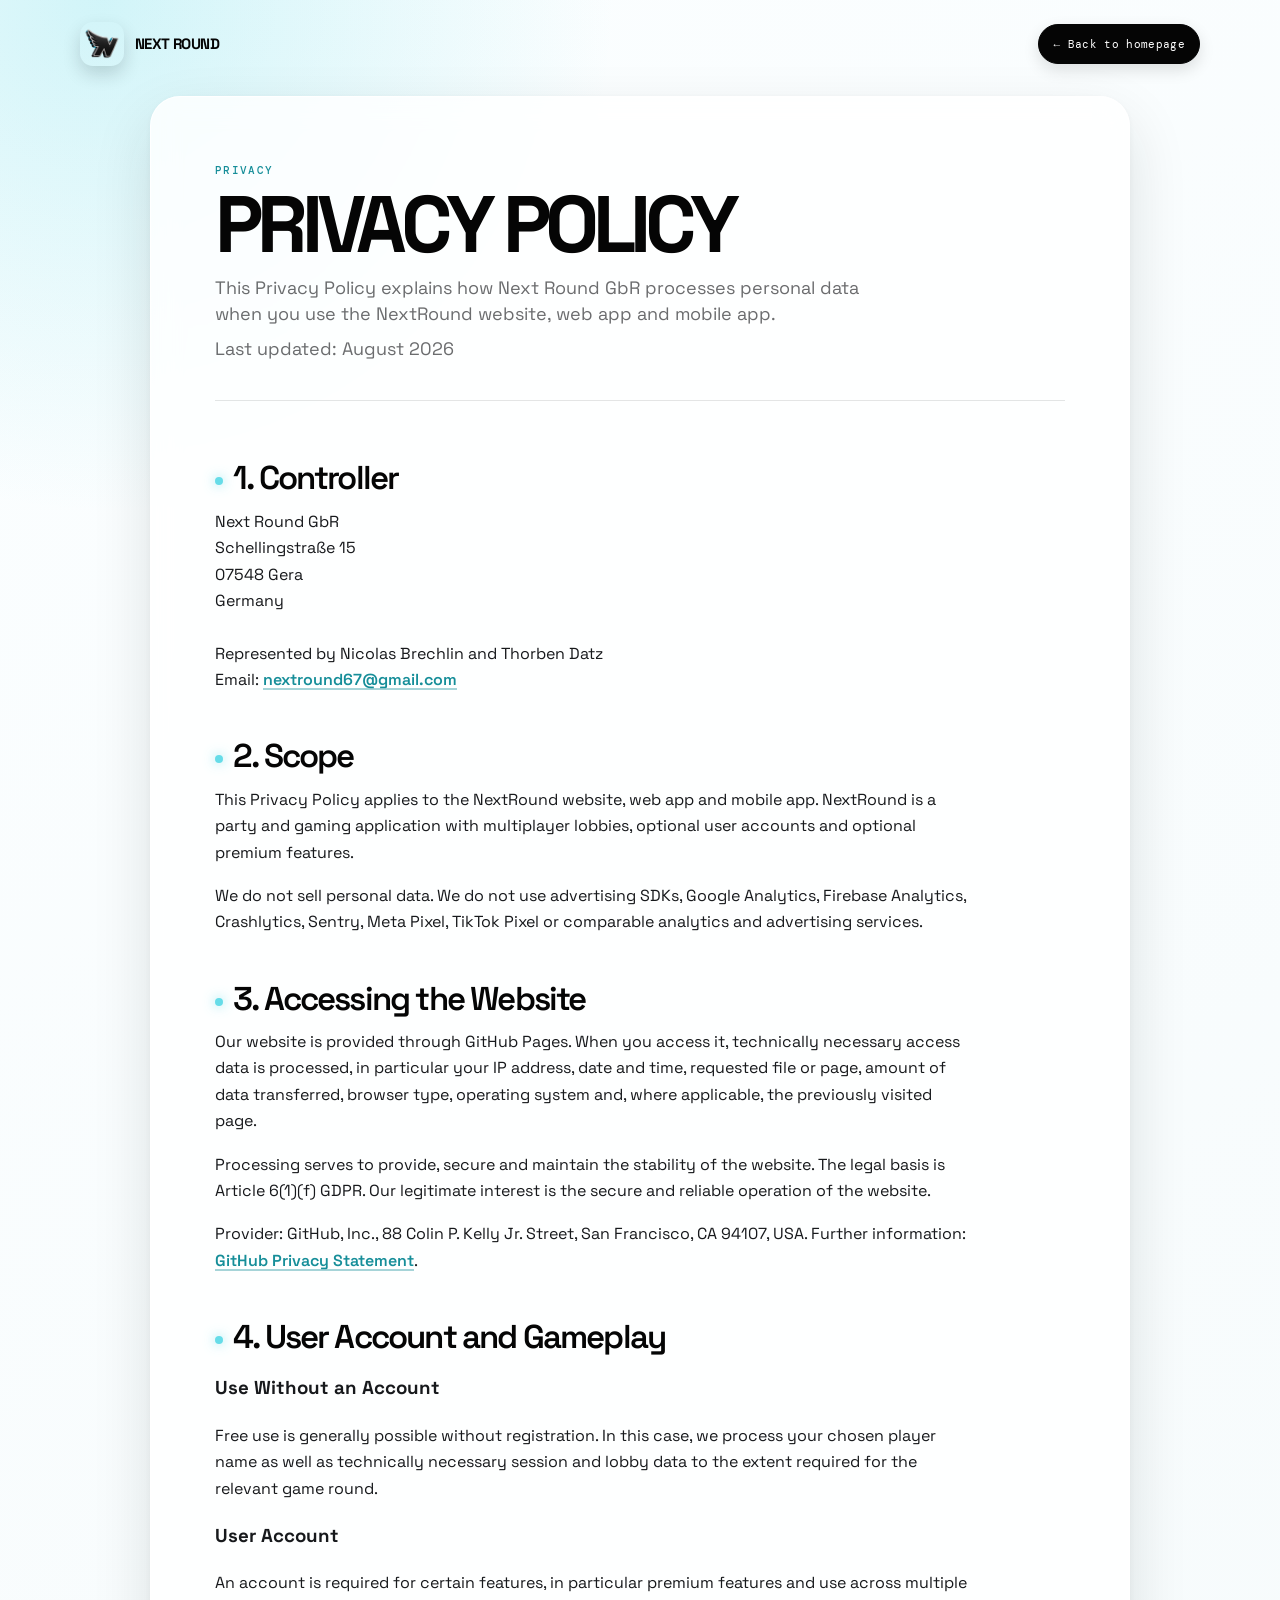
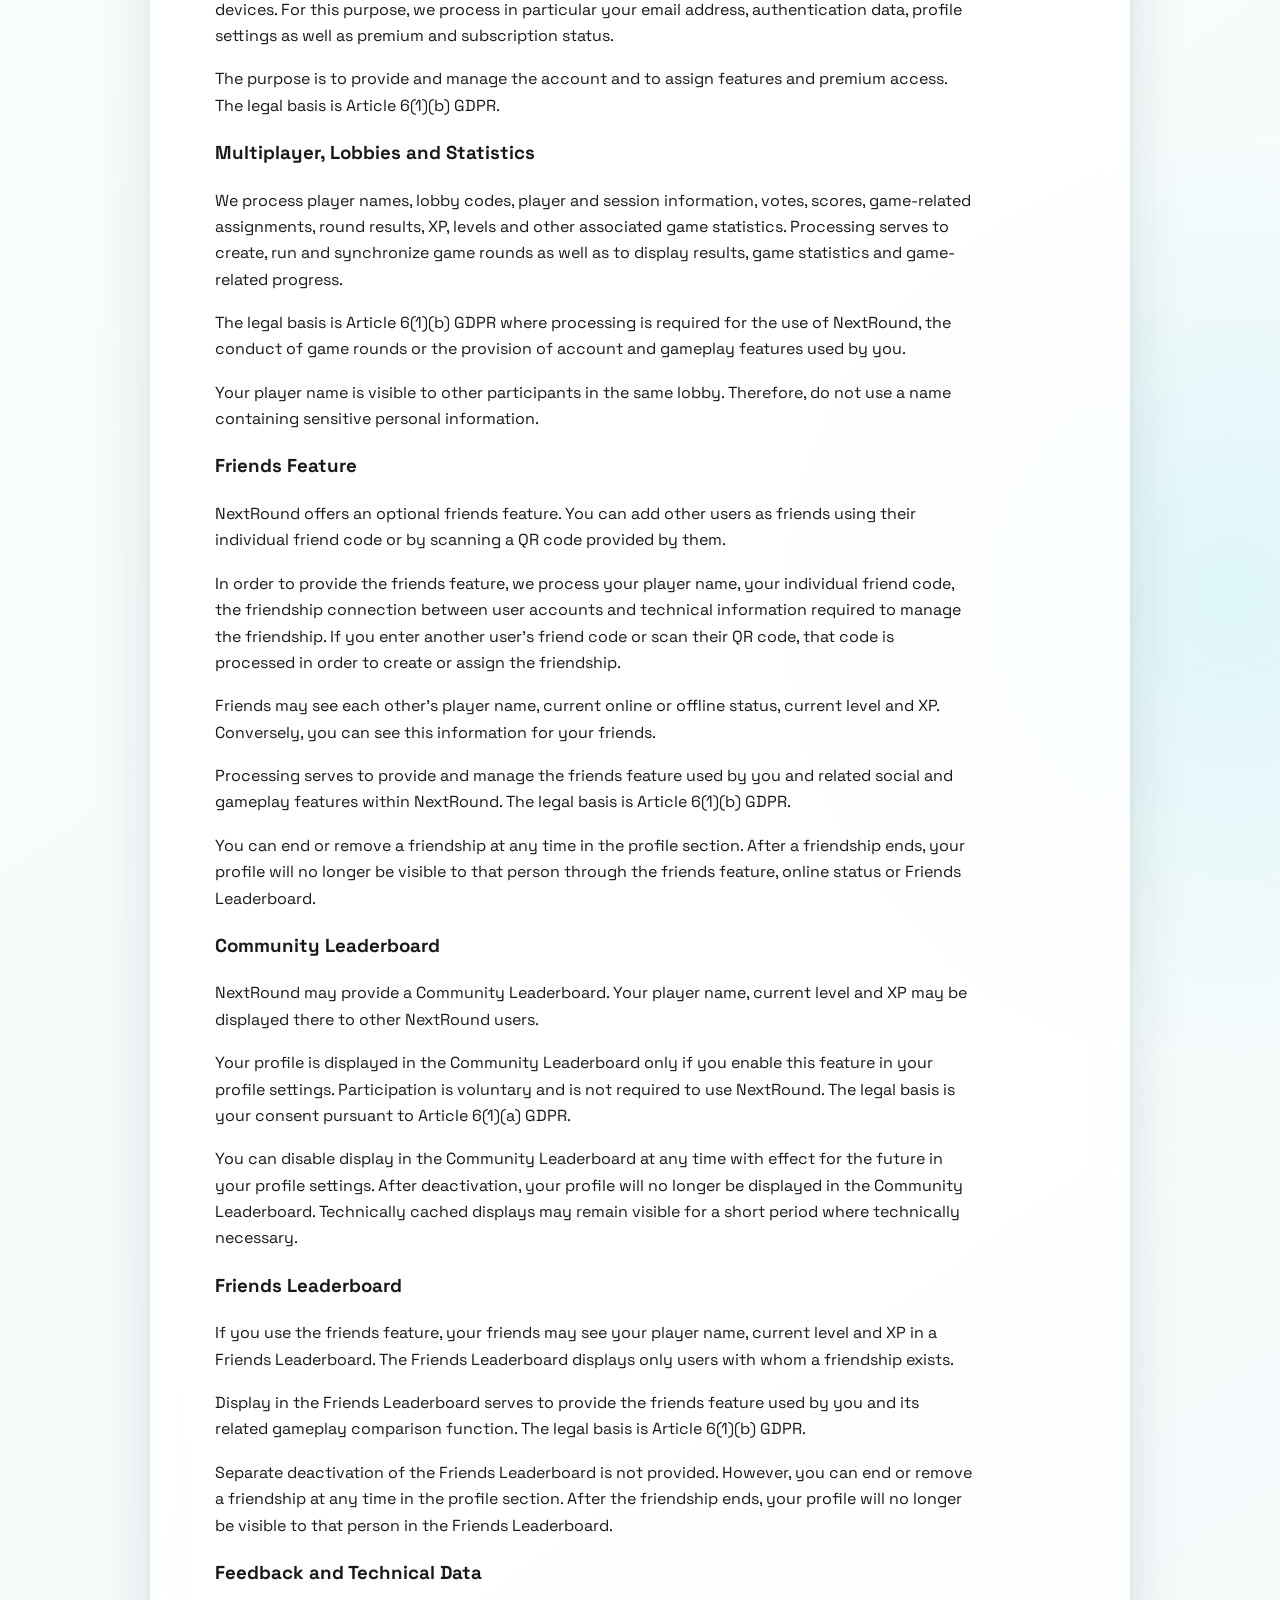
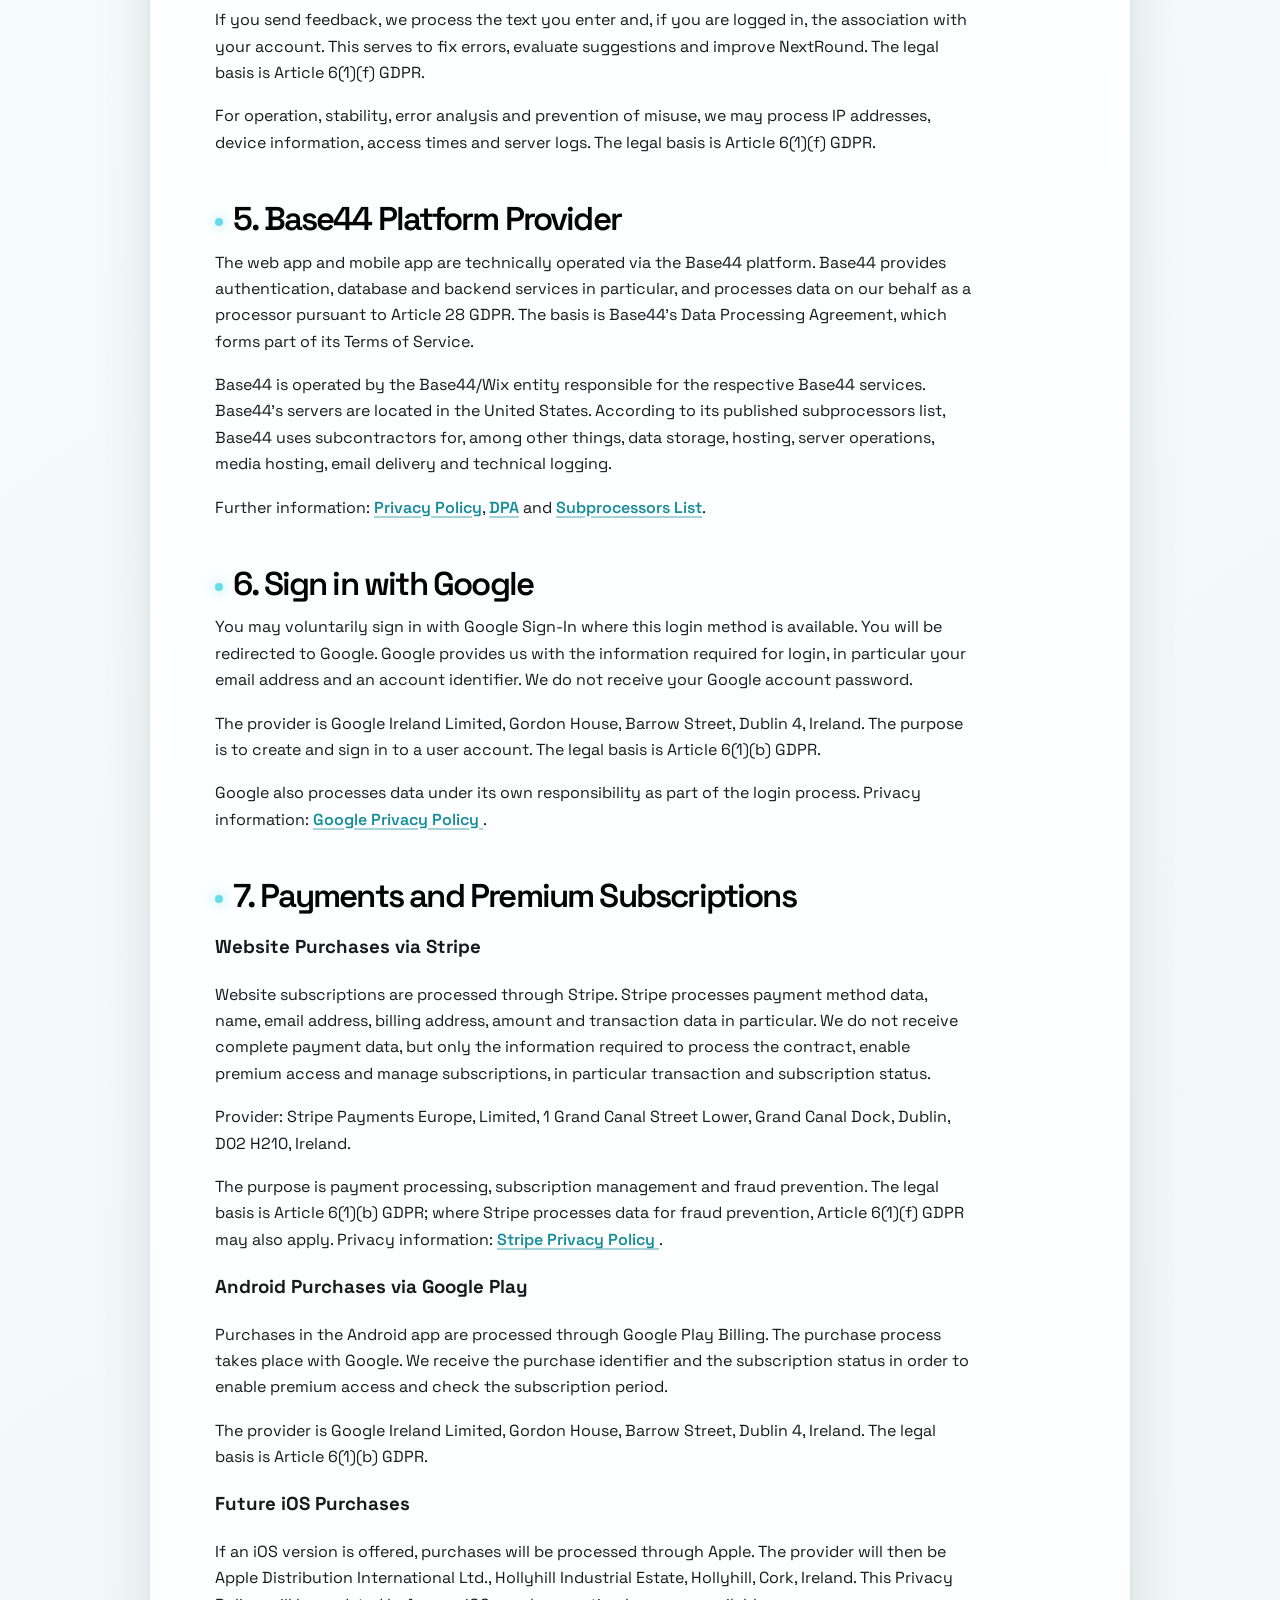
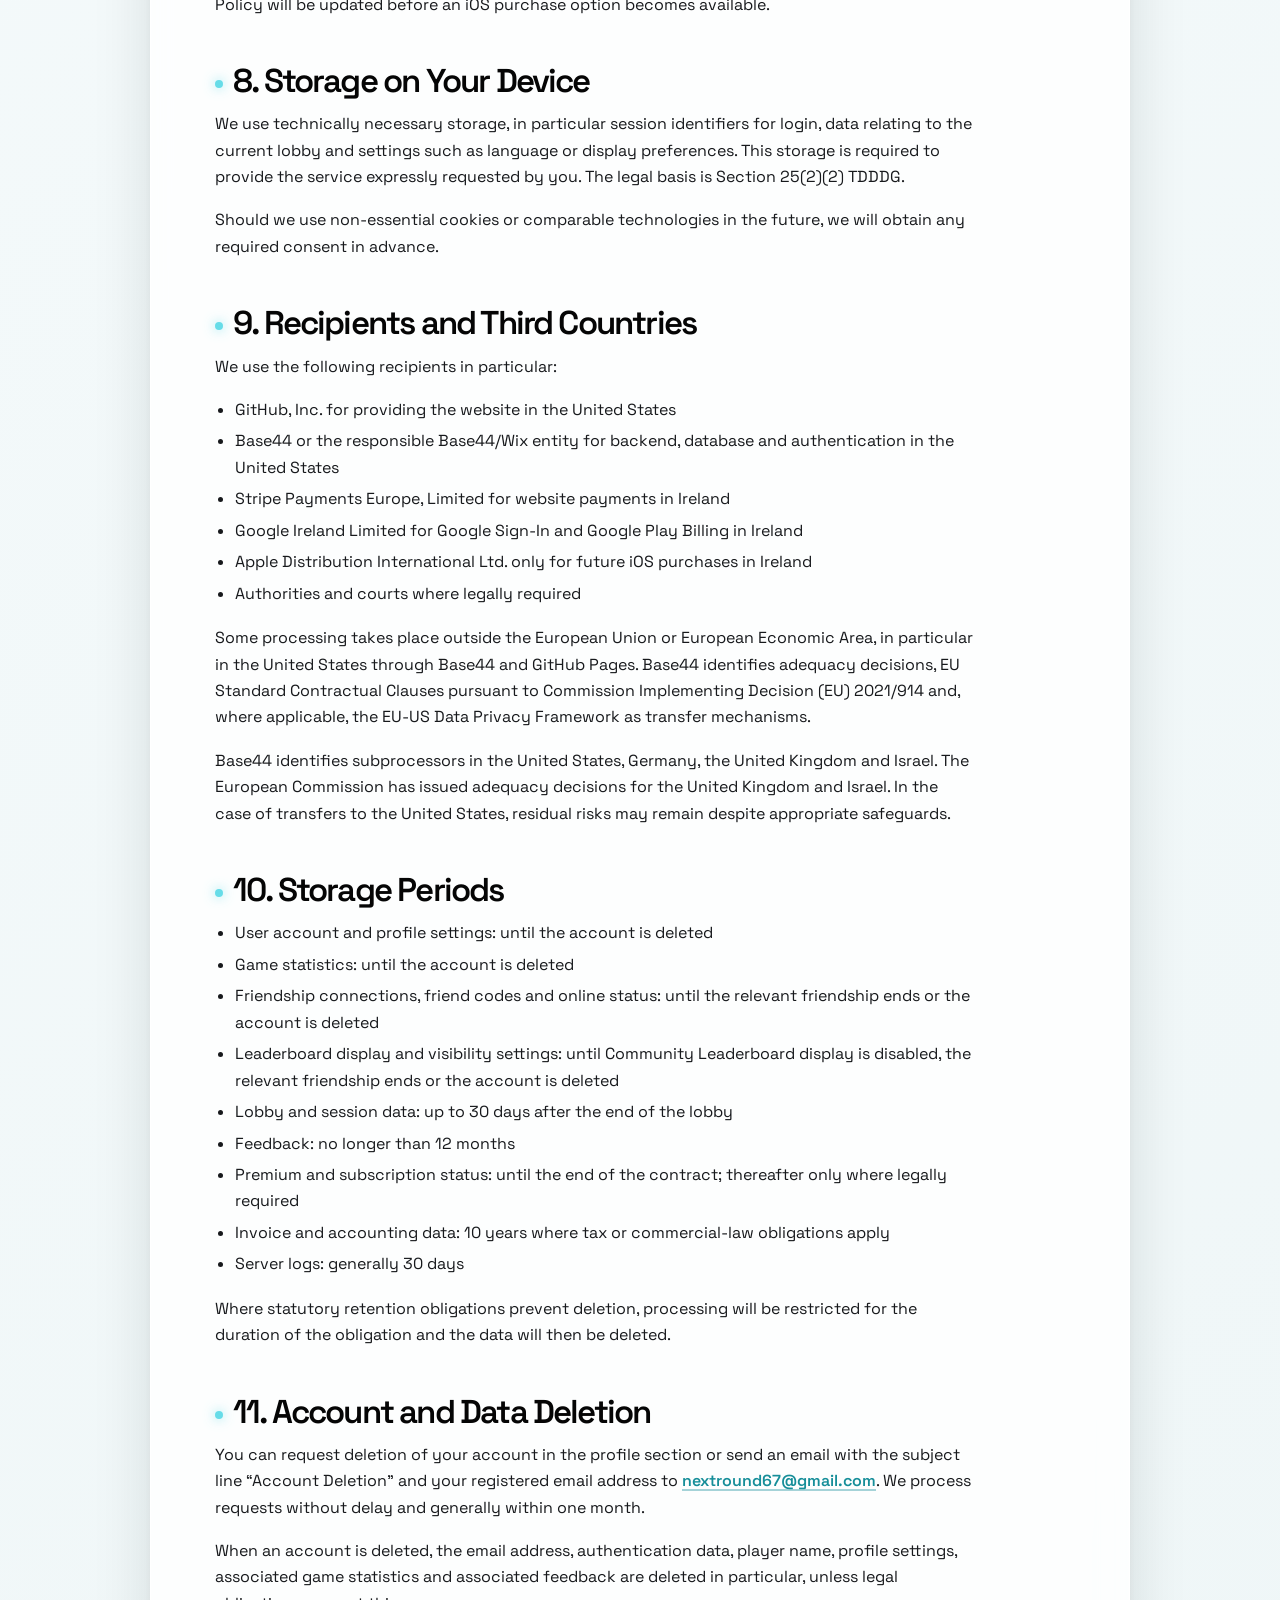
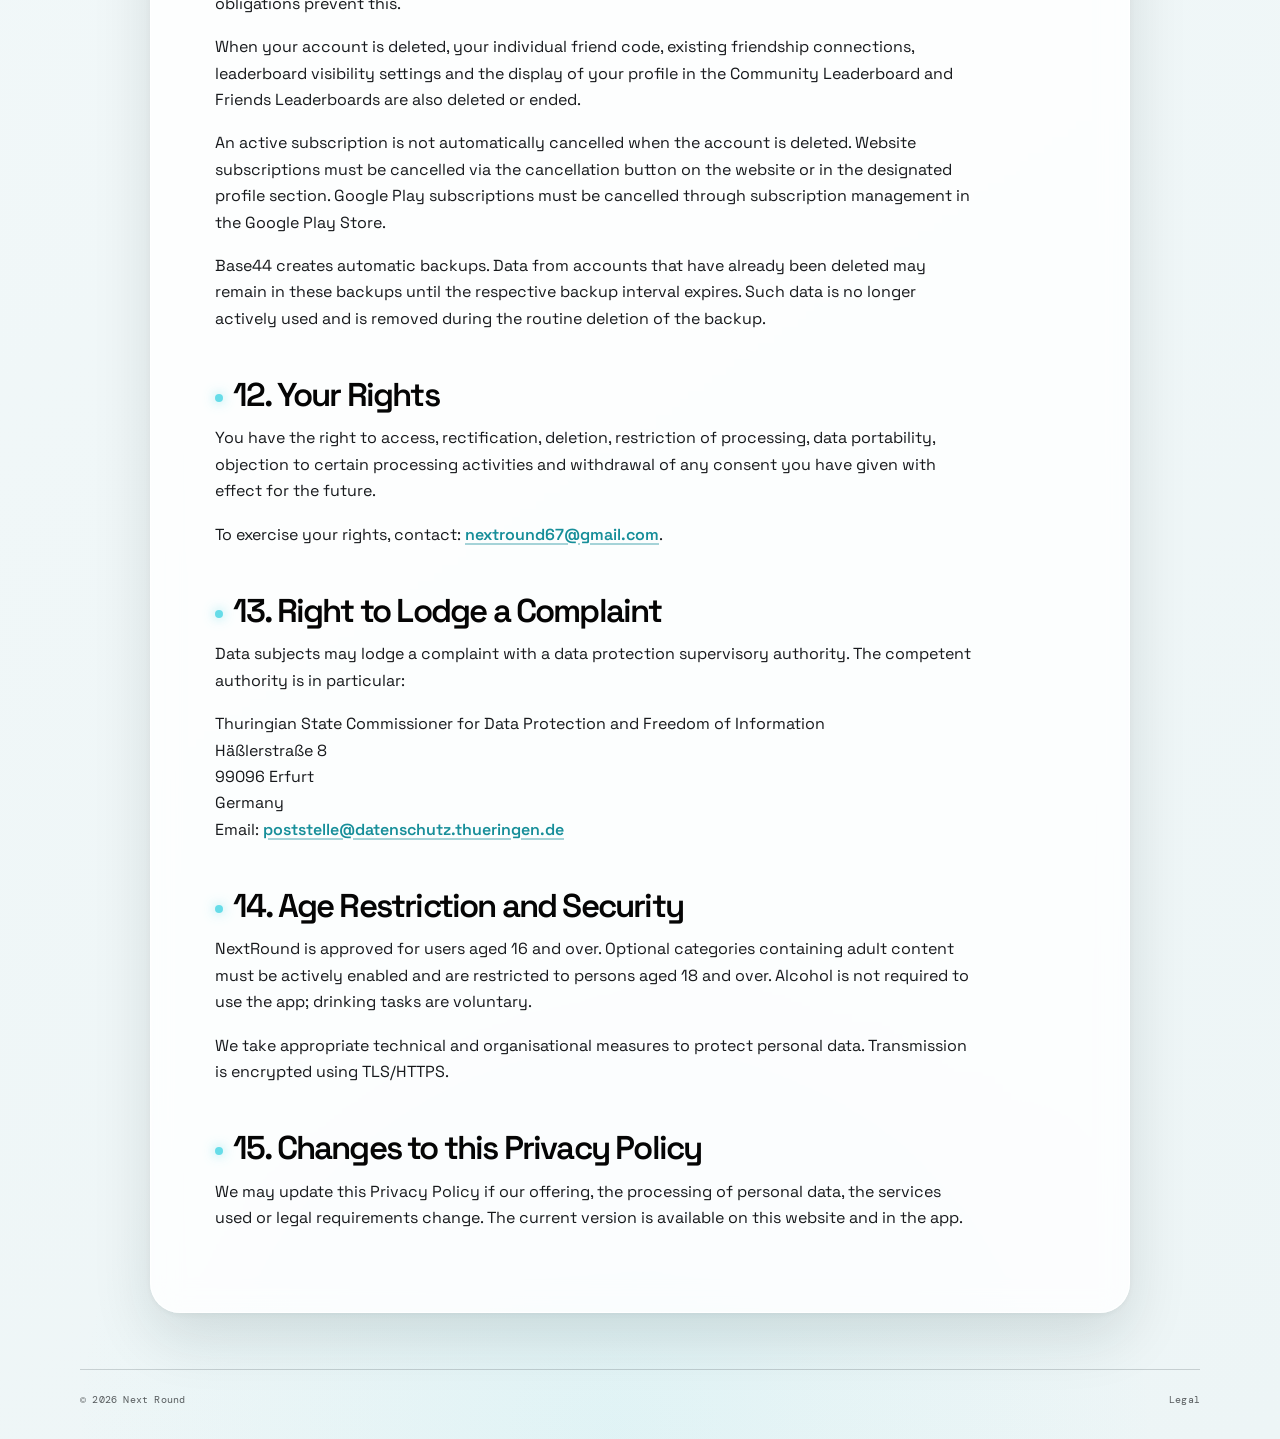
<file: en/privacy-policy.html>
<!doctype html>
<html lang="en">
<head>
  <meta charset="utf-8" />
  <meta name="viewport" content="width=device-width, initial-scale=1" />
  <meta name="robots" content="noindex,follow" />
  <title>Privacy Policy – Next Round</title>
  <link rel="stylesheet" href="styles.css" />
</head>

<body>
  <div class="site">
    <header class="site-header">
      <div class="header-inner">
        <a href="index.html" class="brand" aria-label="NextRound homepage">
          <span class="brand-logo">
            <img
              src="C109D335-EFBE-4BED-9522-CA814AA267DD.png"
              alt="NextRound Logo"
            />
          </span>

          <span class="brand-text">
            <span class="brand-name">Next Round</span>
          </span>
        </a>

        <a href="index.html" class="header-link">← Back to homepage</a>
      </div>
    </header>

    <main class="site-main">
      <section class="section">
        <header class="legal-page-header">
          <div class="legal-kicker">Privacy</div>

          <h1 class="legal-title">Privacy Policy</h1>

          <p class="legal-intro">
            This Privacy Policy explains how Next Round GbR processes personal
            data when you use the NextRound website, web app and mobile app.
          </p>

          <p class="legal-intro">Last updated: August 2026</p>
        </header>

        <article class="legal-content">
          <h2>1. Controller</h2>

          <p>
            Next Round GbR<br />
            Schellingstraße 15<br />
            07548 Gera<br />
            Germany<br /><br />
            Represented by Nicolas Brechlin and Thorben Datz<br />
            Email:
            <a href="mailto:nextround67@gmail.com">nextround67@gmail.com</a>
          </p>

          <h2>2. Scope</h2>

          <p>
            This Privacy Policy applies to the NextRound website, web app and
            mobile app. NextRound is a party and gaming application with
            multiplayer lobbies, optional user accounts and optional premium
            features.
          </p>

          <p>
            We do not sell personal data. We do not use advertising SDKs,
            Google Analytics, Firebase Analytics, Crashlytics, Sentry,
            Meta Pixel, TikTok Pixel or comparable analytics and advertising
            services.
          </p>

          <h2>3. Accessing the Website</h2>

          <p>
            Our website is provided through GitHub Pages. When you access it,
            technically necessary access data is processed, in particular your
            IP address, date and time, requested file or page, amount of data
            transferred, browser type, operating system and, where applicable,
            the previously visited page.
          </p>

          <p>
            Processing serves to provide, secure and maintain the stability of
            the website. The legal basis is Article 6(1)(f) GDPR. Our legitimate
            interest is the secure and reliable operation of the website.
          </p>

          <p>
            Provider: GitHub, Inc., 88 Colin P. Kelly Jr. Street, San Francisco,
            CA 94107, USA. Further information:
            <a
              href="https://docs.github.com/site-policy/privacy-policies/github-privacy-statement"
              target="_blank"
              rel="noopener"
            >GitHub Privacy Statement</a>.
          </p>

          <h2>4. User Account and Gameplay</h2>

          <h3>Use Without an Account</h3>

          <p>
            Free use is generally possible without registration. In this case,
            we process your chosen player name as well as technically necessary
            session and lobby data to the extent required for the relevant
            game round.
          </p>

          <h3>User Account</h3>

          <p>
            An account is required for certain features, in particular premium
            features and use across multiple devices. For this purpose, we
            process in particular your email address, authentication data,
            profile settings as well as premium and subscription status.
          </p>

          <p>
            The purpose is to provide and manage the account and to assign
            features and premium access. The legal basis is Article 6(1)(b)
            GDPR.
          </p>

          <h3>Multiplayer, Lobbies and Statistics</h3>

          <p>
            We process player names, lobby codes, player and session information,
            votes, scores, game-related assignments, round results, XP, levels
            and other associated game statistics. Processing serves to create,
            run and synchronize game rounds as well as to display results,
            game statistics and game-related progress.
          </p>

          <p>
            The legal basis is Article 6(1)(b) GDPR where processing is required
            for the use of NextRound, the conduct of game rounds or the provision
            of account and gameplay features used by you.
          </p>

          <p>
            Your player name is visible to other participants in the same lobby.
            Therefore, do not use a name containing sensitive personal
            information.
          </p>

          <h3>Friends Feature</h3>

          <p>
            NextRound offers an optional friends feature. You can add other users
            as friends using their individual friend code or by scanning a QR code
            provided by them.
          </p>

          <p>
            In order to provide the friends feature, we process your player name,
            your individual friend code, the friendship connection between user
            accounts and technical information required to manage the friendship.
            If you enter another user's friend code or scan their QR code, that
            code is processed in order to create or assign the friendship.
          </p>

          <p>
            Friends may see each other's player name, current online or offline
            status, current level and XP. Conversely, you can see this information
            for your friends.
          </p>

          <p>
            Processing serves to provide and manage the friends feature used by
            you and related social and gameplay features within NextRound. The
            legal basis is Article 6(1)(b) GDPR.
          </p>

          <p>
            You can end or remove a friendship at any time in the profile section.
            After a friendship ends, your profile will no longer be visible to
            that person through the friends feature, online status or Friends
            Leaderboard.
          </p>

          <h3>Community Leaderboard</h3>

          <p>
            NextRound may provide a Community Leaderboard. Your player name,
            current level and XP may be displayed there to other NextRound users.
          </p>

          <p>
            Your profile is displayed in the Community Leaderboard only if you
            enable this feature in your profile settings. Participation is voluntary
            and is not required to use NextRound. The legal basis is your consent
            pursuant to Article 6(1)(a) GDPR.
          </p>

          <p>
            You can disable display in the Community Leaderboard at any time with
            effect for the future in your profile settings. After deactivation,
            your profile will no longer be displayed in the Community Leaderboard.
            Technically cached displays may remain visible for a short period where
            technically necessary.
          </p>

          <h3>Friends Leaderboard</h3>

          <p>
            If you use the friends feature, your friends may see your player name,
            current level and XP in a Friends Leaderboard. The Friends Leaderboard
            displays only users with whom a friendship exists.
          </p>

          <p>
            Display in the Friends Leaderboard serves to provide the friends
            feature used by you and its related gameplay comparison function.
            The legal basis is Article 6(1)(b) GDPR.
          </p>

          <p>
            Separate deactivation of the Friends Leaderboard is not provided.
            However, you can end or remove a friendship at any time in the profile
            section. After the friendship ends, your profile will no longer be
            visible to that person in the Friends Leaderboard.
          </p>

          <h3>Feedback and Technical Data</h3>

          <p>
            If you send feedback, we process the text you enter and, if you are
            logged in, the association with your account. This serves to fix
            errors, evaluate suggestions and improve NextRound. The legal basis
            is Article 6(1)(f) GDPR.
          </p>

          <p>
            For operation, stability, error analysis and prevention of misuse,
            we may process IP addresses, device information, access times and
            server logs. The legal basis is Article 6(1)(f) GDPR.
          </p>

          <h2>5. Base44 Platform Provider</h2>

          <p>
            The web app and mobile app are technically operated via the Base44
            platform. Base44 provides authentication, database and backend
            services in particular, and processes data on our behalf as a
            processor pursuant to Article 28 GDPR. The basis is Base44's Data
            Processing Agreement, which forms part of its Terms of Service.
          </p>

          <p>
            Base44 is operated by the Base44/Wix entity responsible for the
            respective Base44 services. Base44's servers are located in the
            United States. According to its published subprocessors list,
            Base44 uses subcontractors for, among other things, data storage,
            hosting, server operations, media hosting, email delivery and
            technical logging.
          </p>

          <p>
            Further information:
            <a href="https://base44.com/privacy" target="_blank" rel="noopener">Privacy Policy</a>,
            <a href="https://base44.com/dpa" target="_blank" rel="noopener">DPA</a> and
            <a href="https://base44.com/dpa/exhibitc" target="_blank" rel="noopener">Subprocessors List</a>.
          </p>

          <h2>6. Sign in with Google</h2>

          <p>
            You may voluntarily sign in with Google Sign-In where this login
            method is available. You will be redirected to Google. Google
            provides us with the information required for login, in particular
            your email address and an account identifier. We do not receive your
            Google account password.
          </p>

          <p>
            The provider is Google Ireland Limited, Gordon House, Barrow Street,
            Dublin 4, Ireland. The purpose is to create and sign in to a user
            account. The legal basis is Article 6(1)(b) GDPR.
          </p>

          <p>
            Google also processes data under its own responsibility as part of
            the login process. Privacy information:
            <a href="https://policies.google.com/privacy" target="_blank" rel="noopener">
              Google Privacy Policy
            </a>.
          </p>

          <h2>7. Payments and Premium Subscriptions</h2>

          <h3>Website Purchases via Stripe</h3>

          <p>
            Website subscriptions are processed through Stripe. Stripe processes
            payment method data, name, email address, billing address, amount
            and transaction data in particular. We do not receive complete
            payment data, but only the information required to process the
            contract, enable premium access and manage subscriptions, in
            particular transaction and subscription status.
          </p>

          <p>
            Provider: Stripe Payments Europe, Limited, 1 Grand Canal Street Lower,
            Grand Canal Dock, Dublin, D02 H210, Ireland.
          </p>

          <p>
            The purpose is payment processing, subscription management and fraud
            prevention. The legal basis is Article 6(1)(b) GDPR; where Stripe
            processes data for fraud prevention, Article 6(1)(f) GDPR may also
            apply. Privacy information:
            <a href="https://stripe.com/de/privacy" target="_blank" rel="noopener">
              Stripe Privacy Policy
            </a>.
          </p>

          <h3>Android Purchases via Google Play</h3>

          <p>
            Purchases in the Android app are processed through Google Play
            Billing. The purchase process takes place with Google. We receive
            the purchase identifier and the subscription status in order to
            enable premium access and check the subscription period.
          </p>

          <p>
            The provider is Google Ireland Limited, Gordon House, Barrow Street,
            Dublin 4, Ireland. The legal basis is Article 6(1)(b) GDPR.
          </p>

          <h3>Future iOS Purchases</h3>

          <p>
            If an iOS version is offered, purchases will be processed through
            Apple. The provider will then be Apple Distribution International
            Ltd., Hollyhill Industrial Estate, Hollyhill, Cork, Ireland. This
            Privacy Policy will be updated before an iOS purchase option becomes
            available.
          </p>

          <h2>8. Storage on Your Device</h2>

          <p>
            We use technically necessary storage, in particular session
            identifiers for login, data relating to the current lobby and
            settings such as language or display preferences. This storage is
            required to provide the service expressly requested by you. The
            legal basis is Section 25(2)(2) TDDDG.
          </p>

          <p>
            Should we use non-essential cookies or comparable technologies in
            the future, we will obtain any required consent in advance.
          </p>

          <h2>9. Recipients and Third Countries</h2>

          <p>We use the following recipients in particular:</p>

          <ul>
            <li>GitHub, Inc. for providing the website in the United States</li>
            <li>Base44 or the responsible Base44/Wix entity for backend, database and authentication in the United States</li>
            <li>Stripe Payments Europe, Limited for website payments in Ireland</li>
            <li>Google Ireland Limited for Google Sign-In and Google Play Billing in Ireland</li>
            <li>Apple Distribution International Ltd. only for future iOS purchases in Ireland</li>
            <li>Authorities and courts where legally required</li>
          </ul>

          <p>
            Some processing takes place outside the European Union or European
            Economic Area, in particular in the United States through Base44
            and GitHub Pages. Base44 identifies adequacy decisions, EU Standard
            Contractual Clauses pursuant to Commission Implementing Decision
            (EU) 2021/914 and, where applicable, the EU-US Data Privacy
            Framework as transfer mechanisms.
          </p>

          <p>
            Base44 identifies subprocessors in the United States, Germany, the
            United Kingdom and Israel. The European Commission has issued
            adequacy decisions for the United Kingdom and Israel. In the case
            of transfers to the United States, residual risks may remain despite
            appropriate safeguards.
          </p>

          <h2>10. Storage Periods</h2>

          <ul>
            <li>User account and profile settings: until the account is deleted</li>
            <li>Game statistics: until the account is deleted</li>
            <li>Friendship connections, friend codes and online status: until the relevant friendship ends or the account is deleted</li>
            <li>Leaderboard display and visibility settings: until Community Leaderboard display is disabled, the relevant friendship ends or the account is deleted</li>
            <li>Lobby and session data: up to 30 days after the end of the lobby</li>
            <li>Feedback: no longer than 12 months</li>
            <li>Premium and subscription status: until the end of the contract; thereafter only where legally required</li>
            <li>Invoice and accounting data: 10 years where tax or commercial-law obligations apply</li>
            <li>Server logs: generally 30 days</li>
          </ul>

          <p>
            Where statutory retention obligations prevent deletion, processing
            will be restricted for the duration of the obligation and the data
            will then be deleted.
          </p>

          <h2>11. Account and Data Deletion</h2>

          <p>
            You can request deletion of your account in the profile section or
            send an email with the subject line “Account Deletion” and your
            registered email address to
            <a href="mailto:nextround67@gmail.com">nextround67@gmail.com</a>.
            We process requests without delay and generally within one month.
          </p>

          <p>
            When an account is deleted, the email address, authentication data,
            player name, profile settings, associated game statistics and
            associated feedback are deleted in particular, unless legal
            obligations prevent this.
          </p>

          <p>
            When your account is deleted, your individual friend code, existing
            friendship connections, leaderboard visibility settings and the
            display of your profile in the Community Leaderboard and Friends
            Leaderboards are also deleted or ended.
          </p>

          <p>
            An active subscription is not automatically cancelled when the
            account is deleted. Website subscriptions must be cancelled via the
            cancellation button on the website or in the designated profile
            section. Google Play subscriptions must be cancelled through
            subscription management in the Google Play Store.
          </p>

          <p>
            Base44 creates automatic backups. Data from accounts that have
            already been deleted may remain in these backups until the
            respective backup interval expires. Such data is no longer actively
            used and is removed during the routine deletion of the backup.
          </p>

          <h2>12. Your Rights</h2>

          <p>
            You have the right to access, rectification, deletion, restriction
            of processing, data portability, objection to certain processing
            activities and withdrawal of any consent you have given with effect
            for the future.
          </p>

          <p>
            To exercise your rights, contact:
            <a href="mailto:nextround67@gmail.com">nextround67@gmail.com</a>.
          </p>

          <h2>13. Right to Lodge a Complaint</h2>

          <p>
            Data subjects may lodge a complaint with a data protection
            supervisory authority. The competent authority is in particular:
          </p>

          <p>
            Thuringian State Commissioner for Data Protection and Freedom of Information<br />
            Häßlerstraße 8<br />
            99096 Erfurt<br />
            Germany<br />
            Email:
            <a href="mailto:poststelle@datenschutz.thueringen.de">
              poststelle@datenschutz.thueringen.de
            </a>
          </p>

          <h2>14. Age Restriction and Security</h2>

          <p>
            NextRound is approved for users aged 16 and over. Optional
            categories containing adult content must be actively enabled and
            are restricted to persons aged 18 and over. Alcohol is not required
            to use the app; drinking tasks are voluntary.
          </p>

          <p>
            We take appropriate technical and organisational measures to
            protect personal data. Transmission is encrypted using TLS/HTTPS.
          </p>

          <h2>15. Changes to this Privacy Policy</h2>

          <p>
            We may update this Privacy Policy if our offering, the processing of
            personal data, the services used or legal requirements change. The
            current version is available on this website and in the app.
          </p>
        </article>
      </section>
    </main>

    <footer class="site-footer">
      <div class="footer-inner">
        <div>© <span id="year"></span> Next Round</div>

        <nav class="footer-links" aria-label="Legal">
          <a href="legal.html">Legal</a>
        </nav>
      </div>
    </footer>
  </div>

  <script>
    document.getElementById("year").textContent = new Date().getFullYear();
  </script>
</body>
</html>
</file>
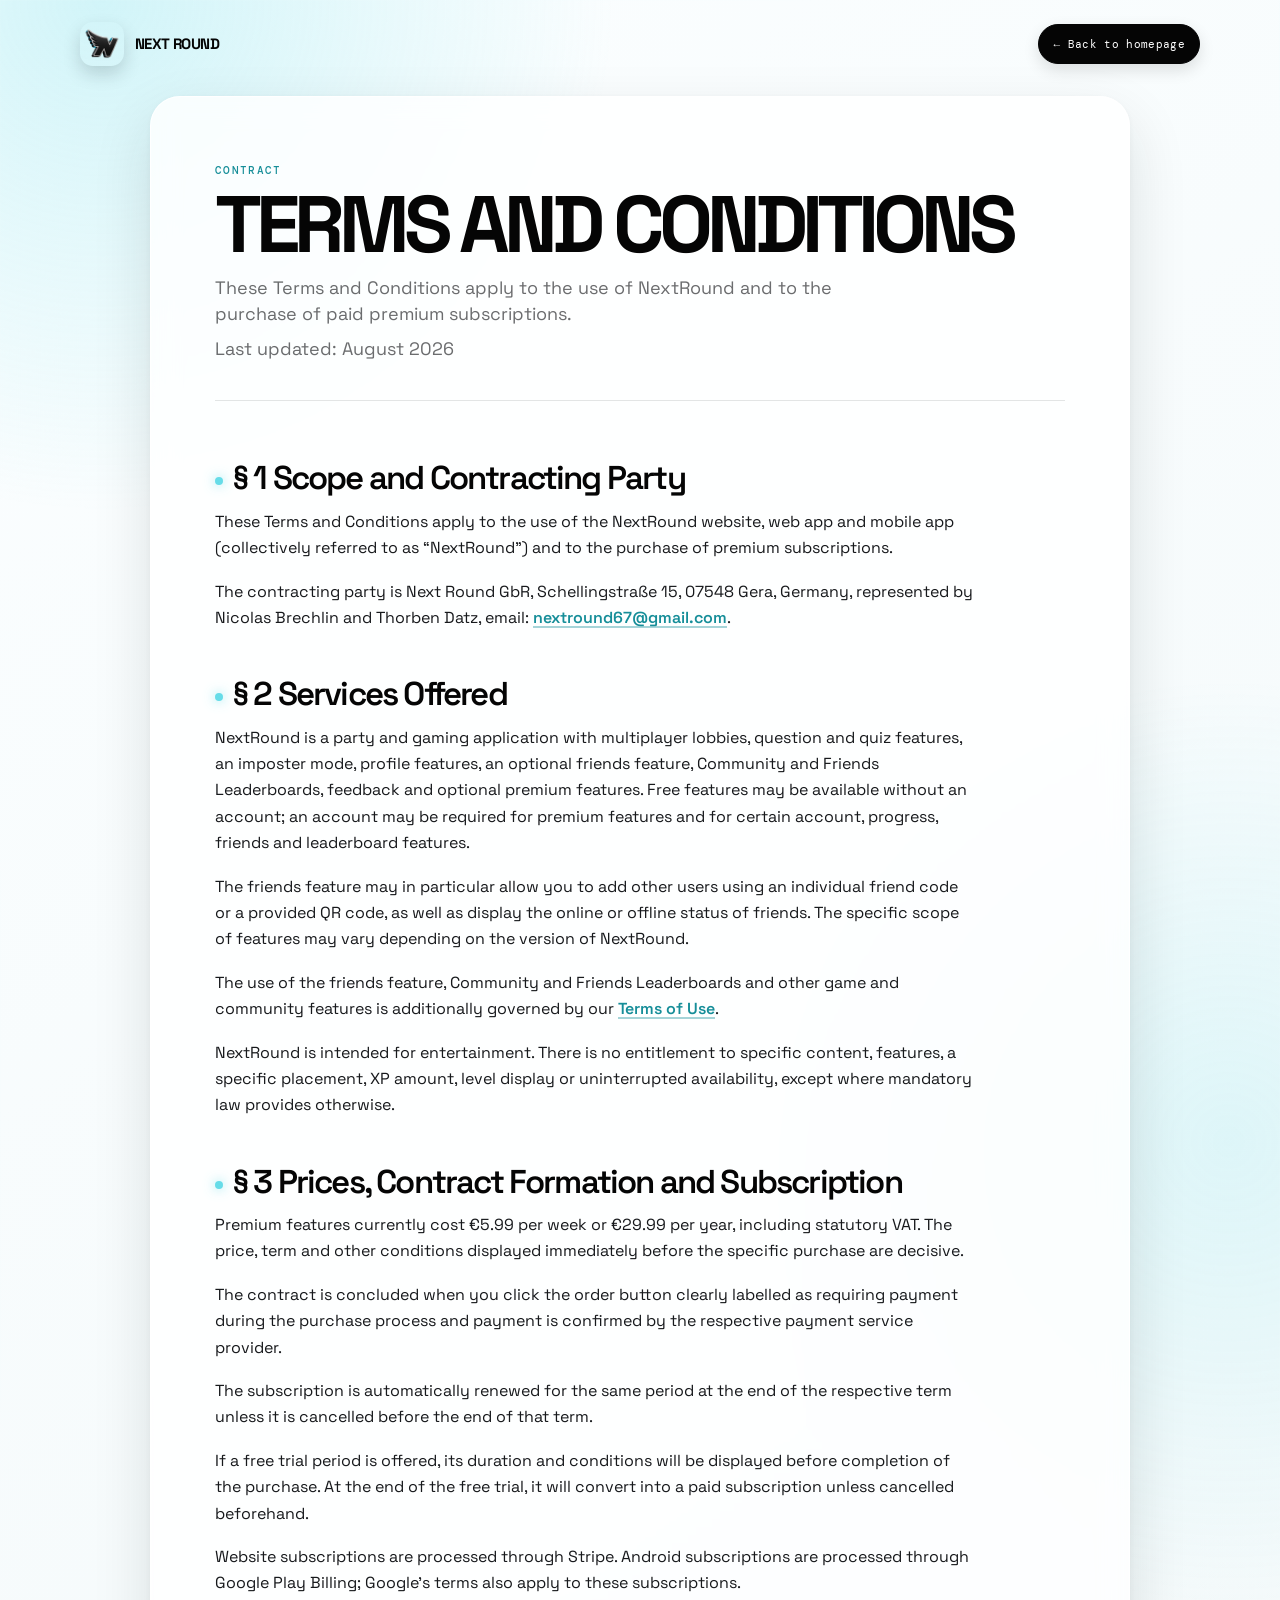
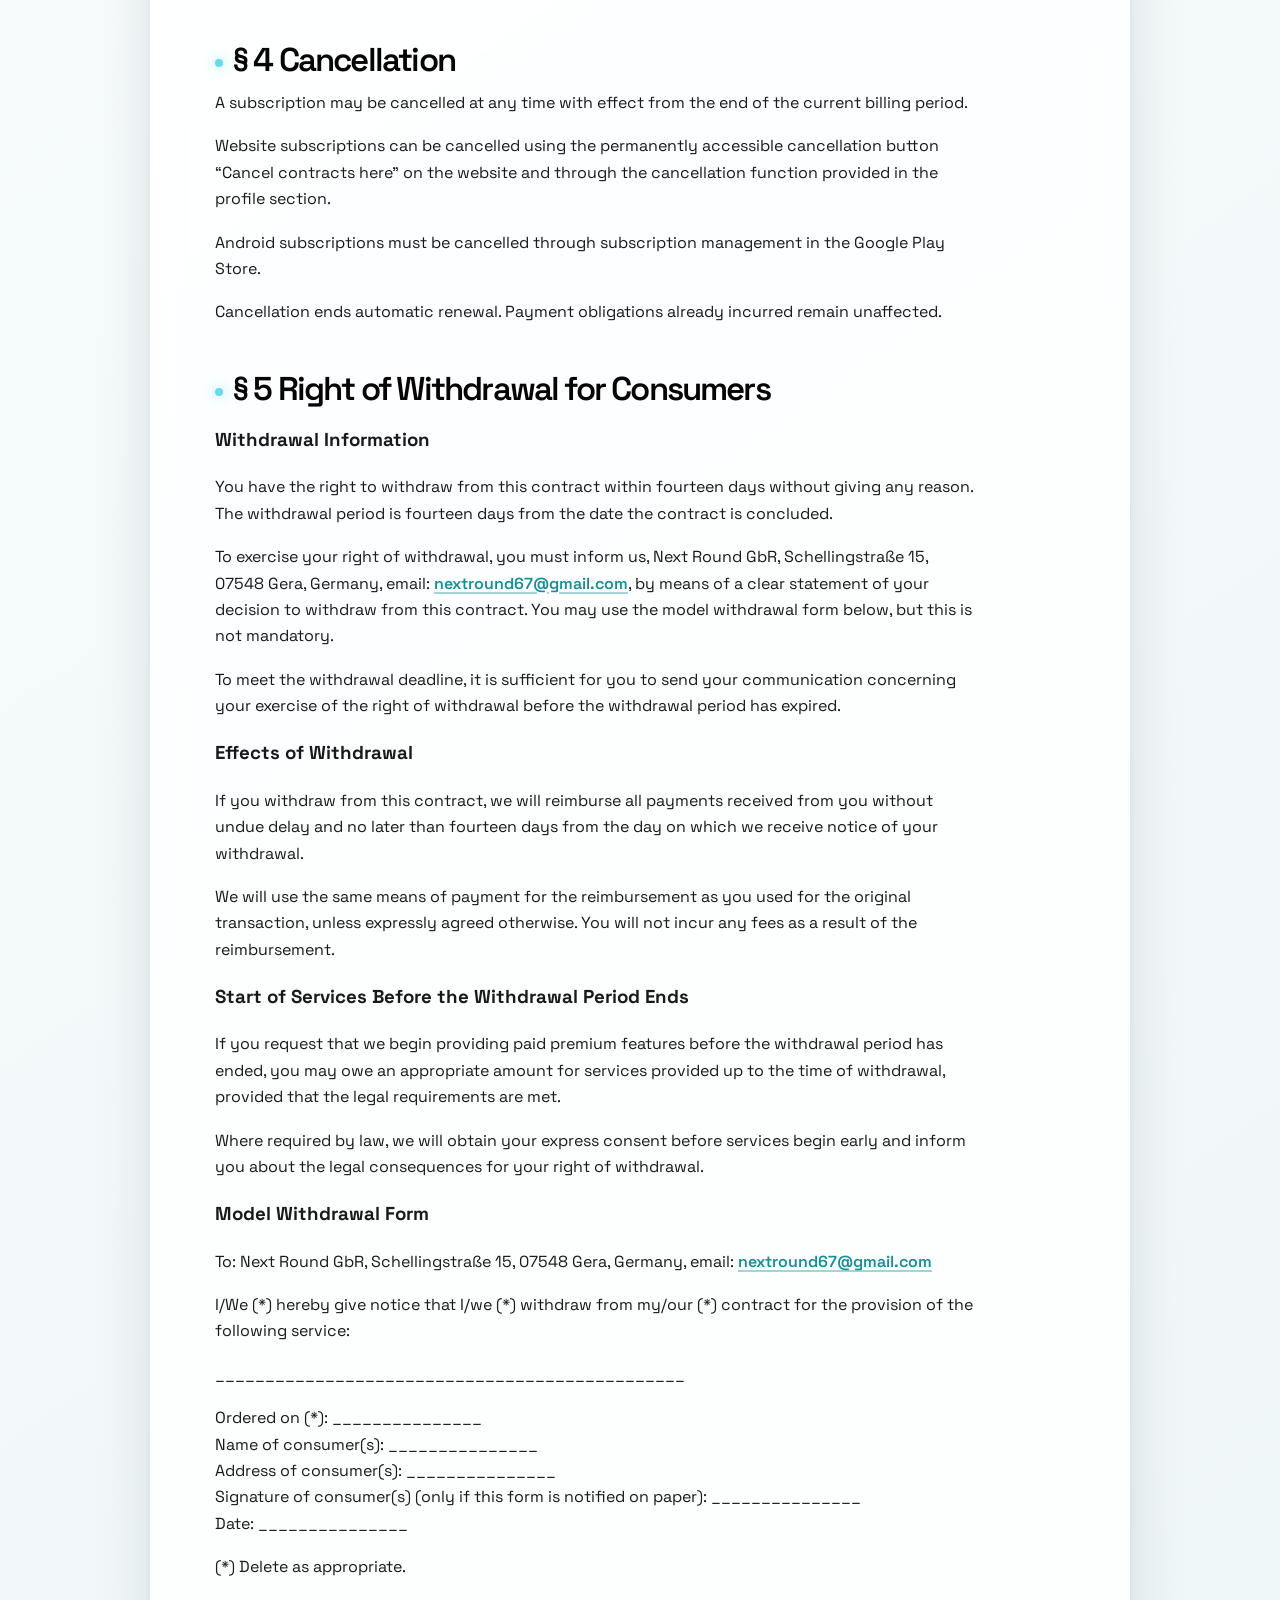
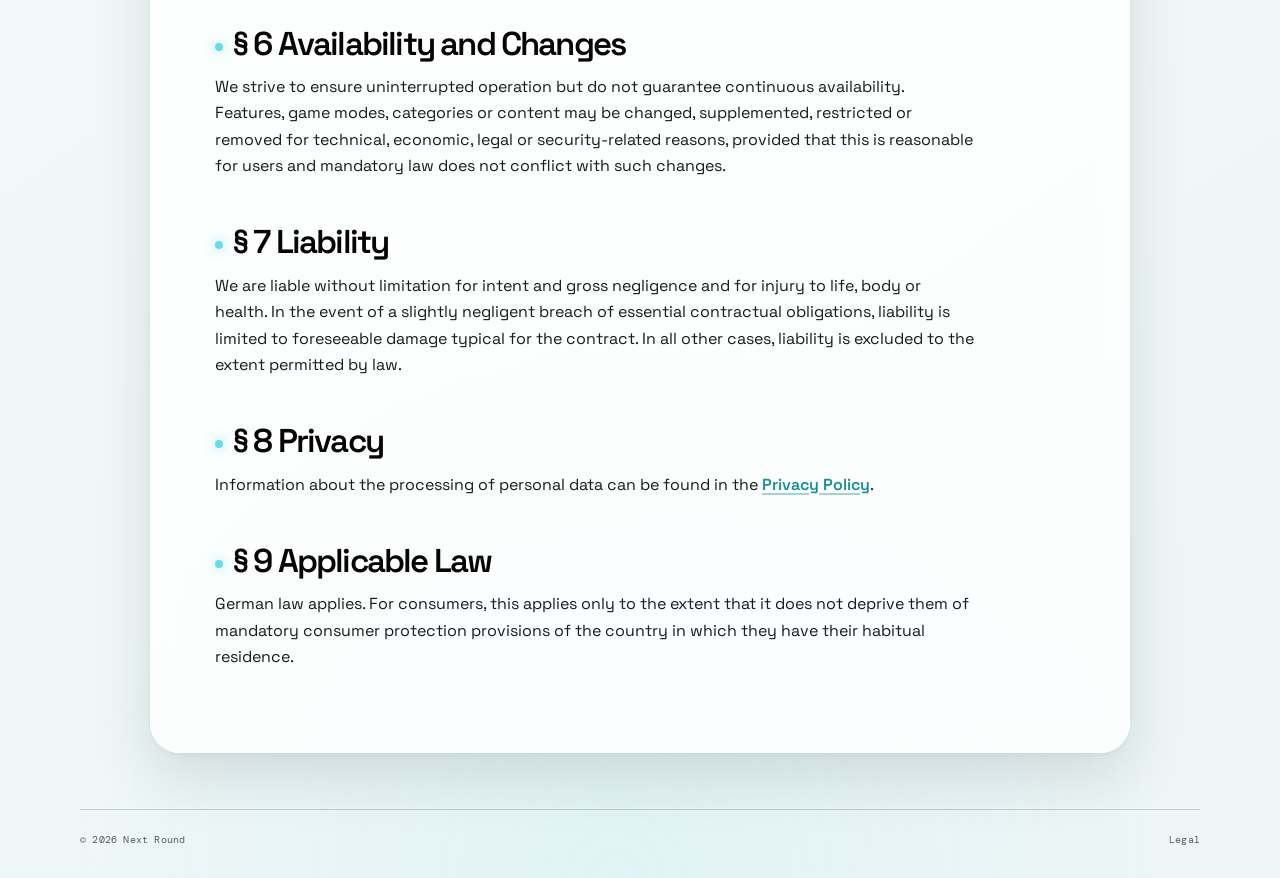
<file: en/terms-and-conditions.html>
<!doctype html>
<html lang="en">
<head>
  <meta charset="utf-8" />
  <meta name="viewport" content="width=device-width, initial-scale=1" />
  <meta name="robots" content="noindex,follow" />
  <title>Terms and Conditions – Next Round</title>
  <link rel="stylesheet" href="styles.css" />
</head>

<body>
  <div class="site">
    <header class="site-header">
      <div class="header-inner">
        <a href="index.html" class="brand" aria-label="NextRound homepage">
          <span class="brand-logo">
            <img
              src="C109D335-EFBE-4BED-9522-CA814AA267DD.png"
              alt="NextRound Logo"
            />
          </span>

          <span class="brand-text">
            <span class="brand-name">Next Round</span>
          </span>
        </a>

        <a href="index.html" class="header-link">← Back to homepage</a>
      </div>
    </header>

    <main class="site-main">
      <section class="section">
        <header class="legal-page-header">
          <div class="legal-kicker">Contract</div>

          <h1 class="legal-title">Terms and Conditions</h1>

          <p class="legal-intro">
            These Terms and Conditions apply to the use of NextRound and to
            the purchase of paid premium subscriptions.
          </p>

          <p class="legal-intro">Last updated: August 2026</p>
</header>

<article class="legal-content">
  <h2>§ 1 Scope and Contracting Party</h2>

        <p>
          These Terms and Conditions apply to the use of the NextRound website,
          web app and mobile app (collectively referred to as “NextRound”) and
          to the purchase of premium subscriptions.
        </p>

        <p>
          The contracting party is Next Round GbR, Schellingstraße 15, 07548 Gera,
          Germany, represented by Nicolas Brechlin and Thorben Datz,
          email:
          <a href="mailto:nextround67@gmail.com">nextround67@gmail.com</a>.
        </p>

        <h2>§ 2 Services Offered</h2>

        <p>
          NextRound is a party and gaming application with multiplayer lobbies,
          question and quiz features, an imposter mode, profile features, an
          optional friends feature, Community and Friends Leaderboards, feedback
          and optional premium features. Free features may be available without
          an account; an account may be required for premium features and for
          certain account, progress, friends and leaderboard features.
        </p>

        <p>
          The friends feature may in particular allow you to add other users
          using an individual friend code or a provided QR code, as well as
          display the online or offline status of friends. The specific scope
          of features may vary depending on the version of NextRound.
        </p>

        <p>
          The use of the friends feature, Community and Friends Leaderboards and
          other game and community features is additionally governed by our
          <a href="terms-of-use.html">Terms of Use</a>.
        </p>

        <p>
          NextRound is intended for entertainment. There is no entitlement to
          specific content, features, a specific placement, XP amount, level
          display or uninterrupted availability, except where mandatory law
          provides otherwise.
        </p>

        <h2>§ 3 Prices, Contract Formation and Subscription</h2>

        <p>
          Premium features currently cost €5.99 per week or €29.99 per year,
          including statutory VAT. The price, term and other conditions displayed
          immediately before the specific purchase are decisive.
        </p>

        <p>
          The contract is concluded when you click the order button clearly
          labelled as requiring payment during the purchase process and payment
          is confirmed by the respective payment service provider.
        </p>

        <p>
          The subscription is automatically renewed for the same period at the
          end of the respective term unless it is cancelled before the end of
          that term.
        </p>

        <p>
          If a free trial period is offered, its duration and conditions will be
          displayed before completion of the purchase. At the end of the free
          trial, it will convert into a paid subscription unless cancelled
          beforehand.
        </p>

        <p>
          Website subscriptions are processed through Stripe. Android
          subscriptions are processed through Google Play Billing; Google's
          terms also apply to these subscriptions.
        </p>

        <h2>§ 4 Cancellation</h2>

        <p>
          A subscription may be cancelled at any time with effect from the end
          of the current billing period.
        </p>

        <p>
          Website subscriptions can be cancelled using the permanently
          accessible cancellation button “Cancel contracts here” on the website
          and through the cancellation function provided in the profile section.
        </p>

        <p>
          Android subscriptions must be cancelled through subscription
          management in the Google Play Store.
        </p>

        <p>
          Cancellation ends automatic renewal. Payment obligations already
          incurred remain unaffected.
        </p>

        <h2>§ 5 Right of Withdrawal for Consumers</h2>

        <h3>Withdrawal Information</h3>

        <p>
          You have the right to withdraw from this contract within fourteen
          days without giving any reason. The withdrawal period is fourteen
          days from the date the contract is concluded.
        </p>

        <p>
          To exercise your right of withdrawal, you must inform us, Next Round
          GbR, Schellingstraße 15, 07548 Gera, Germany, email:
          <a href="mailto:nextround67@gmail.com">nextround67@gmail.com</a>,
          by means of a clear statement of your decision to withdraw from this
          contract. You may use the model withdrawal form below, but this is not
          mandatory.
        </p>

        <p>
          To meet the withdrawal deadline, it is sufficient for you to send your
          communication concerning your exercise of the right of withdrawal
          before the withdrawal period has expired.
        </p>

        <h3>Effects of Withdrawal</h3>

        <p>
          If you withdraw from this contract, we will reimburse all payments
          received from you without undue delay and no later than fourteen days
          from the day on which we receive notice of your withdrawal.
        </p>

        <p>
          We will use the same means of payment for the reimbursement as you used
          for the original transaction, unless expressly agreed otherwise. You
          will not incur any fees as a result of the reimbursement.
        </p>

        <h3>Start of Services Before the Withdrawal Period Ends</h3>

        <p>
          If you request that we begin providing paid premium features before
          the withdrawal period has ended, you may owe an appropriate amount for
          services provided up to the time of withdrawal, provided that the legal
          requirements are met.
        </p>

        <p>
          Where required by law, we will obtain your express consent before
          services begin early and inform you about the legal consequences for
          your right of withdrawal.
        </p>

        <h3>Model Withdrawal Form</h3>

        <p>
          To: Next Round GbR, Schellingstraße 15, 07548 Gera, Germany,
          email:
          <a href="mailto:nextround67@gmail.com">nextround67@gmail.com</a>
        </p>

        <p>
          I/We (*) hereby give notice that I/we (*) withdraw from my/our (*)
          contract for the provision of the following service:
        </p>

        <p>
          _______________________________________________
        </p>

        <p>
          Ordered on (*): _______________<br />
          Name of consumer(s): _______________<br />
          Address of consumer(s): _______________<br />
          Signature of consumer(s) (only if this form is notified on paper): _______________<br />
          Date: _______________
        </p>

        <p>
          (*) Delete as appropriate.
        </p>

        <h2>§ 6 Availability and Changes</h2>

        <p>
          We strive to ensure uninterrupted operation but do not guarantee
          continuous availability. Features, game modes, categories or content
          may be changed, supplemented, restricted or removed for technical,
          economic, legal or security-related reasons, provided that this is
          reasonable for users and mandatory law does not conflict with such
          changes.
        </p>

        <h2>§ 7 Liability</h2>

        <p>
          We are liable without limitation for intent and gross negligence and
          for injury to life, body or health. In the event of a slightly negligent
          breach of essential contractual obligations, liability is limited to
          foreseeable damage typical for the contract. In all other cases,
          liability is excluded to the extent permitted by law.
        </p>

        <h2>§ 8 Privacy</h2>

        <p>
          Information about the processing of personal data can be found in the
          <a href="privacy-policy.html">Privacy Policy</a>.
        </p>

       <h2>§ 9 Applicable Law</h2>

<p>
  German law applies. For consumers, this applies only to the extent that
  it does not deprive them of mandatory consumer protection provisions
  of the country in which they have their habitual residence.
</p>
</article>
</section>
    </main>

    <footer class="site-footer">
      <div class="footer-inner">
        <div>© <span id="year"></span> Next Round</div>

        <nav class="footer-links" aria-label="Legal">
          <a href="legal.html">Legal</a>
        </nav>
      </div>
    </footer>
  </div>

  <script>
    document.getElementById("year").textContent = new Date().getFullYear();
  </script>
</body>
</html>
</file>
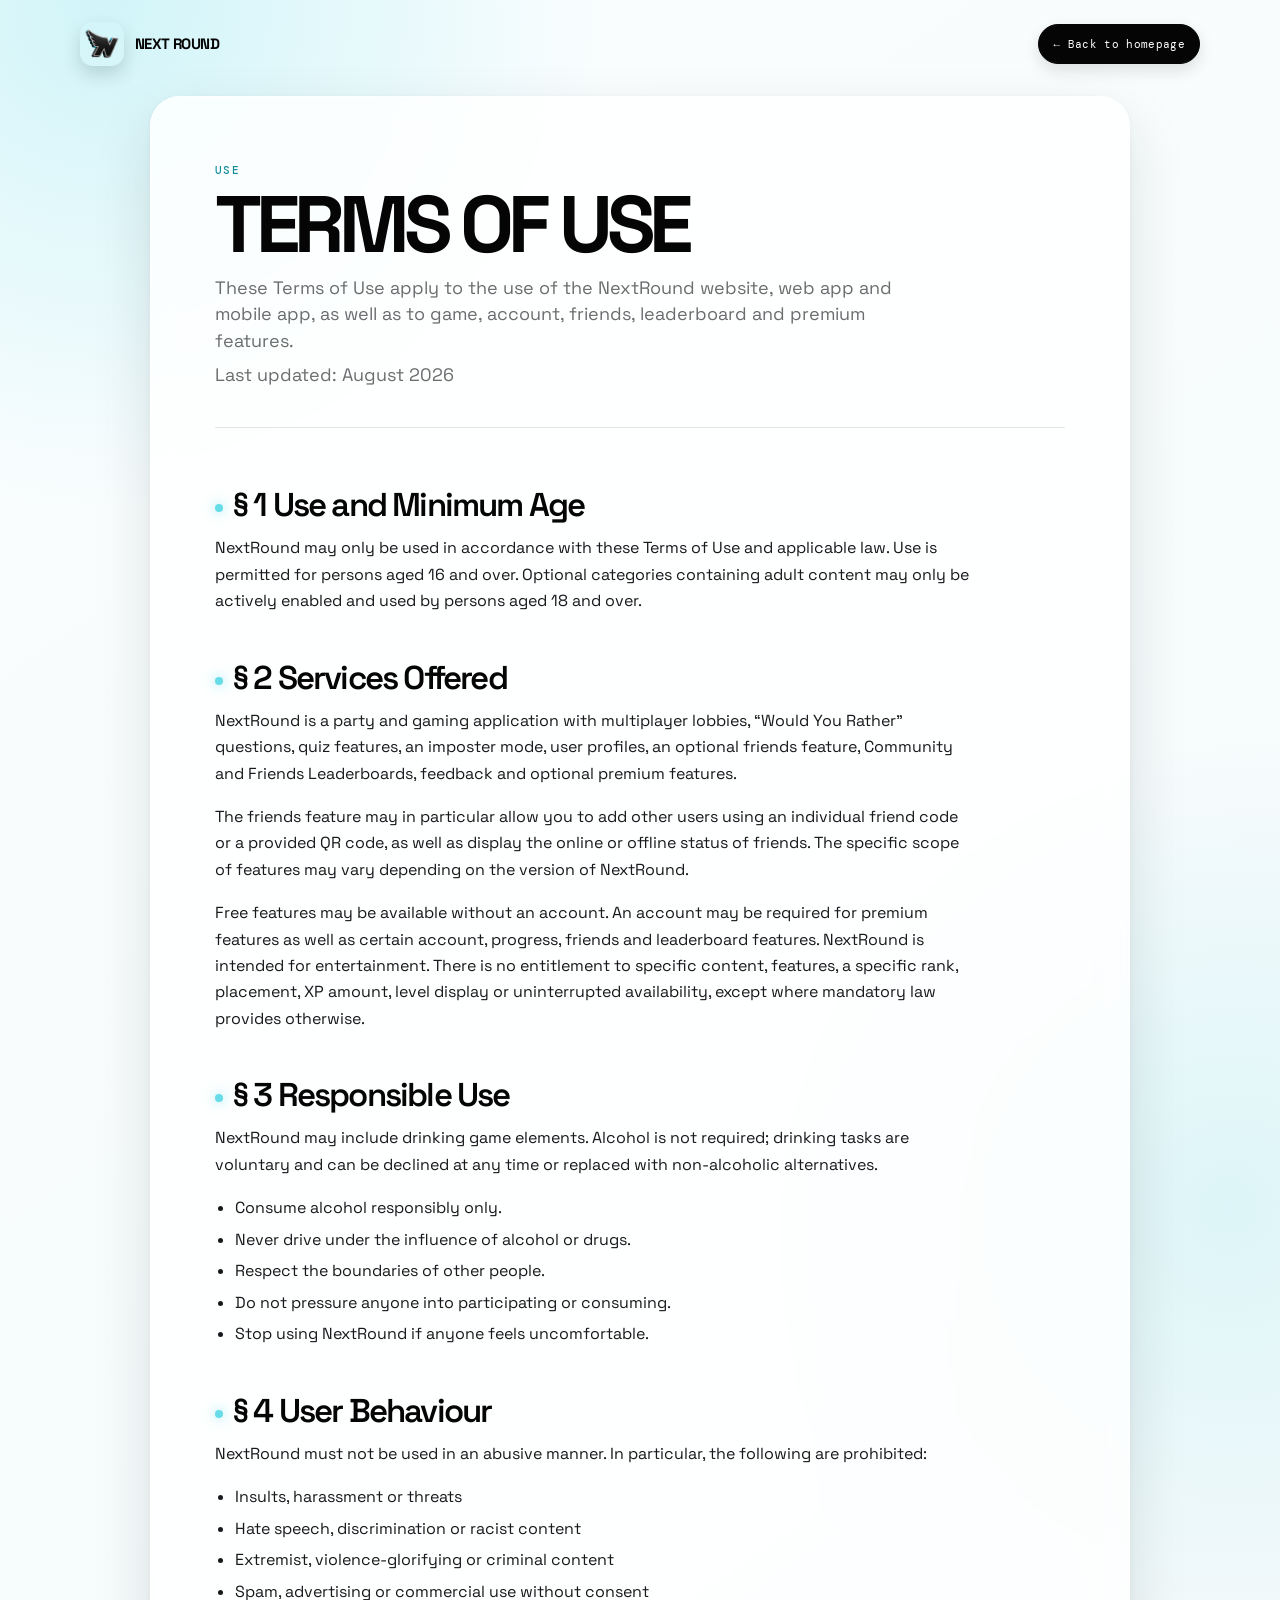
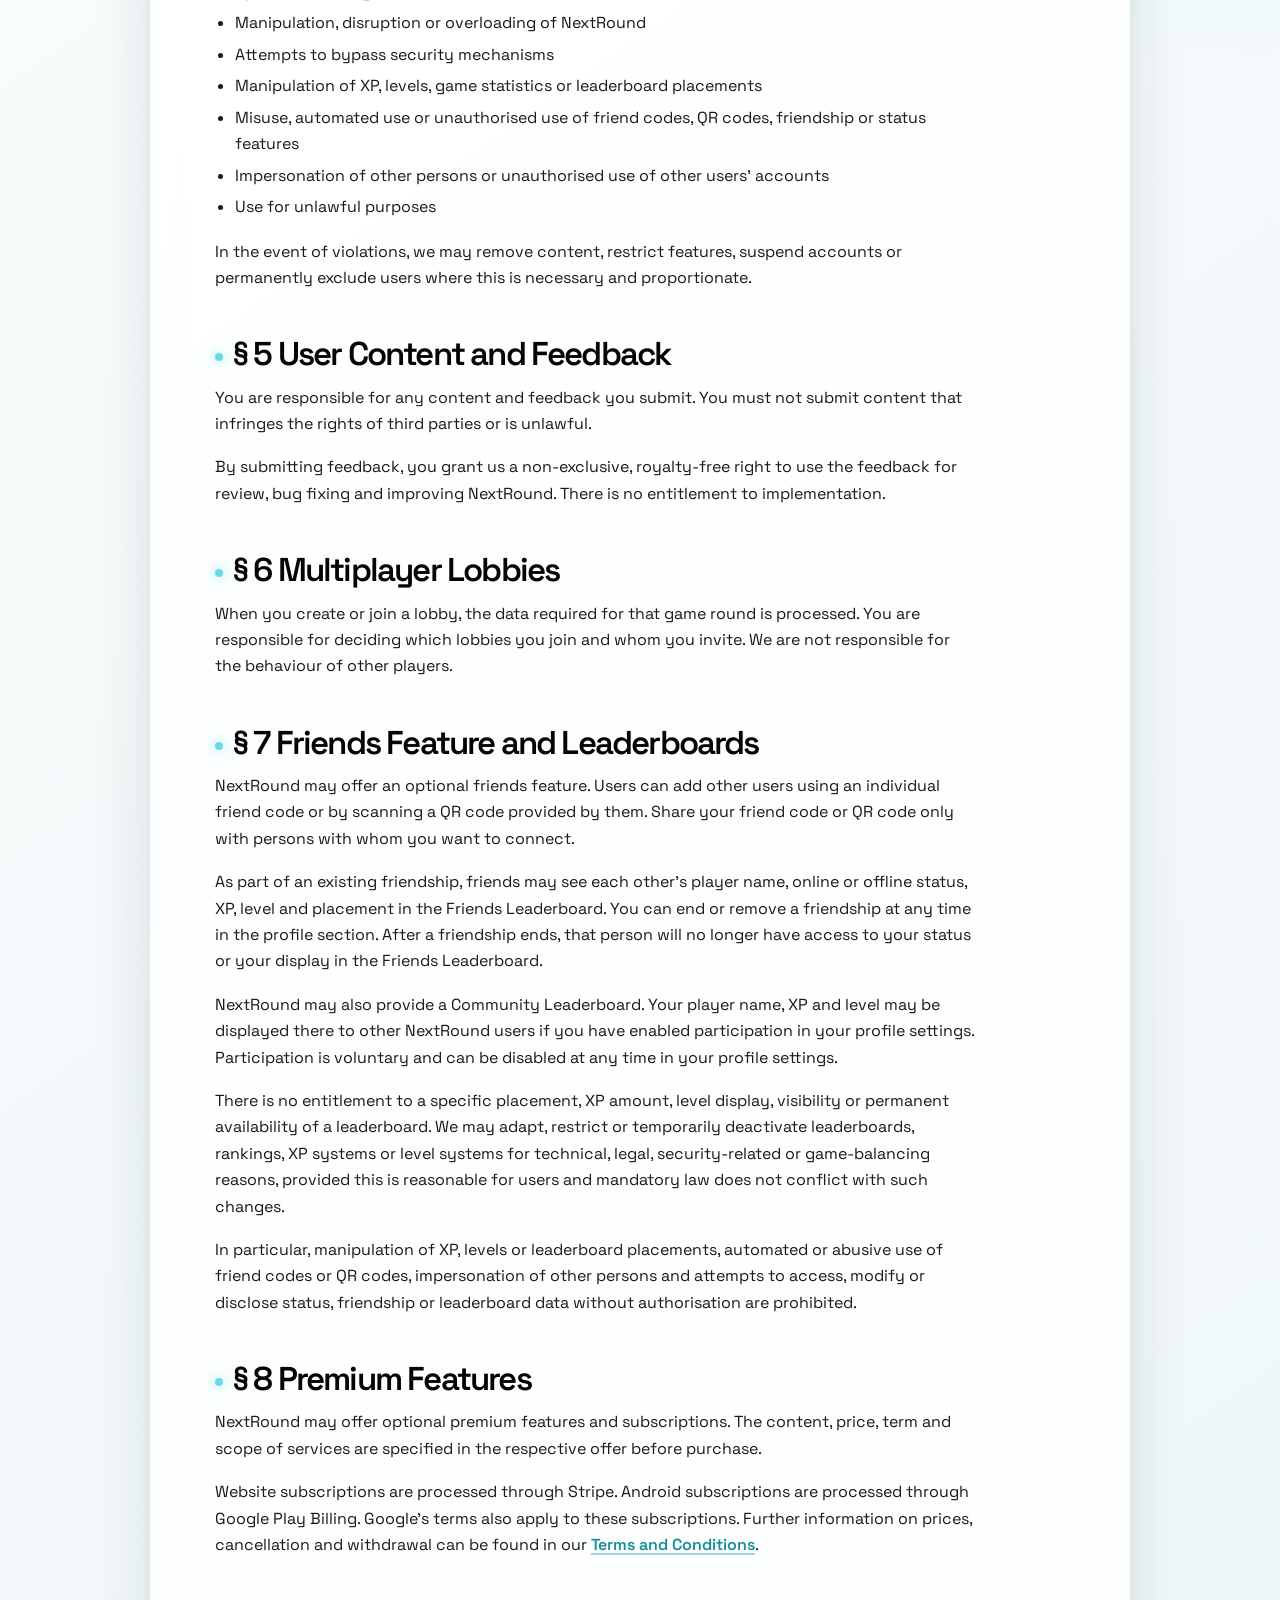
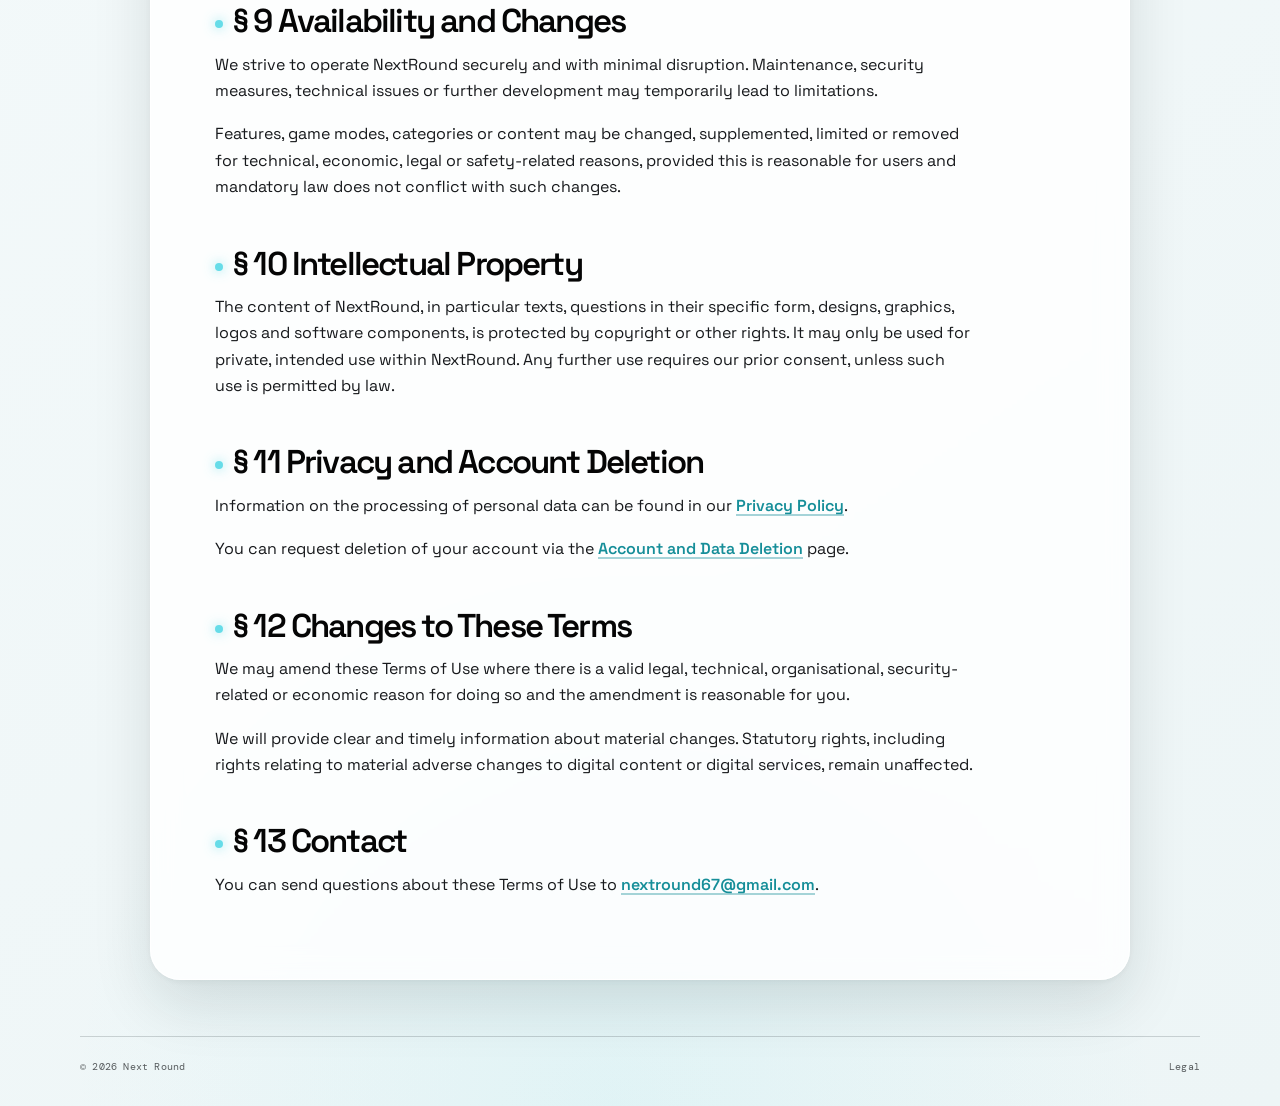
<file: en/terms-of-use.html>
<!doctype html>
<html lang="en">
<head>
  <meta charset="utf-8" />
  <meta name="viewport" content="width=device-width, initial-scale=1" />
  <meta name="robots" content="noindex,follow" />
  <title>Terms of Use – Next Round</title>
  <link rel="stylesheet" href="styles.css" />
</head>

<body>
  <div class="site">
    <header class="site-header">
      <div class="header-inner">
        <a href="index.html" class="brand" aria-label="NextRound homepage">
          <span class="brand-logo">
            <img
              src="C109D335-EFBE-4BED-9522-CA814AA267DD.png"
              alt="NextRound Logo"
            />
          </span>

          <span class="brand-text">
            <span class="brand-name">Next Round</span>
          </span>
        </a>

        <a href="index.html" class="header-link">← Back to homepage</a>
      </div>
    </header>

    <main class="site-main">
      <section class="section">
        <header class="legal-page-header">
          <div class="legal-kicker">Use</div>

          <h1 class="legal-title">Terms of Use</h1>

          <p class="legal-intro">
            These Terms of Use apply to the use of the NextRound website,
            web app and mobile app, as well as to game, account, friends,
            leaderboard and premium features.
          </p>

          <p class="legal-intro">Last updated: August 2026</p>
</header>

<article class="legal-content">
  <h2>§ 1 Use and Minimum Age</h2>

        <p>
          NextRound may only be used in accordance with these Terms of Use
          and applicable law. Use is permitted for persons aged 16 and over.
          Optional categories containing adult content may only be actively
          enabled and used by persons aged 18 and over.
        </p>

        <h2>§ 2 Services Offered</h2>

        <p>
          NextRound is a party and gaming application with multiplayer
          lobbies, “Would You Rather” questions, quiz features, an
          imposter mode, user profiles, an optional friends feature,
          Community and Friends Leaderboards, feedback and optional
          premium features.
        </p>

        <p>
          The friends feature may in particular allow you to add other users
          using an individual friend code or a provided QR code, as well as
          display the online or offline status of friends. The specific scope
          of features may vary depending on the version of NextRound.
        </p>

        <p>
          Free features may be available without an account. An account may be
          required for premium features as well as certain account, progress,
          friends and leaderboard features. NextRound is intended for
          entertainment. There is no entitlement to specific content, features,
          a specific rank, placement, XP amount, level display or uninterrupted
          availability, except where mandatory law provides otherwise.
        </p>

        <h2>§ 3 Responsible Use</h2>

        <p>
          NextRound may include drinking game elements. Alcohol is not
          required; drinking tasks are voluntary and can be declined at
          any time or replaced with non-alcoholic alternatives.
        </p>

        <ul>
          <li>Consume alcohol responsibly only.</li>
          <li>Never drive under the influence of alcohol or drugs.</li>
          <li>Respect the boundaries of other people.</li>
          <li>Do not pressure anyone into participating or consuming.</li>
          <li>Stop using NextRound if anyone feels uncomfortable.</li>
        </ul>

        <h2>§ 4 User Behaviour</h2>

        <p>
          NextRound must not be used in an abusive manner. In particular,
          the following are prohibited:
        </p>

        <ul>
          <li>Insults, harassment or threats</li>
          <li>Hate speech, discrimination or racist content</li>
          <li>Extremist, violence-glorifying or criminal content</li>
          <li>Spam, advertising or commercial use without consent</li>
          <li>Manipulation, disruption or overloading of NextRound</li>
          <li>Attempts to bypass security mechanisms</li>
          <li>Manipulation of XP, levels, game statistics or leaderboard placements</li>
          <li>Misuse, automated use or unauthorised use of friend codes, QR codes, friendship or status features</li>
          <li>Impersonation of other persons or unauthorised use of other users' accounts</li>
          <li>Use for unlawful purposes</li>
        </ul>

        <p>
          In the event of violations, we may remove content, restrict
          features, suspend accounts or permanently exclude users where
          this is necessary and proportionate.
        </p>

        <h2>§ 5 User Content and Feedback</h2>

        <p>
          You are responsible for any content and feedback you submit. You
          must not submit content that infringes the rights of third
          parties or is unlawful.
        </p>

        <p>
          By submitting feedback, you grant us a non-exclusive,
          royalty-free right to use the feedback for review, bug fixing
          and improving NextRound. There is no entitlement to
          implementation.
        </p>

        <h2>§ 6 Multiplayer Lobbies</h2>

        <p>
          When you create or join a lobby, the data required for that game
          round is processed. You are responsible for deciding which
          lobbies you join and whom you invite. We are not responsible for
          the behaviour of other players.
        </p>

        <h2>§ 7 Friends Feature and Leaderboards</h2>

        <p>
          NextRound may offer an optional friends feature. Users can add
          other users using an individual friend code or by scanning a QR
          code provided by them. Share your friend code or QR code only with
          persons with whom you want to connect.
        </p>

        <p>
          As part of an existing friendship, friends may see each other's
          player name, online or offline status, XP, level and placement in
          the Friends Leaderboard. You can end or remove a friendship at any
          time in the profile section. After a friendship ends, that person
          will no longer have access to your status or your display in the
          Friends Leaderboard.
        </p>

        <p>
          NextRound may also provide a Community Leaderboard. Your player
          name, XP and level may be displayed there to other NextRound users
          if you have enabled participation in your profile settings.
          Participation is voluntary and can be disabled at any time in your
          profile settings.
        </p>

        <p>
          There is no entitlement to a specific placement, XP amount, level
          display, visibility or permanent availability of a leaderboard. We
          may adapt, restrict or temporarily deactivate leaderboards,
          rankings, XP systems or level systems for technical, legal,
          security-related or game-balancing reasons, provided this is
          reasonable for users and mandatory law does not conflict with such
          changes.
        </p>

        <p>
          In particular, manipulation of XP, levels or leaderboard
          placements, automated or abusive use of friend codes or QR codes,
          impersonation of other persons and attempts to access, modify or
          disclose status, friendship or leaderboard data without
          authorisation are prohibited.
        </p>

        <h2>§ 8 Premium Features</h2>

        <p>
          NextRound may offer optional premium features and subscriptions.
          The content, price, term and scope of services are specified in
          the respective offer before purchase.
        </p>

        <p>
          Website subscriptions are processed through Stripe. Android
          subscriptions are processed through Google Play Billing. Google’s
          terms also apply to these subscriptions. Further information on
          prices, cancellation and withdrawal can be found in our
          <a href="terms-and-conditions.html">Terms and Conditions</a>.
        </p>

        <h2>§ 9 Availability and Changes</h2>

        <p>
          We strive to operate NextRound securely and with minimal
          disruption. Maintenance, security measures, technical issues or
          further development may temporarily lead to limitations.
        </p>

        <p>
          Features, game modes, categories or content may be changed,
          supplemented, limited or removed for technical, economic,
          legal or safety-related reasons, provided this is reasonable
          for users and mandatory law does not conflict with such changes.
        </p>

        <h2>§ 10 Intellectual Property</h2>

        <p>
          The content of NextRound, in particular texts, questions in
          their specific form, designs, graphics, logos and software
          components, is protected by copyright or other rights. It may
          only be used for private, intended use within NextRound.
          Any further use requires our prior consent, unless such use is
          permitted by law.
        </p>

        <h2>§ 11 Privacy and Account Deletion</h2>

        <p>
          Information on the processing of personal data can be found in
          our <a href="privacy-policy.html">Privacy Policy</a>.
        </p>

        <p>
          You can request deletion of your account via the
          <a href="data-deletion.html">Account and Data Deletion</a>
          page.
        </p>

        <h2>§ 12 Changes to These Terms</h2>

        <p>
          We may amend these Terms of Use where there is a valid legal,
          technical, organisational, security-related or economic reason for
          doing so and the amendment is reasonable for you.
        </p>

        <p>
          We will provide clear and timely information about material
          changes. Statutory rights, including rights relating to material
          adverse changes to digital content or digital services, remain
          unaffected.
        </p>

       <h2>§ 13 Contact</h2>

<p>
  You can send questions about these Terms of Use to
  <a href="mailto:nextround67@gmail.com">nextround67@gmail.com</a>.
</p>
</article>
</section>
    </main>

    <footer class="site-footer">
      <div class="footer-inner">
        <div>© <span id="year"></span> Next Round</div>

        <nav class="footer-links" aria-label="Legal">
          <a href="legal.html">Legal</a>
        </nav>
      </div>
    </footer>
  </div>

  <script>
    document.getElementById("year").textContent = new Date().getFullYear();
  </script>
</body>
</html>
</file>
<file: styles.css>
@import url("https://fonts.googleapis.com/css2?family=DM+Mono:wght@400;500&family=Space+Grotesk:wght@400;500;600;700&display=swap");

:root {
  --cyan: #66dce8;
  --cyan-deep: #168e99;
  --cyan-soft: rgba(102, 220, 232, .22);

  --black: #050505;
  --white: #ffffff;
  --text: #17191c;
  --muted: rgba(23, 25, 28, .64);

  --surface: rgba(255, 255, 255, .82);
  --line: rgba(10, 20, 24, .11);
  --line-strong: rgba(10, 20, 24, .17);

  --shadow-soft: 0 24px 60px rgba(11, 31, 35, .12);
  --shadow-small: 0 6px 16px rgba(11, 31, 35, .10);
}

* {
  box-sizing: border-box;
}

html {
  background: #edf5f6;
}

body {
  min-width: 320px;
  margin: 0;
  color: var(--text);
  font-family: "Space Grotesk", Arial, sans-serif;
  line-height: 1.65;
  background:
    radial-gradient(circle at 8% 0%, rgba(102, 220, 232, .28), transparent 32rem),
    radial-gradient(circle at 96% 28%, rgba(102, 220, 232, .17), transparent 29rem),
    radial-gradient(circle at 48% 100%, rgba(102, 220, 232, .10), transparent 34rem),
    linear-gradient(145deg, #fbfeff 0%, #edf5f6 100%);
}

a {
  color: inherit;
  text-decoration-thickness: 1.5px;
  text-underline-offset: 3px;
}

.site {
  position: relative;
  display: flex;
  min-height: 100vh;
  flex-direction: column;
  overflow: hidden;
}

.site::before {
  position: fixed;
  z-index: -1;
  top: 10%;
  right: -11rem;
  width: 28rem;
  height: 28rem;
  border-radius: 50%;
  background: rgba(102, 220, 232, .11);
  filter: blur(30px);
  content: "";
  pointer-events: none;
}

.site-header {
  padding: 22px clamp(18px, 5vw, 64px);
}

.header-inner {
  display: flex;
  width: min(100%, 1120px);
  align-items: center;
  justify-content: space-between;
  gap: 18px;
  margin: auto;
}

.brand {
  display: flex;
  align-items: center;
  gap: 11px;
  color: var(--black);
  text-decoration: none;
}

.brand-logo {
  display: grid;
  width: 44px;
  height: 44px;
  place-items: center;
  overflow: hidden;
  border: 0;
  border-radius: 13px;
  background: transparent;
  box-shadow: 0 8px 18px rgba(8, 25, 29, .16);
  font-size: 0;
}


.brand-logo img {
  display: block;
  width: 100%;
  height: 100%;
  object-fit: contain;
}

.brand-text {
  line-height: 1;
}

.brand-name {
  font-size: 15px;
  font-weight: 700;
  letter-spacing: -.04em;
  text-transform: uppercase;
}

.brand-tagline {
  margin-top: 5px;
  color: var(--muted);
  font-family: "DM Mono", monospace;
  font-size: 9px;
  letter-spacing: .09em;
  text-transform: uppercase;
}

.header-nav {
  display: flex;
  align-items: center;
  flex-wrap: wrap;
  justify-content: flex-end;
  gap: 8px;
}

.header-link {
  display: inline-flex;
  align-items: center;
  padding: 10px 14px;
  border: 1px solid var(--black);
  border-radius: 999px;
  background: var(--black);
  box-shadow: 0 6px 16px rgba(0, 0, 0, .12);
  color: var(--white);
  font-family: "DM Mono", monospace;
  font-size: 11px;
  letter-spacing: .03em;
  text-decoration: none;
  transition:
    background .18s ease,
    border-color .18s ease,
    color .18s ease,
    transform .18s ease,
    box-shadow .18s ease;
}

.header-link:hover {
  border-color: var(--cyan);
  background: var(--cyan);
  box-shadow: 0 10px 20px rgba(30, 185, 198, .24);
  color: var(--black);
  transform: translateY(-2px);
}

.site-main {
  flex: 1;
  padding: 8px 18px 56px;
}

.section {
  width: min(100%, 980px);
  margin: auto;
  padding: clamp(30px, 5vw, 64px);
  border: 1px solid rgba(255, 255, 255, .88);
  border-radius: 30px;
  background: var(--surface);
  box-shadow:
    var(--shadow-soft),
    0 2px 7px rgba(11, 31, 35, .05);
  backdrop-filter: blur(14px);
}

.legal-page-header {
  padding-bottom: 30px;
  border-bottom: 1px solid var(--line);
}

.legal-kicker {
  color: var(--cyan-deep);
  font-family: "DM Mono", monospace;
  font-size: 11px;
  font-weight: 500;
  letter-spacing: .12em;
  text-transform: uppercase;
}

.legal-title {
  margin: 10px 0 15px;
  color: var(--black);
  font-size: clamp(42px, 8vw, 80px);
  font-weight: 700;
  line-height: .88;
  letter-spacing: -.075em;
  text-transform: uppercase;
}

.legal-intro {
  max-width: 680px;
  margin: 0 0 8px;
  color: var(--muted);
  font-size: 18px;
  line-height: 1.48;
}

.legal-content {
  max-width: 760px;
  padding-top: 14px;
}

.legal-content h2 {
  margin: 46px 0 13px;
  color: var(--black);
  font-size: clamp(24px, 4vw, 33px);
  font-weight: 600;
  line-height: 1.04;
  letter-spacing: -.055em;
}

.legal-content h2::before {
  display: inline-block;
  width: 8px;
  height: 8px;
  margin: 0 10px 4px 0;
  border-radius: 50%;
  background: var(--cyan);
  box-shadow: 0 0 12px rgba(102, 220, 232, .8);
  content: "";
}

.legal-content p {
  margin: 0 0 17px;
}

.legal-content ul {
  margin: 0 0 18px;
  padding-left: 1.25em;
}

.legal-content li {
  margin: .32em 0;
}

.legal-content strong {
  font-weight: 700;
}

.legal-content a {
  color: var(--cyan-deep);
  font-weight: 600;
  text-decoration-color: rgba(22, 142, 153, .38);
  transition: color .18s ease, text-decoration-color .18s ease;
}

.legal-content a:hover {
  color: var(--black);
  text-decoration-color: var(--cyan);
}

.site-footer {
  padding: 0 clamp(18px, 5vw, 64px) 30px;
}

.footer-inner {
  display: flex;
  width: min(100%, 1120px);
  align-items: center;
  justify-content: space-between;
  gap: 16px;
  margin: auto;
  padding-top: 22px;
  border-top: 1px solid var(--line-strong);
  color: rgba(23, 25, 28, .70);
  font-family: "DM Mono", monospace;
  font-size: 10px;
  letter-spacing: .02em;
}

.footer-links {
  display: flex;
  flex-wrap: wrap;
  gap: 13px;
}

.footer-links a {
  text-decoration: none;
  transition: color .18s ease;
}

.footer-links a:hover {
  color: var(--cyan-deep);
  text-decoration: underline;
  text-decoration-color: var(--cyan);
}

@media (max-width: 680px) {
  .site-header {
    padding-top: 16px;
  }

  .header-inner {
    align-items: flex-start;
  }

  .brand-logo {
    width: 40px;
    height: 40px;
    border-radius: 12px;
  }

  .brand-name {
    font-size: 14px;
  }

  .header-nav {
    gap: 6px;
  }

  .header-link {
    padding: 9px 11px;
    font-size: 10px;
  }

  .site-main {
    padding: 4px 16px 38px;
  }

  .section {
    padding: 32px 22px;
    border-radius: 24px;
    box-shadow:
      0 18px 42px rgba(11, 31, 35, .11),
      0 2px 7px rgba(11, 31, 35, .04);
  }

  .legal-title {
    font-size: 48px;
  }

  .legal-intro {
    font-size: 16px;
  }

  .legal-content h2 {
    margin-top: 38px;
  }

  .legal-content h2::before {
    width: 7px;
    height: 7px;
    margin-right: 8px;
  }

  .footer-inner {
    align-items: flex-start;
    flex-direction: column;
  }

  .footer-links {
    gap: 10px;
  }
}
</file>
<file: home.css>
/* home.css
   Nur Startseiten-spezifische Elemente.
   Hintergrund, Header und Footer kommen aus styles.css. */

.homepage-main {
  display: flex;
  min-height: 0;
  align-items: center;
  justify-content: center;
  padding-top: 10px;
  padding-bottom: 22px;
}

.homepage-section {
  display: flex;
  width: min(100%, 980px);
  min-height: calc(100vh - 190px);
  flex-direction: column;
  align-items: center;
  justify-content: center;
  padding: clamp(24px, 4vw, 44px);
  text-align: center;
}

.hero-3d {
  position: relative;
  width: min(100%, 650px);
  height: clamp(260px, 38svh, 430px);
  isolation: isolate;
}

.hero-3d::after {
  position: absolute;
  z-index: -1;
  bottom: 11%;
  left: 50%;
  width: clamp(160px, 31vw, 330px);
  height: 28px;
  border-radius: 50%;
  background: rgba(0, 0, 0, .16);
  filter: blur(17px);
  transform: translateX(-50%) scaleY(.48);
  content: "";
}

#logo3d,
#logo3d canvas {
  display: block;
  width: 100%;
  height: 100%;
  outline: 0;
}

.claim {
  max-width: 590px;
  margin: 14px auto 0;
  color: var(--black);
  font-size: clamp(19px, 2.1vw, 25px);
  font-weight: 500;
  letter-spacing: -.025em;
  line-height: 1.4;
}

.claim-main,
.claim-sub {
  display: block;
}

.claim-main {
  font-size: clamp(1.55rem, 3.2vw, 2.55rem);
  font-weight: 700;
  letter-spacing: -.045em;
  line-height: 1.1;
}

.claim-sub {
  margin-top: .55rem;
  font-size: clamp(.95rem, 1.45vw, 1.15rem);
  font-weight: 500;
  letter-spacing: -.015em;
  opacity: .68;
}

.icon-row {
  display: flex;
  flex-wrap: wrap;
  justify-content: center;
  gap: 16px;
  margin-top: 36px;
}

.icon-button {
  display: grid;
  place-items: center;
  width: 76px;
  height: 76px;
  border: 1px solid var(--line);
  border-radius: 20px;
  background: rgba(255, 255, 255, .82);
  box-shadow: 0 4px 12px rgba(0, 0, 0, .07);
  color: var(--black);
  cursor: pointer;
  transition: transform .18s ease, box-shadow .18s ease;
}

.icon-button:hover {
  box-shadow: 0 8px 18px rgba(0, 0, 0, .12);
  transform: translateY(-3px);
}

.icon-button svg {
  width: 31px;
  height: 31px;
  fill: currentColor;
}

.icon-button .play {
  width: 29px;
  height: 32px;
}

@media (max-width: 680px) {
  .homepage-main {
    padding-top: 4px;
    padding-bottom: 20px;
  }

  .homepage-section {
    min-height: calc(100svh - 165px);
    padding: 18px 0 26px;
  }

  .hero-3d {
    height: clamp(300px, 92vw, 410px);
  }

  .hero-3d::after {
    bottom: 9%;
    width: 210px;
  }

  .claim {
    max-width: 400px;
    margin-top: 0;
    font-size: clamp(18px, 5.1vw, 22px);
  }

  .icon-row {
    gap: 11px;
    margin-top: 34px;
  }

  .icon-button {
    width: 64px;
    height: 64px;
    border-radius: 17px;
  }

  .icon-button svg {
    width: 27px;
    height: 27px;
  }

  .icon-button .play {
    width: 29px;
    height: 32px;
  }
}

/* Verhindert nachträgliche Footer-Positionsüberschreibungen */
.site-footer .footer-inner {
  display: flex !important;
  flex-direction: column !important;
  align-items: flex-start !important;
  gap: 14px !important;
}

.site-footer .language-switch {
  position: static !important;
  inset: auto !important;
  display: flex !important;
  align-items: center !important;
  margin: 0 !important;
  transform: none !important;
}

.site-footer .footer-top {
  flex-direction: column !important;
  align-items: flex-start !important;
  justify-content: flex-start !important;
}

/* Desktop: gleicher Footer-Aufbau wie Englisch */
@media (min-width: 681px) {
  .site-footer .footer-inner {
    display: grid !important;
    grid-template-columns: 1fr auto 1fr !important;
    align-items: center !important;
    gap: 0 !important;
  }

  .site-footer .footer-inner > :first-child {
    grid-column: 1;
    justify-self: start;
  }

  .site-footer .language-switch {
    grid-column: 2;
    justify-self: center;
  }

    .site-footer .footer-links {
    grid-column: 3;
    justify-self: end;
  }
}

/* Aktive Sprache: Deutsch immer tiefschwarz und fett */
html body .site-footer .footer-inner .language-switch span.language-active,
html body .site-footer .footer-inner .language-switch a.language-active,
html body .site-footer .footer-inner .language-switch [aria-current="page"] {
  color: #050505 !important;
  font-weight: 700 !important;
  opacity: 1 !important;
  text-decoration: none !important;
}

/* Inaktive Sprache bleibt grau */
html body .site-footer .footer-inner .language-switch a:not(.language-active) {
  color: #777 !important;
  font-weight: 400 !important;
  opacity: 1 !important;
}
/* Deutsche Seite: erstes Element ist DE und immer aktiv */
.site-footer .language-switch > :first-child {
  color: #000 !important;
  font-weight: 700 !important;
  opacity: 1 !important;
  text-decoration: none !important;
}
</file>
<file: en/styles.css>
@import url("https://fonts.googleapis.com/css2?family=DM+Mono:wght@400;500&family=Space+Grotesk:wght@400;500;600;700&display=swap");

:root {
  --cyan: #66dce8;
  --cyan-deep: #168e99;
  --cyan-soft: rgba(102, 220, 232, .22);

  --black: #050505;
  --white: #ffffff;
  --text: #17191c;
  --muted: rgba(23, 25, 28, .64);

  --surface: rgba(255, 255, 255, .82);
  --line: rgba(10, 20, 24, .11);
  --line-strong: rgba(10, 20, 24, .17);

  --shadow-soft: 0 24px 60px rgba(11, 31, 35, .12);
  --shadow-small: 0 6px 16px rgba(11, 31, 35, .10);
}

* {
  box-sizing: border-box;
}

html {
  background: #edf5f6;
}

body {
  min-width: 320px;
  margin: 0;
  color: var(--text);
  font-family: "Space Grotesk", Arial, sans-serif;
  line-height: 1.65;
  background:
    radial-gradient(circle at 8% 0%, rgba(102, 220, 232, .28), transparent 32rem),
    radial-gradient(circle at 96% 28%, rgba(102, 220, 232, .17), transparent 29rem),
    radial-gradient(circle at 48% 100%, rgba(102, 220, 232, .10), transparent 34rem),
    linear-gradient(145deg, #fbfeff 0%, #edf5f6 100%);
}

a {
  color: inherit;
  text-decoration-thickness: 1.5px;
  text-underline-offset: 3px;
}

.site {
  position: relative;
  display: flex;
  min-height: 100vh;
  flex-direction: column;
  overflow: hidden;
}

.site::before {
  position: fixed;
  z-index: -1;
  top: 10%;
  right: -11rem;
  width: 28rem;
  height: 28rem;
  border-radius: 50%;
  background: rgba(102, 220, 232, .11);
  filter: blur(30px);
  content: "";
  pointer-events: none;
}

.site-header {
  padding: 22px clamp(18px, 5vw, 64px);
}

.header-inner {
  display: flex;
  width: min(100%, 1120px);
  align-items: center;
  justify-content: space-between;
  gap: 18px;
  margin: auto;
}

.brand {
  display: flex;
  align-items: center;
  gap: 11px;
  color: var(--black);
  text-decoration: none;
}

.brand-logo {
  display: grid;
  width: 44px;
  height: 44px;
  place-items: center;
  overflow: hidden;
  border: 0;
  border-radius: 13px;
  background: transparent;
  box-shadow: 0 8px 18px rgba(8, 25, 29, .16);
  font-size: 0;
}


.brand-logo img {
  display: block;
  width: 100%;
  height: 100%;
  object-fit: contain;
}

.brand-text {
  line-height: 1;
}

.brand-name {
  font-size: 15px;
  font-weight: 700;
  letter-spacing: -.04em;
  text-transform: uppercase;
}

.brand-tagline {
  margin-top: 5px;
  color: var(--muted);
  font-family: "DM Mono", monospace;
  font-size: 9px;
  letter-spacing: .09em;
  text-transform: uppercase;
}

.header-nav {
  display: flex;
  align-items: center;
  flex-wrap: wrap;
  justify-content: flex-end;
  gap: 8px;
}

.header-link {
  display: inline-flex;
  align-items: center;
  padding: 10px 14px;
  border: 1px solid var(--black);
  border-radius: 999px;
  background: var(--black);
  box-shadow: 0 6px 16px rgba(0, 0, 0, .12);
  color: var(--white);
  font-family: "DM Mono", monospace;
  font-size: 11px;
  letter-spacing: .03em;
  text-decoration: none;
  transition:
    background .18s ease,
    border-color .18s ease,
    color .18s ease,
    transform .18s ease,
    box-shadow .18s ease;
}

.header-link:hover {
  border-color: var(--cyan);
  background: var(--cyan);
  box-shadow: 0 10px 20px rgba(30, 185, 198, .24);
  color: var(--black);
  transform: translateY(-2px);
}

.site-main {
  flex: 1;
  padding: 8px 18px 56px;
}

.section {
  width: min(100%, 980px);
  margin: auto;
  padding: clamp(30px, 5vw, 64px);
  border: 1px solid rgba(255, 255, 255, .88);
  border-radius: 30px;
  background: var(--surface);
  box-shadow:
    var(--shadow-soft),
    0 2px 7px rgba(11, 31, 35, .05);
  backdrop-filter: blur(14px);
}

.legal-page-header {
  padding-bottom: 30px;
  border-bottom: 1px solid var(--line);
}

.legal-kicker {
  color: var(--cyan-deep);
  font-family: "DM Mono", monospace;
  font-size: 11px;
  font-weight: 500;
  letter-spacing: .12em;
  text-transform: uppercase;
}

.legal-title {
  margin: 10px 0 15px;
  color: var(--black);
  font-size: clamp(42px, 8vw, 80px);
  font-weight: 700;
  line-height: .88;
  letter-spacing: -.075em;
  text-transform: uppercase;
}

.legal-intro {
  max-width: 680px;
  margin: 0 0 8px;
  color: var(--muted);
  font-size: 18px;
  line-height: 1.48;
}

.legal-content {
  max-width: 760px;
  padding-top: 14px;
}

.legal-content h2 {
  margin: 46px 0 13px;
  color: var(--black);
  font-size: clamp(24px, 4vw, 33px);
  font-weight: 600;
  line-height: 1.04;
  letter-spacing: -.055em;
}

.legal-content h2::before {
  display: inline-block;
  width: 8px;
  height: 8px;
  margin: 0 10px 4px 0;
  border-radius: 50%;
  background: var(--cyan);
  box-shadow: 0 0 12px rgba(102, 220, 232, .8);
  content: "";
}

.legal-content p {
  margin: 0 0 17px;
}

.legal-content ul {
  margin: 0 0 18px;
  padding-left: 1.25em;
}

.legal-content li {
  margin: .32em 0;
}

.legal-content strong {
  font-weight: 700;
}

.legal-content a {
  color: var(--cyan-deep);
  font-weight: 600;
  text-decoration-color: rgba(22, 142, 153, .38);
  transition: color .18s ease, text-decoration-color .18s ease;
}

.legal-content a:hover {
  color: var(--black);
  text-decoration-color: var(--cyan);
}

.site-footer {
  padding: 0 clamp(18px, 5vw, 64px) 30px;
}

.footer-inner {
  display: flex;
  width: min(100%, 1120px);
  align-items: center;
  justify-content: space-between;
  gap: 16px;
  margin: auto;
  padding-top: 22px;
  border-top: 1px solid var(--line-strong);
  color: rgba(23, 25, 28, .70);
  font-family: "DM Mono", monospace;
  font-size: 10px;
  letter-spacing: .02em;
}

.footer-links {
  display: flex;
  flex-wrap: wrap;
  gap: 13px;
}

.footer-links a {
  text-decoration: none;
  transition: color .18s ease;
}

.footer-links a:hover {
  color: var(--cyan-deep);
  text-decoration: underline;
  text-decoration-color: var(--cyan);
}

@media (max-width: 680px) {
  .site-header {
    padding-top: 16px;
  }

  .header-inner {
    align-items: flex-start;
  }

  .brand-logo {
    width: 40px;
    height: 40px;
    border-radius: 12px;
  }

  .brand-name {
    font-size: 14px;
  }

  .header-nav {
    gap: 6px;
  }

  .header-link {
    padding: 9px 11px;
    font-size: 10px;
  }

  .site-main {
    padding: 4px 16px 38px;
  }

  .section {
    padding: 32px 22px;
    border-radius: 24px;
    box-shadow:
      0 18px 42px rgba(11, 31, 35, .11),
      0 2px 7px rgba(11, 31, 35, .04);
  }

  .legal-title {
    font-size: 48px;
  }

  .legal-intro {
    font-size: 16px;
  }

  .legal-content h2 {
    margin-top: 38px;
  }

  .legal-content h2::before {
    width: 7px;
    height: 7px;
    margin-right: 8px;
  }

  .footer-inner {
    align-items: flex-start;
    flex-direction: column;
  }

  .footer-links {
    gap: 10px;
  }
}
</file>
<file: en/home.css>
/* home.css
   Nur Startseiten-spezifische Elemente.
   Hintergrund, Header und Footer kommen aus styles.css. */

.homepage-main {
  display: flex;
  min-height: 0;
  align-items: center;
  justify-content: center;
  padding-top: 10px;
  padding-bottom: 22px;
}

.homepage-section {
  display: flex;
  width: min(100%, 980px);
  min-height: calc(100vh - 190px);
  flex-direction: column;
  align-items: center;
  justify-content: center;
  padding: clamp(24px, 4vw, 44px);
  text-align: center;
}

.hero-3d {
  position: relative;
  width: min(100%, 650px);
  height: clamp(260px, 38svh, 430px);
  isolation: isolate;
}

.hero-3d::after {
  position: absolute;
  z-index: -1;
  bottom: 11%;
  left: 50%;
  width: clamp(160px, 31vw, 330px);
  height: 28px;
  border-radius: 50%;
  background: rgba(0, 0, 0, .16);
  filter: blur(17px);
  transform: translateX(-50%) scaleY(.48);
  content: "";
}

#logo3d,
#logo3d canvas {
  display: block;
  width: 100%;
  height: 100%;
  outline: 0;
}

.claim {
  max-width: 590px;
  margin: 14px auto 0;
  color: var(--black);
  font-size: clamp(19px, 2.1vw, 25px);
  font-weight: 500;
  letter-spacing: -.025em;
  line-height: 1.4;
}

.claim-main,
.claim-sub {
  display: block;
}

.claim-main {
  font-size: clamp(1.55rem, 3.2vw, 2.55rem);
  font-weight: 700;
  letter-spacing: -.045em;
  line-height: 1.1;
}

.claim-sub {
  margin-top: .55rem;
  font-size: clamp(.95rem, 1.45vw, 1.15rem);
  font-weight: 500;
  letter-spacing: -.015em;
  opacity: .68;
}

.icon-row {
  display: flex;
  flex-wrap: wrap;
  justify-content: center;
  gap: 16px;
  margin-top: 36px;
}

.icon-button {
  display: grid;
  place-items: center;
  width: 76px;
  height: 76px;
  border: 1px solid var(--line);
  border-radius: 20px;
  background: rgba(255, 255, 255, .82);
  box-shadow: 0 4px 12px rgba(0, 0, 0, .07);
  color: var(--black);
  cursor: pointer;
  transition: transform .18s ease, box-shadow .18s ease;
}

.icon-button:hover {
  box-shadow: 0 8px 18px rgba(0, 0, 0, .12);
  transform: translateY(-3px);
}

.icon-button svg {
  width: 31px;
  height: 31px;
  fill: currentColor;
}

.icon-button .play {
  width: 29px;
  height: 32px;
}

@media (max-width: 680px) {
  .homepage-main {
    padding-top: 4px;
    padding-bottom: 20px;
  }

  .homepage-section {
    min-height: calc(100svh - 165px);
    padding: 18px 0 26px;
  }

  .hero-3d {
    height: clamp(300px, 92vw, 410px);
  }

  .hero-3d::after {
    bottom: 9%;
    width: 210px;
  }

  .claim {
    max-width: 400px;
    margin-top: 0;
    font-size: clamp(18px, 5.1vw, 22px);
  }

  .icon-row {
    gap: 11px;
    margin-top: 34px;
  }

  .icon-button {
    width: 64px;
    height: 64px;
    border-radius: 17px;
  }

  .icon-button svg {
    width: 27px;
    height: 27px;
  }

  .icon-button .play {
    width: 29px;
    height: 32px;
  }
}
</file>
